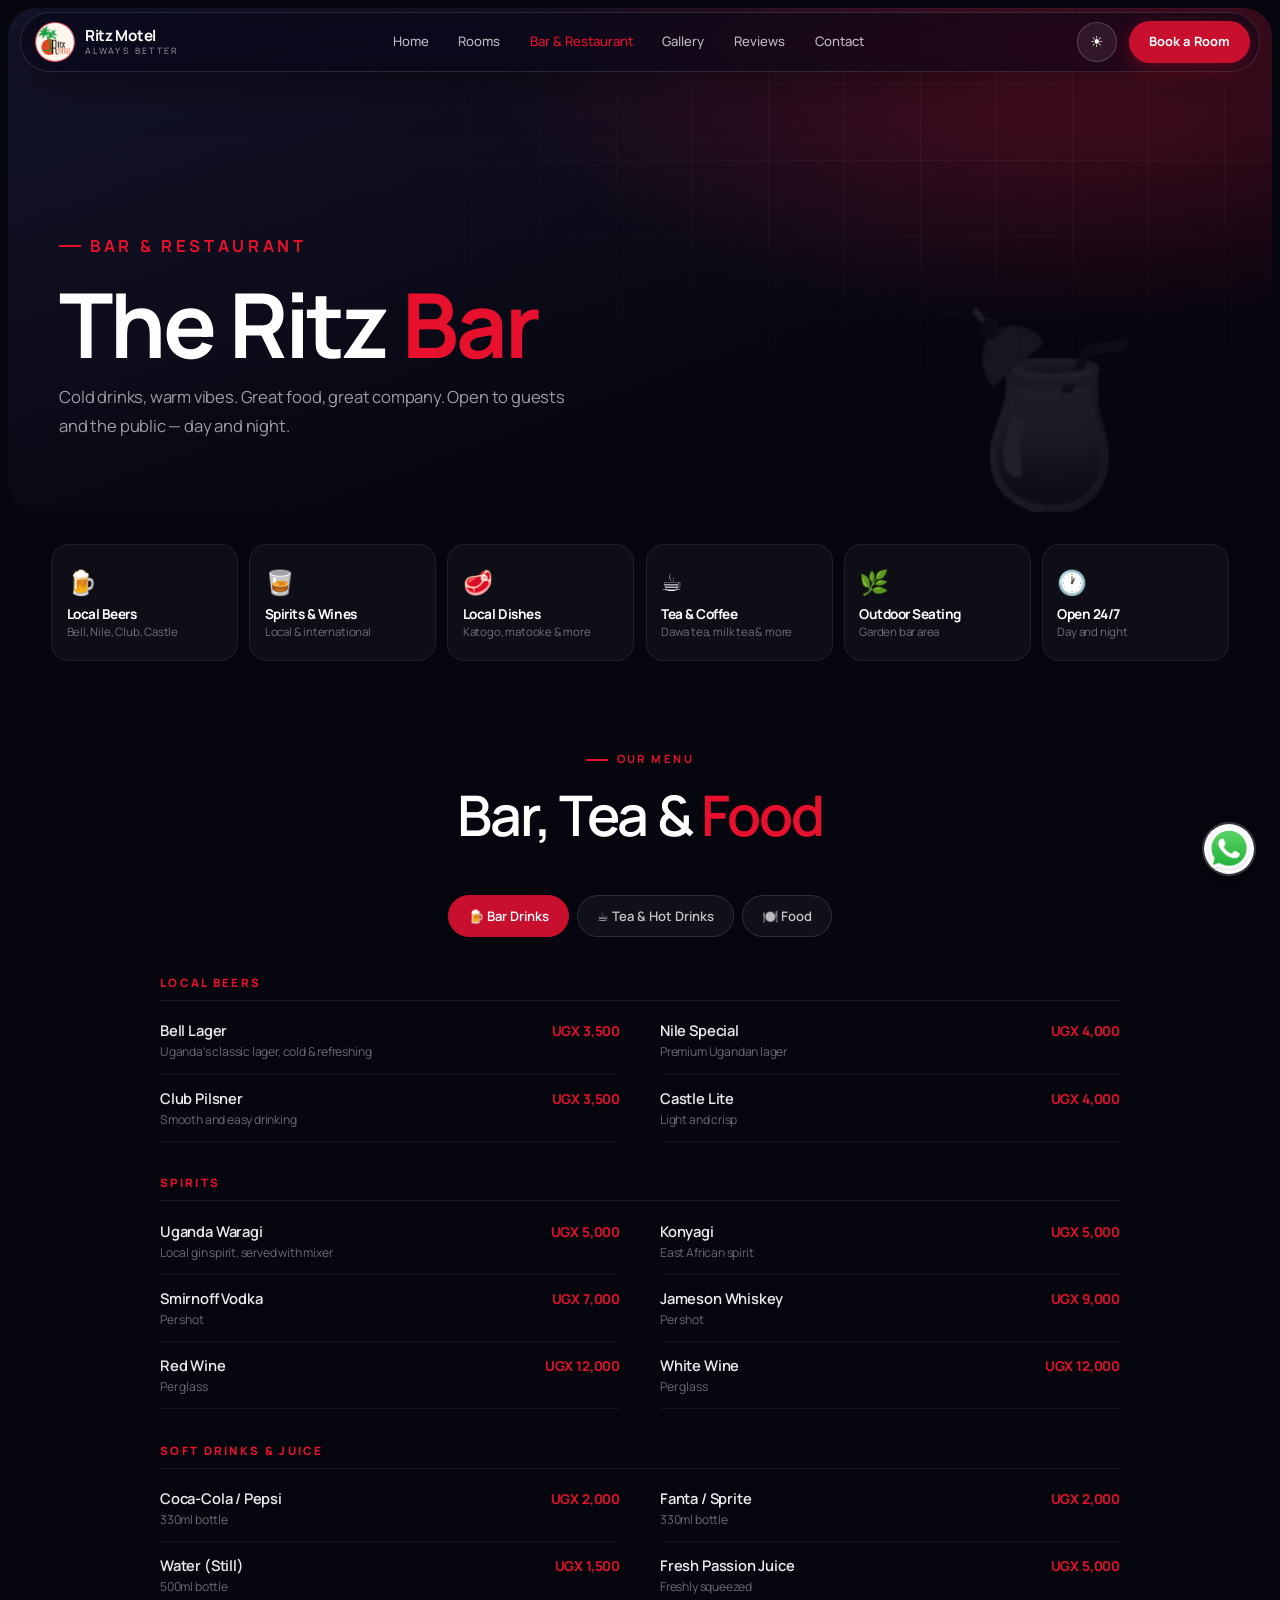
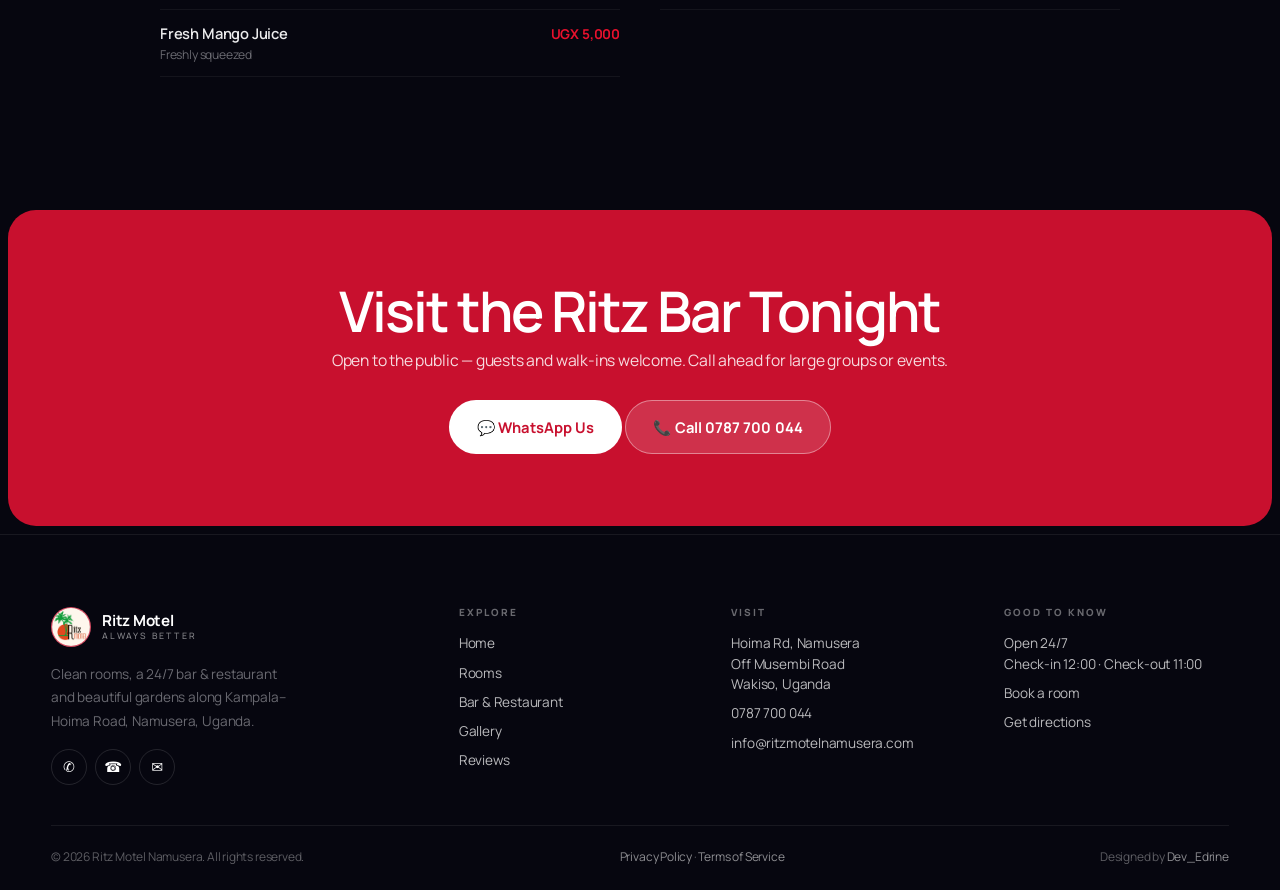
<file: bar.html>
<!DOCTYPE html>
<html lang="en">
<head>
<meta charset="UTF-8">
<meta name="viewport" content="width=device-width, initial-scale=1.0">
<title>Bar & Restaurant – Ritz Motel Namusera | Drinks, Food & Tea</title>
<meta name="description" content="Visit the Ritz Motel bar and restaurant. Cold beers, spirits, fresh juices, nyama choma, Ugandan dishes, tea & coffee. Open 24/7 to guests and the public.">
<meta name="robots" content="index, follow">
<link rel="canonical" href="https://ritzmotelnamusera.com/bar">
<meta property="og:type" content="website">
<meta property="og:url" content="https://ritzmotelnamusera.com/bar">
<meta property="og:title" content="Bar & Restaurant – Ritz Motel Namusera | Drinks, Food & Tea">
<meta property="og:description" content="Visit the Ritz Motel bar and restaurant. Cold beers, spirits, fresh juices, nyama choma, Ugandan dishes, tea & coffee. Open 24/7 to guests and the public.">
<meta property="og:image" content="https://ritzmotelnamusera.com/entrance_night.jpg">
<link rel="icon" type="image/jpeg" href="IMG_20260613_023639.jpg">
<link rel="preconnect" href="https://fonts.googleapis.com">
<link rel="preconnect" href="https://fonts.gstatic.com" crossorigin>
<link href="https://fonts.googleapis.com/css2?family=Manrope:wght@400;500;600;700;800&display=swap" rel="stylesheet">
<script>
(function () {
  var t = 'dark';
  try { t = localStorage.getItem('ritz-theme') || 'dark'; } catch (e) {}
  document.documentElement.setAttribute('data-theme', t);
})();
function toggleTheme() {
  var root = document.documentElement;
  var next = root.getAttribute('data-theme') === 'light' ? 'dark' : 'light';
  root.setAttribute('data-theme', next);
  try { localStorage.setItem('ritz-theme', next); } catch (e) {}
}
</script>
<link rel="stylesheet" href="style.css">
</head>
<body>

<!-- NAV -->
<nav>
  <div class="nav-logo">
    <img src="IMG_20260613_023639.jpg" class="logo-icon" alt="Ritz Motel logo">
    <div class="logo-text">Ritz Motel <span>Always Better</span></div>
  </div>
  <ul class="nav-links" id="navLinks">
    <li><a href="index.html">Home</a></li>
    <li><a href="rooms.html">Rooms</a></li>
    <li><a href="bar.html" style="color:var(--red);">Bar &amp; Restaurant</a></li>
    <li><a href="gallery.html">Gallery</a></li>
    <li><a href="reviews.html">Reviews</a></li>
    <li><a href="index.html#contact">Contact</a></li>
  </ul>
  <button class="theme-toggle" onclick="toggleTheme()" aria-label="Toggle dark and light mode" title="Toggle dark / light mode">
    <span class="tt-sun" aria-hidden="true">☀</span><span class="tt-moon" aria-hidden="true">☾</span>
  </button>
  <a href="book.html" class="nav-cta">Book a Room</a>
  <button class="nav-toggle" aria-label="Menu" onclick="document.getElementById('navLinks').classList.toggle('open')">☰</button>
</nav>

<!-- PAGE HERO -->
<section class="page-hero">
  <div class="page-hero-content">
    <p class="sec-label">Bar & Restaurant</p>
    <h1>The Ritz <em>Bar</em></h1>
    <p>Cold drinks, warm vibes. Great food, great company. Open to guests and the public — day and night.</p>
  </div>
  <div class="page-hero-deco">🍹</div>
</section>

<!-- BAR HIGHLIGHTS STRIP -->
<div class="bar-hero-strip">
  <div class="bhs-item"><div class="bhi">🍺</div><h4>Local Beers</h4><p>Bell, Nile, Club, Castle</p></div>
  <div class="bhs-item"><div class="bhi">🥃</div><h4>Spirits & Wines</h4><p>Local & international</p></div>
  <div class="bhs-item"><div class="bhi">🥩</div><h4>Local Dishes</h4><p>Katogo, matooke & more</p></div>
  <div class="bhs-item"><div class="bhi">☕</div><h4>Tea & Coffee</h4><p>Dawa tea, milk tea & more</p></div>
  <div class="bhs-item"><div class="bhi">🌿</div><h4>Outdoor Seating</h4><p>Garden bar area</p></div>
  <div class="bhs-item"><div class="bhi">🕐</div><h4>Open 24/7</h4><p>Day and night</p></div>
</div>

<!-- MENU SECTION -->
<section class="menu-section">
  <div class="sec-head">
    <p class="sec-label">Our Menu</p>
    <h2>Bar, Tea & <em>Food</em></h2>
  </div>

  <div class="menu-tabs">
    <button class="menu-tab active" onclick="switchTab('drinks', this)">🍺 Bar Drinks</button>
    <button class="menu-tab" onclick="switchTab('tea', this)">☕ Tea & Hot Drinks</button>
    <button class="menu-tab" onclick="switchTab('food', this)">🍽️ Food</button>
  </div>

  <!-- BAR DRINKS PANEL -->
  <div class="menu-panel active" id="tab-drinks">
    <div class="menu-cat">
      <h3>Local Beers</h3>
      <div class="menu-items-grid">
        <div class="menu-item"><div class="mi-left"><div class="mi-name">Bell Lager</div><div class="mi-desc">Uganda's classic lager, cold & refreshing</div></div><div class="mi-price">UGX 3,500</div></div>
        <div class="menu-item"><div class="mi-left"><div class="mi-name">Nile Special</div><div class="mi-desc">Premium Ugandan lager</div></div><div class="mi-price">UGX 4,000</div></div>
        <div class="menu-item"><div class="mi-left"><div class="mi-name">Club Pilsner</div><div class="mi-desc">Smooth and easy drinking</div></div><div class="mi-price">UGX 3,500</div></div>
        <div class="menu-item"><div class="mi-left"><div class="mi-name">Castle Lite</div><div class="mi-desc">Light and crisp</div></div><div class="mi-price">UGX 4,000</div></div>
      </div>
    </div>
    <div class="menu-cat">
      <h3>Spirits</h3>
      <div class="menu-items-grid">
        <div class="menu-item"><div class="mi-left"><div class="mi-name">Uganda Waragi</div><div class="mi-desc">Local gin spirit, served with mixer</div></div><div class="mi-price">UGX 5,000</div></div>
        <div class="menu-item"><div class="mi-left"><div class="mi-name">Konyagi</div><div class="mi-desc">East African spirit</div></div><div class="mi-price">UGX 5,000</div></div>
        <div class="menu-item"><div class="mi-left"><div class="mi-name">Smirnoff Vodka</div><div class="mi-desc">Per shot</div></div><div class="mi-price">UGX 7,000</div></div>
        <div class="menu-item"><div class="mi-left"><div class="mi-name">Jameson Whiskey</div><div class="mi-desc">Per shot</div></div><div class="mi-price">UGX 9,000</div></div>
        <div class="menu-item"><div class="mi-left"><div class="mi-name">Red Wine</div><div class="mi-desc">Per glass</div></div><div class="mi-price">UGX 12,000</div></div>
        <div class="menu-item"><div class="mi-left"><div class="mi-name">White Wine</div><div class="mi-desc">Per glass</div></div><div class="mi-price">UGX 12,000</div></div>
      </div>
    </div>
    <div class="menu-cat">
      <h3>Soft Drinks & Juice</h3>
      <div class="menu-items-grid">
        <div class="menu-item"><div class="mi-left"><div class="mi-name">Coca-Cola / Pepsi</div><div class="mi-desc">330ml bottle</div></div><div class="mi-price">UGX 2,000</div></div>
        <div class="menu-item"><div class="mi-left"><div class="mi-name">Fanta / Sprite</div><div class="mi-desc">330ml bottle</div></div><div class="mi-price">UGX 2,000</div></div>
        <div class="menu-item"><div class="mi-left"><div class="mi-name">Water (Still)</div><div class="mi-desc">500ml bottle</div></div><div class="mi-price">UGX 1,500</div></div>
        <div class="menu-item"><div class="mi-left"><div class="mi-name">Fresh Passion Juice</div><div class="mi-desc">Freshly squeezed</div></div><div class="mi-price">UGX 5,000</div></div>
        <div class="menu-item"><div class="mi-left"><div class="mi-name">Fresh Mango Juice</div><div class="mi-desc">Freshly squeezed</div></div><div class="mi-price">UGX 5,000</div></div>
      </div>
    </div>
  </div>

  <!-- TEA & HOT DRINKS PANEL -->
  <div class="menu-panel" id="tab-tea">
    <div class="menu-cat">
      <h3>Tea & Coffee</h3>
      <div class="menu-items-grid">
        <div class="menu-item"><div class="mi-left"><div class="mi-name">Black Tea</div><div class="mi-desc">Plain, no milk</div></div><div class="mi-price">UGX 3,000</div></div>
        <div class="menu-item"><div class="mi-left"><div class="mi-name">Milk Tea</div><div class="mi-desc">Tea with fresh milk</div></div><div class="mi-price">UGX 5,000</div></div>
        <div class="menu-item"><div class="mi-left"><div class="mi-name">Lemon Tea</div><div class="mi-desc">Tea with fresh lemon</div></div><div class="mi-price">UGX 5,000</div></div>
        <div class="menu-item"><div class="mi-left"><div class="mi-name">Dawa Tea</div><div class="mi-desc">Ginger, lemon & honey herbal tea</div></div><div class="mi-price">UGX 10,000</div></div>
        <div class="menu-item"><div class="mi-left"><div class="mi-name">Black Coffee</div><div class="mi-desc">Strong Ugandan coffee</div></div><div class="mi-price">UGX 8,000</div></div>
        <div class="menu-item"><div class="mi-left"><div class="mi-name">Milk Coffee</div><div class="mi-desc">Coffee with fresh milk</div></div><div class="mi-price">UGX 7,000</div></div>
        <div class="menu-item"><div class="mi-left"><div class="mi-name">Plain Milk</div><div class="mi-desc">Fresh whole milk, hot or cold</div></div><div class="mi-price">UGX 5,000</div></div>
        <div class="menu-item"><div class="mi-left"><div class="mi-name">Hot Water</div><div class="mi-desc">Per flask</div></div><div class="mi-price">UGX 1,500</div></div>
        <div class="menu-item"><div class="mi-left"><div class="mi-name">Honey (Extra)</div><div class="mi-desc">Added to any drink</div></div><div class="mi-price">UGX 1,000</div></div>
      </div>
    </div>
  </div>

  <!-- FOOD PANEL -->
  <div class="menu-panel" id="tab-food">
    <div class="menu-cat">
      <h3>Main Dishes</h3>
      <div class="menu-items-grid">
        <div class="menu-item"><div class="mi-left"><div class="mi-name">Chips & Chicken</div><div class="mi-desc">Served with salad/kachumbari</div></div><div class="mi-price">UGX 25,000</div></div>
        <div class="menu-item"><div class="mi-left"><div class="mi-name">Beef & Chips</div><div class="mi-desc">Served with salad/kachumbari</div></div><div class="mi-price">UGX 25,000</div></div>
        <div class="menu-item"><div class="mi-left"><div class="mi-name">Goat Meat & Chips</div><div class="mi-desc">Served with salad/kachumbari</div></div><div class="mi-price">UGX 30,000</div></div>
        <div class="menu-item"><div class="mi-left"><div class="mi-name">Fish & Chips</div><div class="mi-desc">Served with salad/kachumbari</div></div><div class="mi-price">UGX 35,000</div></div>
        <div class="menu-item"><div class="mi-left"><div class="mi-name">Gizzard & Liver</div><div class="mi-desc">Served with salad/kachumbari</div></div><div class="mi-price">UGX 30,000</div></div>
        <div class="menu-item"><div class="mi-left"><div class="mi-name">Meat Katogo + Matooke</div><div class="mi-desc">Traditional Ugandan dish</div></div><div class="mi-price">UGX 10,000</div></div>
      </div>
    </div>
    <div class="menu-cat">
      <h3>Light Bites</h3>
      <div class="menu-items-grid">
        <div class="menu-item"><div class="mi-left"><div class="mi-name">Plain Chips</div><div class="mi-desc">French fries</div></div><div class="mi-price">UGX 10,000</div></div>
        <div class="menu-item"><div class="mi-left"><div class="mi-name">Plain Chips with Salad</div><div class="mi-desc">Fries + kachumbari</div></div><div class="mi-price">UGX 10,000</div></div>
        <div class="menu-item"><div class="mi-left"><div class="mi-name">Potato Wedges</div><div class="mi-desc">Seasoned oven wedges</div></div><div class="mi-price">UGX 10,000</div></div>
        <div class="menu-item"><div class="mi-left"><div class="mi-name">2 Eggs</div><div class="mi-desc">Fried or boiled</div></div><div class="mi-price">UGX 5,000</div></div>
        <div class="menu-item"><div class="mi-left"><div class="mi-name">Beef Samosa (pair)</div><div class="mi-desc">Two beef-filled samosas</div></div><div class="mi-price">UGX 4,000</div></div>
        <div class="menu-item"><div class="mi-left"><div class="mi-name">Chicken Samosa (pair)</div><div class="mi-desc">Two chicken-filled samosas</div></div><div class="mi-price">UGX 5,000</div></div>
        <div class="menu-item"><div class="mi-left"><div class="mi-name">Bread (3/4 slices)</div><div class="mi-desc">Plain or with butter</div></div><div class="mi-price">UGX 3,000</div></div>
      </div>
    </div>
    <div class="menu-cat">
      <h3>Ugandan Staples</h3>
      <div class="menu-items-grid">
        <div class="menu-item"><div class="mi-left"><div class="mi-name">Plain Katogo (Veg) + Matooke</div><div class="mi-desc">Vegetable katogo, traditional style</div></div><div class="mi-price">UGX 10,000</div></div>
        <div class="menu-item"><div class="mi-left"><div class="mi-name">Rice</div><div class="mi-desc">Plain steamed rice</div></div><div class="mi-price">UGX 5,000</div></div>
        <div class="menu-item"><div class="mi-left"><div class="mi-name">Matooke</div><div class="mi-desc">Steamed green banana</div></div><div class="mi-price">UGX 10,000</div></div>
        <div class="menu-item"><div class="mi-left"><div class="mi-name">Cassava</div><div class="mi-desc">Boiled cassava</div></div><div class="mi-price">UGX 5,000</div></div>
        <div class="menu-item"><div class="mi-left"><div class="mi-name">Cowpeas</div><div class="mi-desc">Cooked cowpea beans</div></div><div class="mi-price">UGX 10,000</div></div>
      </div>
    </div>
    <div style="background:rgba(255,255,255,0.04);border:1px solid rgba(255,255,255,0.12);border-radius:12px;padding:16px 20px;margin-top:18px;font-size:13px;color:var(--muted);line-height:1.7;">
      <strong>📝 Note:</strong> All dishes are served with salad/kachumbari. The accompaniment can be changed to posho, rice, spaghetti, matooke, or cassava — just ask!
    </div>
  </div>
</section>

<!-- BOOKING BANNER -->
<section class="book-banner">
  <h2>Visit the Ritz Bar Tonight</h2>
  <p>Open to the public — guests and walk-ins welcome. Call ahead for large groups or events.</p>
  <a href="https://wa.me/256787700044?text=Hello%20Ritz%20Motel!%20I'd%20like%20to%20enquire%20about%20the%20bar%20and%20restaurant." class="btn-wa" target="_blank">💬 WhatsApp Us</a>
  <a href="tel:+256787700044" class="btn-call">📞 Call 0787 700 044</a>
</section>

<!-- FOOTER -->
<footer>
  <div class="footer-inner">
    <div class="footer-grid">
      <div class="footer-brand">
        <div class="nav-logo">
          <img src="IMG_20260613_023639.jpg" class="logo-icon" alt="Ritz Motel logo">
          <div class="logo-text">Ritz Motel <span>Always Better</span></div>
        </div>
        <p>Clean rooms, a 24/7 bar &amp; restaurant and beautiful gardens along Kampala–Hoima Road, Namusera, Uganda.</p>
        <div class="footer-social">
          <a href="https://wa.me/256787700044" aria-label="WhatsApp" target="_blank" rel="noopener">✆</a>
          <a href="tel:+256787700044" aria-label="Call">☎</a>
          <a href="mailto:info@ritzmotelnamusera.com" aria-label="Email">✉</a>
        </div>
      </div>
      <div class="footer-col">
        <h5>Explore</h5>
        <a href="index.html">Home</a>
        <a href="rooms.html">Rooms</a>
        <a href="bar.html">Bar &amp; Restaurant</a>
        <a href="gallery.html">Gallery</a>
        <a href="reviews.html">Reviews</a>
      </div>
      <div class="footer-col">
        <h5>Visit</h5>
        <p>Hoima Rd, Namusera<br>Off Musembi Road<br>Wakiso, Uganda</p>
        <a href="tel:+256787700044">0787 700 044</a>
        <a href="mailto:info@ritzmotelnamusera.com">info@ritzmotelnamusera.com</a>
      </div>
      <div class="footer-col">
        <h5>Good to know</h5>
        <p>Open 24/7<br>Check-in 12:00 · Check-out 11:00</p>
        <a href="book.html">Book a room</a>
        <a href="index.html#contact">Get directions</a>
      </div>
    </div>
    <div class="footer-bottom">
      <span>© 2026 Ritz Motel Namusera. All rights reserved.</span>
      <span><a href="privacy.html">Privacy Policy</a> · <a href="terms.html">Terms of Service</a></span>
      <span>Designed by <a href="https://wa.me/256761273024" target="_blank" rel="noopener">Dev_Edrine</a></span>
    </div>
  </div>
</footer>

<a href="https://wa.me/256787700044"><img src="images (4).jpeg" class="float-wa" title="Chat on WhatsApp"></a>

<script>

  function switchTab(tab, btn) {
    document.querySelectorAll('.menu-panel').forEach(p => p.classList.remove('active'));
    document.querySelectorAll('.menu-tab').forEach(b => b.classList.remove('active'));
    document.getElementById('tab-' + tab).classList.add('active');
    btn.classList.add('active');
  }
</script>
</body>
</html>
</file>
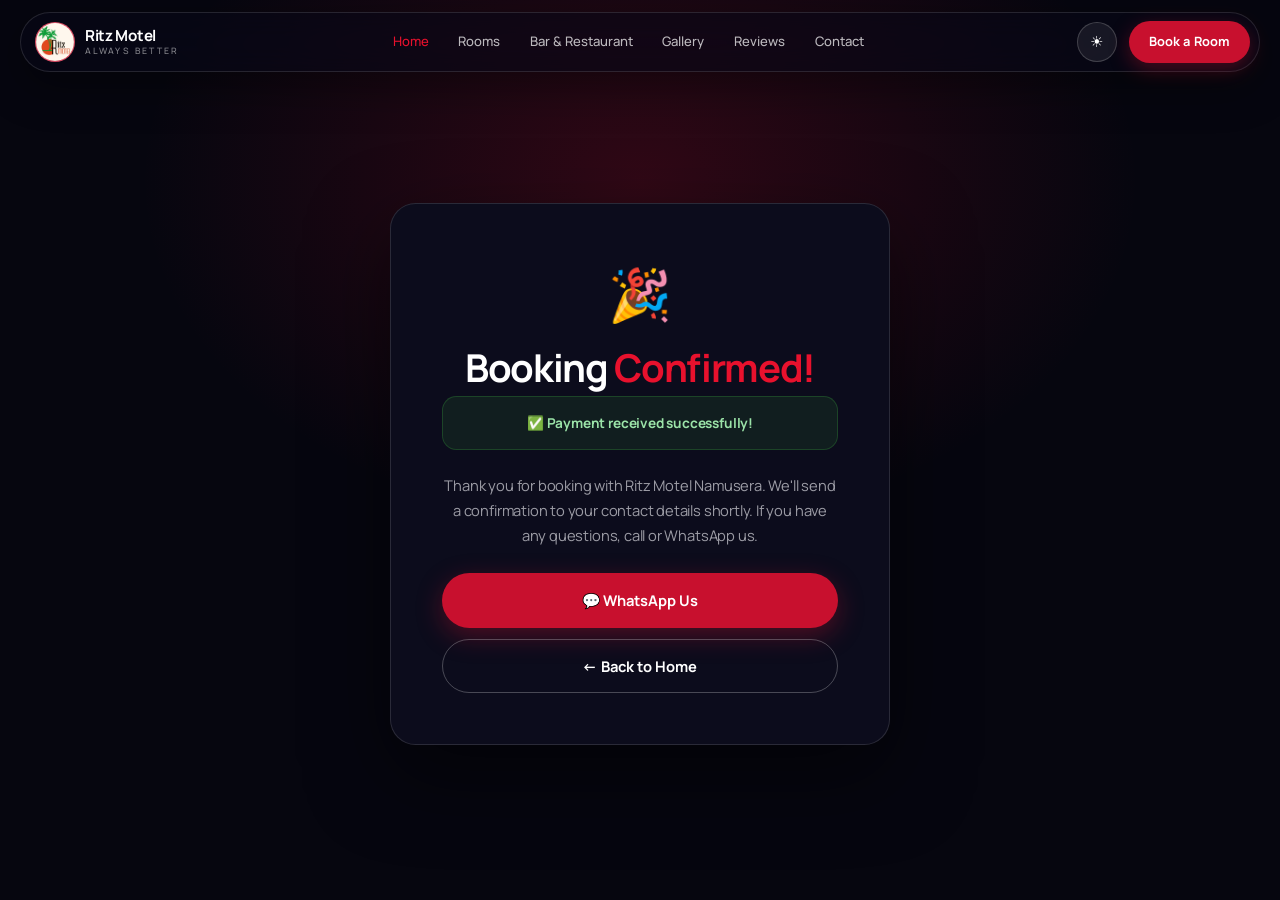
<file: booking-confirmed.html>
<!DOCTYPE html>
<html lang="en">
<head>
<meta charset="UTF-8">
<meta name="viewport" content="width=device-width, initial-scale=1.0">
<title>Booking Confirmed – Ritz Motel Namusera</title>
<link rel="preconnect" href="https://fonts.googleapis.com">
<link rel="preconnect" href="https://fonts.gstatic.com" crossorigin>
<link href="https://fonts.googleapis.com/css2?family=Manrope:wght@400;500;600;700;800&display=swap" rel="stylesheet">
<script>
(function () {
  var t = 'dark';
  try { t = localStorage.getItem('ritz-theme') || 'dark'; } catch (e) {}
  document.documentElement.setAttribute('data-theme', t);
})();
function toggleTheme() {
  var root = document.documentElement;
  var next = root.getAttribute('data-theme') === 'light' ? 'dark' : 'light';
  root.setAttribute('data-theme', next);
  try { localStorage.setItem('ritz-theme', next); } catch (e) {}
}
</script>
<link rel="stylesheet" href="style.css">

</head>
<body>
<nav>
  <div class="nav-logo">
    <img src="IMG_20260613_023639.jpg" class="logo-icon" alt="Ritz Motel logo">
    <div class="logo-text">Ritz Motel <span>Always Better</span></div>
  </div>
  <ul class="nav-links" id="navLinks">
    <li><a href="index.html" style="color:var(--red);">Home</a></li>
    <li><a href="rooms.html">Rooms</a></li>
    <li><a href="bar.html">Bar &amp; Restaurant</a></li>
    <li><a href="gallery.html">Gallery</a></li>
    <li><a href="reviews.html">Reviews</a></li>
    <li><a href="index.html#contact">Contact</a></li>
  </ul>
  <button class="theme-toggle" onclick="toggleTheme()" aria-label="Toggle dark and light mode" title="Toggle dark / light mode">
    <span class="tt-sun" aria-hidden="true">☀</span><span class="tt-moon" aria-hidden="true">☾</span>
  </button>
  <a href="book.html" class="nav-cta">Book a Room</a>
  <button class="nav-toggle" aria-label="Menu" onclick="document.getElementById('navLinks').classList.toggle('open')">☰</button>
</nav>

<div class="confirmed-wrap">
  <div class="confirmed-card">
    <div class="confirmed-icon">🎉</div>
    <h1>Booking <em>Confirmed!</em></h1>
    <div class="status-box" id="statusBox">
      <p id="statusText">✅ Payment received successfully!</p>
    </div>
    <p>Thank you for booking with Ritz Motel Namusera. We'll send a confirmation to your contact details shortly. If you have any questions, call or WhatsApp us.</p>
    <div class="confirmed-btns">
      <a href="https://wa.me/256787700044?text=Hello%20Ritz%20Motel!%20I%20just%20completed%20my%20booking%20payment." class="btn-red" target="_blank">💬 WhatsApp Us</a>
      <a href="index.html" class="btn-outline-red">← Back to Home</a>
    </div>
  </div>
</div>

<script>
  // Read status from URL params
  const params = new URLSearchParams(window.location.search);
  const status = params.get('OrderPaymentStatus') || params.get('status');
  const ref = params.get('OrderMerchantReference') || params.get('ref');
  
  if (status && status.toLowerCase() !== 'completed') {
    document.getElementById('statusBox').style.background = '#FFF3E0';
    document.getElementById('statusText').style.color = '#E65100';
    document.getElementById('statusText').textContent = '⏳ Payment is being processed. We will confirm once complete.';
  }
  if (ref) {
    const p = document.createElement('p');
    p.style.cssText = 'font-size:12px;color:#999;margin-top:16px;';
    p.textContent = `Reference: ${ref}`;
    document.querySelector('.confirmed-card').appendChild(p);
  }
</script>
</body>
</html>
</file>
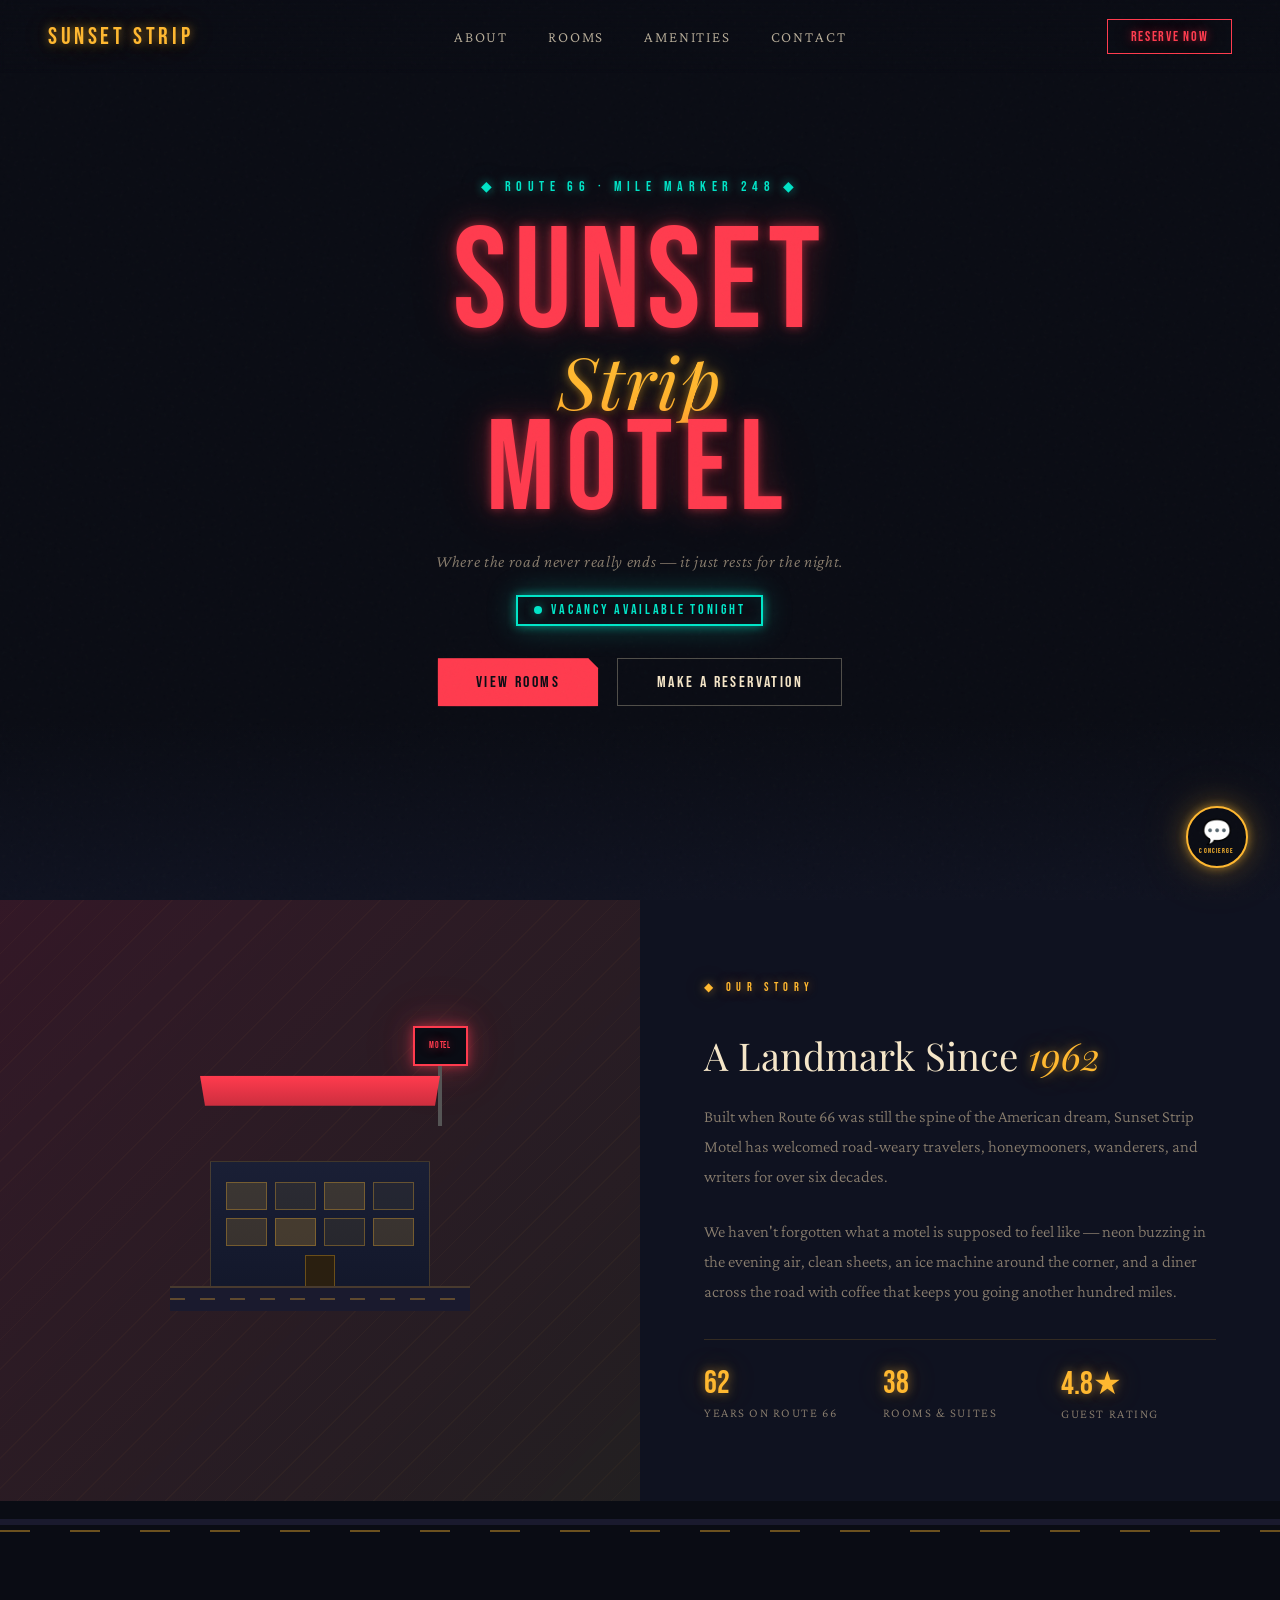
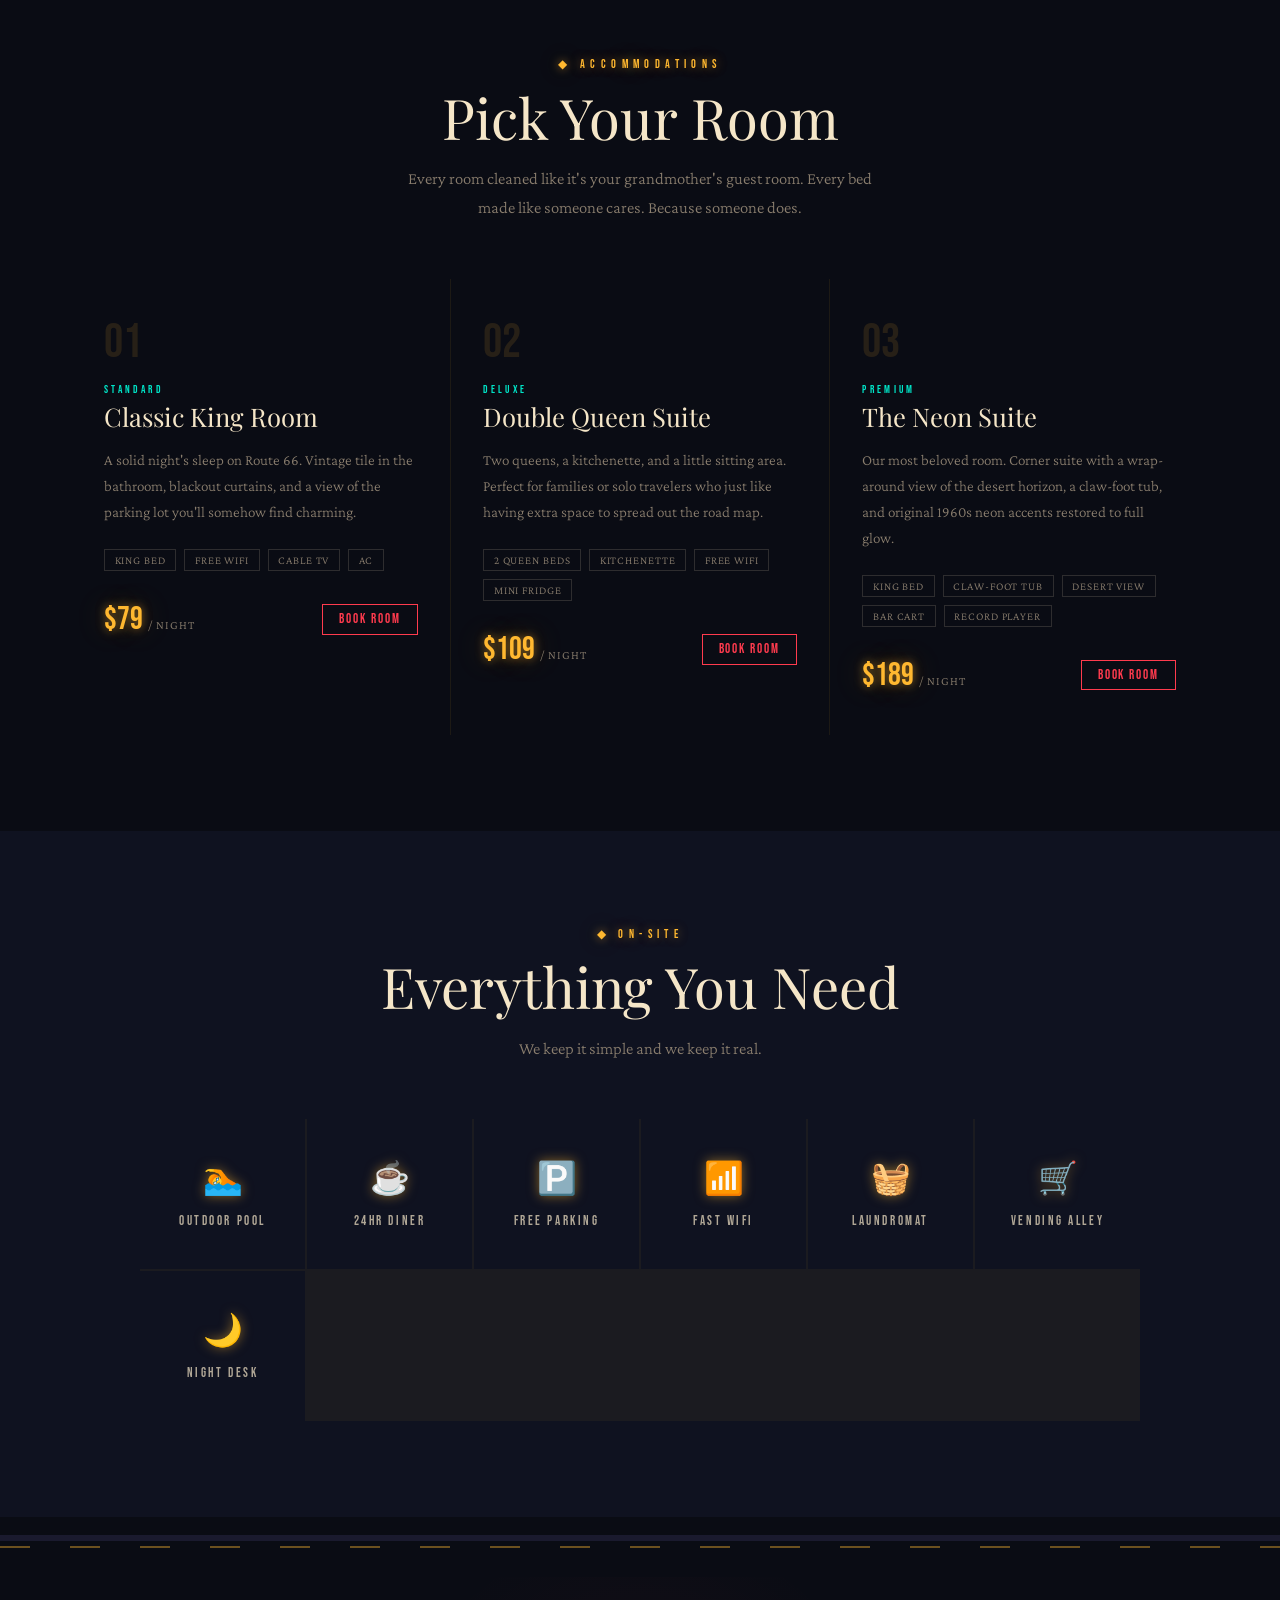
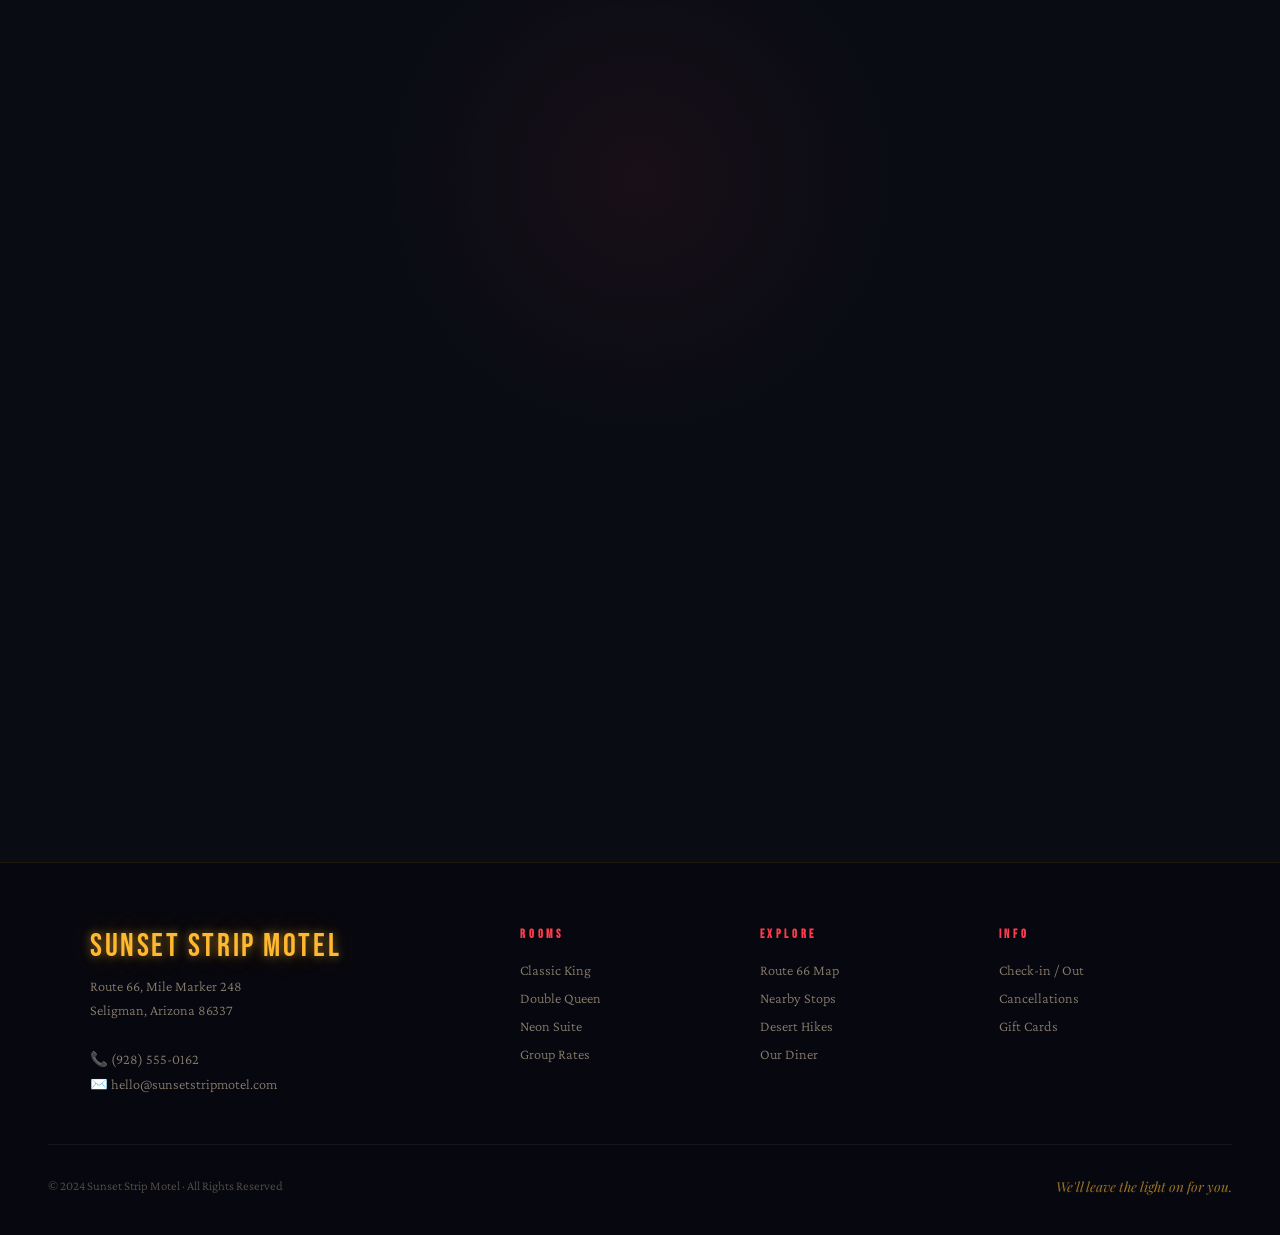
<file: indexx.html>
<!DOCTYPE html>
<html lang="en">
<head>
<meta charset="UTF-8">
<meta name="viewport" content="width=device-width, initial-scale=1.0">
<title>Sunset Strip Motel — Route 66</title>
<link rel="preconnect" href="https://fonts.googleapis.com">
<link href="https://fonts.googleapis.com/css2?family=Playfair+Display:ital,wght@0,400;0,700;1,400&family=Bebas+Neue&family=Crimson+Pro:ital,wght@0,300;0,400;1,300&display=swap" rel="stylesheet">

<style>
  *, *::before, *::after { box-sizing: border-box; margin: 0; padding: 0; }

  :root {
    --night: #0a0c14;
    --deep: #0f1220;
    --neon-red: #ff3b4e;
    --neon-amber: #ffb830;
    --neon-teal: #00e5c8;
    --neon-pink: #ff6b9d;
    --cream: #f5e6c8;
    --muted: #8a7e6e;
    --glow-red: 0 0 10px #ff3b4e88, 0 0 30px #ff3b4e44, 0 0 60px #ff3b4e22;
    --glow-amber: 0 0 10px #ffb83088, 0 0 30px #ffb83044, 0 0 60px #ffb83022;
    --glow-teal: 0 0 10px #00e5c888, 0 0 30px #00e5c844;
  }

  html { scroll-behavior: smooth; }

  body {
    background: var(--night);
    color: var(--cream);
    font-family: 'Crimson Pro', Georgia, serif;
    font-weight: 300;
    overflow-x: hidden;
    cursor: default;
  }

  /* ── NOISE OVERLAY ── */
  body::before {
    content: '';
    position: fixed;
    inset: 0;
    background-image: url("data:image/svg+xml,%3Csvg viewBox='0 0 256 256' xmlns='http://www.w3.org/2000/svg'%3E%3Cfilter id='noise'%3E%3CfeTurbulence type='fractalNoise' baseFrequency='0.9' numOctaves='4' stitchTiles='stitch'/%3E%3C/filter%3E%3Crect width='100%25' height='100%25' filter='url(%23noise)' opacity='0.04'/%3E%3C/svg%3E");
    pointer-events: none;
    z-index: 9999;
    opacity: 0.5;
  }

  /* ── NAV ── */
  nav {
    position: fixed;
    top: 0; left: 0; right: 0;
    z-index: 100;
    display: flex;
    align-items: center;
    justify-content: space-between;
    padding: 1.2rem 3rem;
    background: linear-gradient(to bottom, rgba(10,12,20,0.95), transparent);
    backdrop-filter: blur(2px);
  }

  .nav-logo {
    font-family: 'Bebas Neue', sans-serif;
    font-size: 1.5rem;
    letter-spacing: 0.15em;
    color: var(--neon-amber);
    text-shadow: var(--glow-amber);
  }

  .nav-links {
    display: flex;
    gap: 2.5rem;
    list-style: none;
  }

  .nav-links a {
    font-family: 'Crimson Pro', serif;
    font-size: 0.95rem;
    letter-spacing: 0.12em;
    text-transform: uppercase;
    color: var(--cream);
    text-decoration: none;
    opacity: 0.75;
    transition: opacity 0.2s, color 0.2s;
  }

  .nav-links a:hover {
    opacity: 1;
    color: var(--neon-amber);
  }

  .nav-book {
    background: transparent;
    border: 1px solid var(--neon-red);
    color: var(--neon-red);
    font-family: 'Bebas Neue', sans-serif;
    letter-spacing: 0.12em;
    font-size: 0.9rem;
    padding: 0.5rem 1.4rem;
    cursor: pointer;
    transition: background 0.2s, box-shadow 0.2s;
    text-shadow: var(--glow-red);
    box-shadow: inset 0 0 0 0 var(--neon-red);
  }

  .nav-book:hover {
    background: var(--neon-red);
    color: var(--night);
    box-shadow: var(--glow-red);
    text-shadow: none;
  }

  /* ── HERO ── */
  #hero {
    min-height: 100vh;
    display: grid;
    grid-template-rows: 1fr;
    place-items: center;
    position: relative;
    overflow: hidden;
    padding-top: 5rem;
  }

  /* Stars */
  #hero::before {
    content: '';
    position: absolute;
    inset: 0;
    background:
      radial-gradient(1px 1px at 10% 15%, #fff8 0, transparent 0),
      radial-gradient(1px 1px at 25% 40%, #fff6 0, transparent 0),
      radial-gradient(1.5px 1.5px at 40% 8%, #fff9 0, transparent 0),
      radial-gradient(1px 1px at 60% 30%, #fff7 0, transparent 0),
      radial-gradient(1px 1px at 75% 12%, #fff8 0, transparent 0),
      radial-gradient(1.5px 1.5px at 85% 55%, #fff6 0, transparent 0),
      radial-gradient(1px 1px at 90% 20%, #fff9 0, transparent 0),
      radial-gradient(1px 1px at 15% 65%, #fff5 0, transparent 0),
      radial-gradient(2px 2px at 50% 50%, #fff4 0, transparent 0),
      radial-gradient(1px 1px at 35% 80%, #fff6 0, transparent 0);
    animation: twinkle 6s infinite alternate;
  }

  @keyframes twinkle {
    0% { opacity: 0.6; }
    50% { opacity: 1; }
    100% { opacity: 0.7; }
  }

  /* Road gradient at bottom */
  #hero::after {
    content: '';
    position: absolute;
    bottom: 0; left: 0; right: 0;
    height: 180px;
    background: linear-gradient(to top, rgba(15,18,32,1) 0%, transparent 100%);
  }

  .hero-content {
    position: relative;
    z-index: 2;
    text-align: center;
    display: flex;
    flex-direction: column;
    align-items: center;
    gap: 1.5rem;
    animation: fadeUp 1.2s ease both;
  }

  @keyframes fadeUp {
    from { opacity: 0; transform: translateY(30px); }
    to { opacity: 1; transform: translateY(0); }
  }

  .hero-eyebrow {
    font-family: 'Bebas Neue', sans-serif;
    font-size: 0.85rem;
    letter-spacing: 0.4em;
    color: var(--neon-teal);
    text-shadow: var(--glow-teal);
    animation: fadeUp 1s 0.2s both;
  }

  /* NEON SIGN */
  .neon-sign {
    line-height: 0.9;
    animation: fadeUp 1s 0.4s both;
  }

  .neon-sign .line1 {
    font-family: 'Bebas Neue', sans-serif;
    font-size: clamp(4rem, 12vw, 9rem);
    letter-spacing: 0.05em;
    color: var(--neon-red);
    text-shadow: var(--glow-red);
    display: block;
    animation: flicker 8s 3s infinite;
  }

  .neon-sign .line2 {
    font-family: 'Playfair Display', serif;
    font-style: italic;
    font-size: clamp(2rem, 6vw, 4.5rem);
    color: var(--neon-amber);
    text-shadow: var(--glow-amber);
    display: block;
    letter-spacing: 0.02em;
  }

  .neon-sign .line3 {
    font-family: 'Bebas Neue', sans-serif;
    font-size: clamp(3.5rem, 10vw, 8rem);
    letter-spacing: 0.08em;
    color: var(--neon-red);
    text-shadow: var(--glow-red);
    display: block;
    animation: flicker 8s 5s infinite;
  }

  @keyframes flicker {
    0%, 97%, 100% { opacity: 1; }
    98% { opacity: 0.6; }
    98.5% { opacity: 1; }
    99% { opacity: 0.4; }
    99.5% { opacity: 1; }
  }

  .hero-tag {
    font-size: 1.05rem;
    color: var(--muted);
    font-style: italic;
    letter-spacing: 0.04em;
    animation: fadeUp 1s 0.6s both;
  }

  .hero-cta {
    display: flex;
    gap: 1.2rem;
    margin-top: 0.5rem;
    animation: fadeUp 1s 0.8s both;
  }

  .btn-primary {
    background: var(--neon-red);
    color: var(--night);
    border: none;
    font-family: 'Bebas Neue', sans-serif;
    font-size: 1rem;
    letter-spacing: 0.15em;
    padding: 0.85rem 2.4rem;
    cursor: pointer;
    box-shadow: var(--glow-red);
    transition: transform 0.2s, box-shadow 0.2s;
    clip-path: polygon(0 0, calc(100% - 10px) 0, 100% 10px, 100% 100%, 0 100%);
  }

  .btn-primary:hover {
    transform: translateY(-2px);
    box-shadow: 0 0 20px #ff3b4eaa, 0 0 50px #ff3b4e66;
  }

  .btn-ghost {
    background: transparent;
    color: var(--cream);
    border: 1px solid rgba(245,230,200,0.3);
    font-family: 'Bebas Neue', sans-serif;
    font-size: 1rem;
    letter-spacing: 0.15em;
    padding: 0.85rem 2.4rem;
    cursor: pointer;
    transition: border-color 0.2s, color 0.2s;
  }

  .btn-ghost:hover {
    border-color: var(--cream);
    color: var(--cream);
  }

  /* Vacancy sign */
  .vacancy-badge {
    display: inline-flex;
    align-items: center;
    gap: 0.6rem;
    border: 2px solid var(--neon-teal);
    color: var(--neon-teal);
    font-family: 'Bebas Neue', sans-serif;
    font-size: 0.85rem;
    letter-spacing: 0.2em;
    padding: 0.35rem 1rem;
    box-shadow: var(--glow-teal), inset 0 0 15px rgba(0,229,200,0.08);
    animation: fadeUp 1s 1s both, pulse-teal 2s 2s infinite;
  }

  @keyframes pulse-teal {
    0%, 100% { box-shadow: var(--glow-teal), inset 0 0 15px rgba(0,229,200,0.08); }
    50% { box-shadow: 0 0 20px #00e5c8aa, 0 0 50px #00e5c866, inset 0 0 15px rgba(0,229,200,0.15); }
  }

  .vacancy-dot {
    width: 8px; height: 8px;
    background: var(--neon-teal);
    border-radius: 50%;
    animation: blink 1s infinite;
    box-shadow: var(--glow-teal);
  }

  @keyframes blink { 0%,100%{opacity:1} 50%{opacity:0.2} }

  /* Road element */
  .road {
    position: absolute;
    bottom: 0; left: 50%;
    transform: translateX(-50%);
    width: 200px;
    height: 120px;
    z-index: 1;
    opacity: 0.35;
  }

  /* ── SECTION COMMONS ── */
  section {
    padding: 6rem 2rem;
  }

  .section-label {
    font-family: 'Bebas Neue', sans-serif;
    font-size: 0.75rem;
    letter-spacing: 0.45em;
    color: var(--neon-amber);
    text-shadow: var(--glow-amber);
    text-align: center;
    margin-bottom: 0.8rem;
  }

  .section-title {
    font-family: 'Playfair Display', serif;
    font-size: clamp(2rem, 5vw, 3.5rem);
    text-align: center;
    font-weight: 400;
    margin-bottom: 1rem;
    line-height: 1.15;
  }

  .section-sub {
    text-align: center;
    color: var(--muted);
    font-size: 1.05rem;
    max-width: 500px;
    margin: 0 auto 3.5rem;
    line-height: 1.7;
  }

  /* ── ABOUT STRIP ── */
  #about {
    background: var(--deep);
    display: grid;
    grid-template-columns: 1fr 1fr;
    gap: 0;
    padding: 0;
    min-height: 420px;
    overflow: hidden;
  }

  .about-visual {
    background:
      linear-gradient(135deg, rgba(255,59,78,0.15) 0%, rgba(255,184,48,0.08) 100%),
      repeating-linear-gradient(
        -45deg,
        transparent,
        transparent 20px,
        rgba(255,184,48,0.03) 20px,
        rgba(255,184,48,0.03) 21px
      );
    display: flex;
    align-items: center;
    justify-content: center;
    position: relative;
    overflow: hidden;
    min-height: 420px;
  }

  .motel-illustration {
    width: 100%;
    height: 100%;
    display: flex;
    align-items: center;
    justify-content: center;
    padding: 3rem;
  }

  /* Simple SVG-style motel art via CSS */
  .motel-art {
    position: relative;
    width: 260px;
    height: 200px;
  }

  .motel-building {
    position: absolute;
    bottom: 0; left: 50%;
    transform: translateX(-50%);
    width: 220px;
    height: 140px;
    background: linear-gradient(to bottom, #1a1f35, #12172a);
    border: 1px solid rgba(255,184,48,0.2);
  }

  .motel-roof {
    position: absolute;
    top: -25px; left: 50%;
    transform: translateX(-50%);
    width: 240px;
    height: 30px;
    background: linear-gradient(to bottom, #ff3b4e, #cc2e3e);
    box-shadow: var(--glow-red);
    clip-path: polygon(5px 100%, 0 0, 100% 0, calc(100% - 5px) 100%);
  }

  .motel-sign-art {
    position: absolute;
    top: -75px; right: -20px;
    width: 60px;
    height: 100px;
    display: flex;
    flex-direction: column;
    align-items: center;
  }

  .sign-pole {
    width: 4px;
    height: 60px;
    background: #555;
    margin-top: auto;
  }

  .sign-box {
    width: 55px;
    height: 40px;
    background: var(--night);
    border: 2px solid var(--neon-red);
    display: flex;
    align-items: center;
    justify-content: center;
    font-family: 'Bebas Neue', sans-serif;
    font-size: 0.55rem;
    letter-spacing: 0.08em;
    color: var(--neon-red);
    text-shadow: var(--glow-red);
    box-shadow: var(--glow-red);
    animation: flicker 8s 2s infinite;
  }

  .motel-windows {
    display: grid;
    grid-template-columns: repeat(4, 1fr);
    gap: 8px;
    padding: 20px 15px 30px;
  }

  .motel-window {
    height: 28px;
    background: rgba(255,184,48,0.15);
    border: 1px solid rgba(255,184,48,0.3);
    animation: window-glow 3s infinite alternate;
  }

  .motel-window:nth-child(2) { animation-delay: 0.5s; background: rgba(255,184,48,0.08); }
  .motel-window:nth-child(3) { animation-delay: 1.2s; }
  .motel-window:nth-child(4) { animation-delay: 0.8s; background: rgba(255,184,48,0.05); }
  .motel-window:nth-child(5) { animation-delay: 1.5s; }
  .motel-window:nth-child(6) { animation-delay: 0.3s; background: rgba(255,184,48,0.2); }
  .motel-window:nth-child(7) { animation-delay: 1s; background: rgba(255,184,48,0.08); }
  .motel-window:nth-child(8) { animation-delay: 0.7s; }

  @keyframes window-glow {
    from { background: rgba(255,184,48,0.08); }
    to { background: rgba(255,184,48,0.25); }
  }

  .motel-door {
    position: absolute;
    bottom: 0; left: 50%;
    transform: translateX(-50%);
    width: 30px;
    height: 45px;
    background: #2a1f10;
    border: 1px solid rgba(255,184,48,0.3);
    border-bottom: none;
  }

  .road-art {
    position: absolute;
    bottom: -10px; left: 50%;
    transform: translateX(-50%);
    width: 300px;
    height: 25px;
    background: #1a1a2e;
    border-top: 2px solid rgba(255,184,48,0.2);
  }

  .road-dashes {
    position: absolute;
    top: 50%; left: 0; right: 0;
    transform: translateY(-50%);
    height: 2px;
    background: repeating-linear-gradient(
      to right,
      rgba(255,184,48,0.3) 0, rgba(255,184,48,0.3) 15px,
      transparent 15px, transparent 30px
    );
  }

  .about-text {
    padding: 5rem 4rem;
    display: flex;
    flex-direction: column;
    justify-content: center;
    gap: 1.5rem;
  }

  .about-text h2 {
    font-family: 'Playfair Display', serif;
    font-size: 2.4rem;
    font-weight: 400;
    line-height: 1.2;
  }

  .about-text h2 em {
    color: var(--neon-amber);
    font-style: italic;
    text-shadow: var(--glow-amber);
  }

  .about-text p {
    color: var(--muted);
    line-height: 1.8;
    font-size: 1.05rem;
  }

  .about-stats {
    display: grid;
    grid-template-columns: repeat(3, 1fr);
    gap: 1.5rem;
    margin-top: 0.5rem;
    border-top: 1px solid rgba(255,184,48,0.15);
    padding-top: 1.5rem;
  }

  .stat-num {
    font-family: 'Bebas Neue', sans-serif;
    font-size: 2rem;
    color: var(--neon-amber);
    text-shadow: var(--glow-amber);
    display: block;
  }

  .stat-label {
    font-size: 0.8rem;
    letter-spacing: 0.12em;
    text-transform: uppercase;
    color: var(--muted);
  }

  /* ── ROOMS ── */
  #rooms {
    background: var(--night);
    max-width: 1200px;
    margin: 0 auto;
  }

  .rooms-grid {
    display: grid;
    grid-template-columns: repeat(auto-fit, minmax(300px, 1fr));
    gap: 1.5px;
    background: rgba(255,184,48,0.08);
  }

  .room-card {
    background: var(--night);
    padding: 2.5rem 2rem;
    position: relative;
    transition: background 0.3s;
    overflow: hidden;
    cursor: pointer;
  }

  .room-card::before {
    content: '';
    position: absolute;
    top: 0; left: 0; right: 0;
    height: 2px;
    background: var(--neon-amber);
    transform: scaleX(0);
    transform-origin: left;
    transition: transform 0.4s ease;
  }

  .room-card:hover { background: #0f1220; }
  .room-card:hover::before { transform: scaleX(1); }

  .room-num {
    font-family: 'Bebas Neue', sans-serif;
    font-size: 3rem;
    color: rgba(255,184,48,0.12);
    line-height: 1;
    margin-bottom: 1rem;
    transition: color 0.3s;
  }

  .room-card:hover .room-num { color: rgba(255,184,48,0.25); }

  .room-type {
    font-family: 'Bebas Neue', sans-serif;
    font-size: 0.7rem;
    letter-spacing: 0.3em;
    color: var(--neon-teal);
    margin-bottom: 0.4rem;
  }

  .room-name {
    font-family: 'Playfair Display', serif;
    font-size: 1.6rem;
    font-weight: 400;
    margin-bottom: 1rem;
    line-height: 1.15;
  }

  .room-desc {
    color: var(--muted);
    font-size: 0.95rem;
    line-height: 1.7;
    margin-bottom: 1.5rem;
  }

  .room-amenities {
    display: flex;
    flex-wrap: wrap;
    gap: 0.5rem;
    margin-bottom: 1.8rem;
  }

  .amenity-tag {
    font-size: 0.7rem;
    letter-spacing: 0.08em;
    text-transform: uppercase;
    padding: 0.25rem 0.6rem;
    border: 1px solid rgba(245,230,200,0.15);
    color: var(--muted);
  }

  .room-footer {
    display: flex;
    align-items: center;
    justify-content: space-between;
  }

  .room-price {
    display: flex;
    align-items: baseline;
    gap: 0.3rem;
  }

  .price-val {
    font-family: 'Bebas Neue', sans-serif;
    font-size: 2rem;
    color: var(--neon-amber);
    text-shadow: var(--glow-amber);
  }

  .price-unit {
    font-size: 0.75rem;
    color: var(--muted);
    letter-spacing: 0.08em;
    text-transform: uppercase;
  }

  .room-btn {
    font-family: 'Bebas Neue', sans-serif;
    font-size: 0.8rem;
    letter-spacing: 0.15em;
    color: var(--neon-red);
    background: none;
    border: 1px solid var(--neon-red);
    padding: 0.4rem 1rem;
    cursor: pointer;
    transition: all 0.2s;
  }

  .room-btn:hover {
    background: var(--neon-red);
    color: var(--night);
    box-shadow: var(--glow-red);
  }

  /* ── AMENITIES ── */
  #amenities {
    background: var(--deep);
    text-align: center;
  }

  .amenities-grid {
    display: grid;
    grid-template-columns: repeat(auto-fit, minmax(160px, 1fr));
    gap: 2px;
    max-width: 1000px;
    margin: 0 auto;
    background: rgba(255,184,48,0.05);
  }

  .amenity-item {
    background: var(--deep);
    padding: 2.5rem 1.5rem;
    display: flex;
    flex-direction: column;
    align-items: center;
    gap: 1rem;
    transition: background 0.3s;
  }

  .amenity-item:hover { background: #141826; }

  .amenity-icon {
    font-size: 2rem;
    filter: drop-shadow(0 0 6px rgba(255,184,48,0.5));
  }

  .amenity-name {
    font-family: 'Bebas Neue', sans-serif;
    font-size: 0.8rem;
    letter-spacing: 0.2em;
    color: var(--cream);
    opacity: 0.7;
  }

  /* ── BOOKING ── */
  #booking {
    background: var(--night);
    position: relative;
    overflow: hidden;
  }

  #booking::before {
    content: '';
    position: absolute;
    top: -100px; left: 50%;
    transform: translateX(-50%);
    width: 600px;
    height: 600px;
    background: radial-gradient(circle, rgba(255,59,78,0.06) 0%, transparent 60%);
    pointer-events: none;
  }

  .booking-inner {
    max-width: 700px;
    margin: 0 auto;
    position: relative;
  }

  .booking-form {
    background: var(--deep);
    border: 1px solid rgba(255,184,48,0.15);
    padding: 3rem;
    display: grid;
    grid-template-columns: 1fr 1fr;
    gap: 1.5rem;
  }

  .booking-form .full-width { grid-column: 1 / -1; }

  .form-group {
    display: flex;
    flex-direction: column;
    gap: 0.4rem;
  }

  .form-label {
    font-family: 'Bebas Neue', sans-serif;
    font-size: 0.7rem;
    letter-spacing: 0.25em;
    color: var(--muted);
  }

  .form-input, .form-select {
    background: rgba(255,255,255,0.04);
    border: 1px solid rgba(255,184,48,0.2);
    color: var(--cream);
    font-family: 'Crimson Pro', serif;
    font-size: 1rem;
    padding: 0.75rem 1rem;
    outline: none;
    transition: border-color 0.2s;
    appearance: none;
  }

  .form-input:focus, .form-select:focus {
    border-color: var(--neon-amber);
  }

  .form-input::placeholder { color: var(--muted); opacity: 0.5; }

  .form-select option { background: var(--deep); }

  .submit-btn {
    width: 100%;
    padding: 1rem;
    background: var(--neon-red);
    color: var(--night);
    border: none;
    font-family: 'Bebas Neue', sans-serif;
    font-size: 1.1rem;
    letter-spacing: 0.2em;
    cursor: pointer;
    transition: box-shadow 0.2s, transform 0.2s;
    box-shadow: var(--glow-red);
    clip-path: polygon(0 0, calc(100% - 12px) 0, 100% 12px, 100% 100%, 12px 100%, 0 calc(100% - 12px));
  }

  .submit-btn:hover {
    transform: translateY(-2px);
    box-shadow: 0 0 25px #ff3b4eaa, 0 0 60px #ff3b4e55;
  }

  /* ── DIVIDER ── */
  .road-divider {
    height: 60px;
    background:
      linear-gradient(to bottom, var(--night) 30%, #1a1a2e 30%, #1a1a2e 40%, var(--night) 40%);
    position: relative;
    overflow: hidden;
  }

  .road-divider::after {
    content: '';
    position: absolute;
    top: 50%; left: 0; right: 0;
    height: 2px;
    transform: translateY(-50%);
    background: repeating-linear-gradient(
      to right,
      rgba(255,184,48,0.4) 0, rgba(255,184,48,0.4) 30px,
      transparent 30px, transparent 70px
    );
    animation: road-move 3s linear infinite;
  }

  @keyframes road-move {
    from { transform: translateY(-50%) translateX(0); }
    to { transform: translateY(-50%) translateX(-70px); }
  }

  /* ── FOOTER ── */
  footer {
    background: #07080f;
    padding: 4rem 3rem 2.5rem;
    border-top: 1px solid rgba(255,184,48,0.1);
  }

  .footer-inner {
    max-width: 1100px;
    margin: 0 auto;
    display: grid;
    grid-template-columns: 2fr 1fr 1fr 1fr;
    gap: 3rem;
    margin-bottom: 3rem;
  }

  .footer-brand .brand-name {
    font-family: 'Bebas Neue', sans-serif;
    font-size: 2rem;
    letter-spacing: 0.08em;
    color: var(--neon-amber);
    text-shadow: var(--glow-amber);
    display: block;
    margin-bottom: 0.5rem;
  }

  .footer-brand p {
    color: var(--muted);
    font-size: 0.9rem;
    line-height: 1.7;
    max-width: 260px;
  }

  .footer-col h4 {
    font-family: 'Bebas Neue', sans-serif;
    font-size: 0.75rem;
    letter-spacing: 0.3em;
    color: var(--neon-red);
    margin-bottom: 1.2rem;
  }

  .footer-col ul {
    list-style: none;
    display: flex;
    flex-direction: column;
    gap: 0.7rem;
  }

  .footer-col ul a {
    color: var(--muted);
    text-decoration: none;
    font-size: 0.9rem;
    transition: color 0.2s;
  }

  .footer-col ul a:hover { color: var(--cream); }

  .footer-bottom {
    border-top: 1px solid rgba(255,255,255,0.06);
    padding-top: 2rem;
    display: flex;
    justify-content: space-between;
    align-items: center;
  }

  .footer-bottom p {
    font-size: 0.8rem;
    color: var(--muted);
    opacity: 0.6;
  }

  .footer-tagline {
    font-family: 'Playfair Display', serif;
    font-style: italic;
    font-size: 0.85rem;
    color: var(--neon-amber);
    opacity: 0.6;
  }

  /* ── SCROLL REVEAL ── */
  .reveal {
    opacity: 0;
    transform: translateY(25px);
    transition: opacity 0.7s ease, transform 0.7s ease;
  }
  .reveal.visible {
    opacity: 1;
    transform: none;
  }

  /* ── RESPONSIVE ── */
  @media (max-width: 768px) {
    nav { padding: 1rem 1.5rem; }
    .nav-links { display: none; }

    #about { grid-template-columns: 1fr; }
    .about-visual { min-height: 280px; }
    .about-text { padding: 3rem 2rem; }

    .booking-form { grid-template-columns: 1fr; }
    .booking-form .full-width { grid-column: 1; }

    .footer-inner { grid-template-columns: 1fr 1fr; }
    .footer-brand { grid-column: 1 / -1; }
  }
</style>
</head>
<body>

<!-- NAV -->
<nav>
  <div class="nav-logo">Sunset Strip</div>
  <ul class="nav-links">
    <li><a href="#about">About</a></li>
    <li><a href="#rooms">Rooms</a></li>
    <li><a href="#amenities">Amenities</a></li>
    <li><a href="#booking">Contact</a></li>
  </ul>
  <button class="nav-book" onclick="document.getElementById('booking').scrollIntoView({behavior:'smooth'})">Reserve Now</button>
</nav>

<!-- HERO -->
<section id="hero">
  <div class="hero-content">
    <div class="hero-eyebrow">&#9670; Route 66 · Mile Marker 248 &#9670;</div>
    <div class="neon-sign">
      <span class="line1">SUNSET</span>
      <span class="line2">Strip</span>
      <span class="line3">MOTEL</span>
    </div>
    <p class="hero-tag">Where the road never really ends — it just rests for the night.</p>
    <div class="vacancy-badge">
      <span class="vacancy-dot"></span>
      Vacancy Available Tonight
    </div>
    <div class="hero-cta">
      <button class="btn-primary" onclick="document.getElementById('rooms').scrollIntoView({behavior:'smooth'})">View Rooms</button>
      <button class="btn-ghost" onclick="document.getElementById('booking').scrollIntoView({behavior:'smooth'})">Make a Reservation</button>
    </div>
  </div>
</section>

<!-- ABOUT -->
<section id="about">
  <div class="about-visual">
    <div class="motel-illustration">
      <div class="motel-art">
        <div class="motel-sign-art">
          <div class="sign-box">MOTEL</div>
          <div class="sign-pole"></div>
        </div>
        <div class="motel-roof"></div>
        <div class="motel-building">
          <div class="motel-windows">
            <div class="motel-window"></div>
            <div class="motel-window"></div>
            <div class="motel-window"></div>
            <div class="motel-window"></div>
            <div class="motel-window"></div>
            <div class="motel-window"></div>
            <div class="motel-window"></div>
            <div class="motel-window"></div>
          </div>
          <div class="motel-door"></div>
        </div>
        <div class="road-art"><div class="road-dashes"></div></div>
      </div>
    </div>
  </div>
  <div class="about-text reveal">
    <div class="section-label" style="text-align:left">&#9670; Our Story</div>
    <h2>A Landmark Since <em>1962</em></h2>
    <p>
      Built when Route 66 was still the spine of the American dream, Sunset Strip Motel has welcomed road-weary travelers, honeymooners, wanderers, and writers for over six decades.
    </p>
    <p>
      We haven't forgotten what a motel is supposed to feel like — neon buzzing in the evening air, clean sheets, an ice machine around the corner, and a diner across the road with coffee that keeps you going another hundred miles.
    </p>
    <div class="about-stats">
      <div>
        <span class="stat-num">62</span>
        <span class="stat-label">Years on Route 66</span>
      </div>
      <div>
        <span class="stat-num">38</span>
        <span class="stat-label">Rooms & Suites</span>
      </div>
      <div>
        <span class="stat-num">4.8★</span>
        <span class="stat-label">Guest Rating</span>
      </div>
    </div>
  </div>
</section>

<div class="road-divider"></div>

<!-- ROOMS -->
<section id="rooms">
  <div class="section-label reveal">&#9670; Accommodations</div>
  <h2 class="section-title reveal">Pick Your Room</h2>
  <p class="section-sub reveal">Every room cleaned like it's your grandmother's guest room. Every bed made like someone cares. Because someone does.</p>

  <div class="rooms-grid">
    <div class="room-card reveal">
      <div class="room-num">01</div>
      <div class="room-type">Standard</div>
      <h3 class="room-name">Classic King Room</h3>
      <p class="room-desc">A solid night's sleep on Route 66. Vintage tile in the bathroom, blackout curtains, and a view of the parking lot you'll somehow find charming.</p>
      <div class="room-amenities">
        <span class="amenity-tag">King Bed</span>
        <span class="amenity-tag">Free WiFi</span>
        <span class="amenity-tag">Cable TV</span>
        <span class="amenity-tag">AC</span>
      </div>
      <div class="room-footer">
        <div class="room-price">
          <span class="price-val">$79</span>
          <span class="price-unit">/ night</span>
        </div>
        <button class="room-btn">Book Room</button>
      </div>
    </div>

    <div class="room-card reveal">
      <div class="room-num">02</div>
      <div class="room-type">Deluxe</div>
      <h3 class="room-name">Double Queen Suite</h3>
      <p class="room-desc">Two queens, a kitchenette, and a little sitting area. Perfect for families or solo travelers who just like having extra space to spread out the road map.</p>
      <div class="room-amenities">
        <span class="amenity-tag">2 Queen Beds</span>
        <span class="amenity-tag">Kitchenette</span>
        <span class="amenity-tag">Free WiFi</span>
        <span class="amenity-tag">Mini Fridge</span>
      </div>
      <div class="room-footer">
        <div class="room-price">
          <span class="price-val">$109</span>
          <span class="price-unit">/ night</span>
        </div>
        <button class="room-btn">Book Room</button>
      </div>
    </div>

    <div class="room-card reveal">
      <div class="room-num">03</div>
      <div class="room-type">Premium</div>
      <h3 class="room-name">The Neon Suite</h3>
      <p class="room-desc">Our most beloved room. Corner suite with a wrap-around view of the desert horizon, a claw-foot tub, and original 1960s neon accents restored to full glow.</p>
      <div class="room-amenities">
        <span class="amenity-tag">King Bed</span>
        <span class="amenity-tag">Claw-foot Tub</span>
        <span class="amenity-tag">Desert View</span>
        <span class="amenity-tag">Bar Cart</span>
        <span class="amenity-tag">Record Player</span>
      </div>
      <div class="room-footer">
        <div class="room-price">
          <span class="price-val">$189</span>
          <span class="price-unit">/ night</span>
        </div>
        <button class="room-btn">Book Room</button>
      </div>
    </div>
  </div>
</section>

<!-- AMENITIES -->
<section id="amenities">
  <div class="section-label reveal">&#9670; On-Site</div>
  <h2 class="section-title reveal">Everything You Need</h2>
  <p class="section-sub reveal">We keep it simple and we keep it real.</p>

  <div class="amenities-grid">
    <div class="amenity-item reveal"><div class="amenity-icon">🏊</div><div class="amenity-name">Outdoor Pool</div></div>
    <div class="amenity-item reveal"><div class="amenity-icon">☕</div><div class="amenity-name">24hr Diner</div></div>
    <div class="amenity-item reveal"><div class="amenity-icon">🅿️</div><div class="amenity-name">Free Parking</div></div>
    
    <div class="amenity-item reveal"><div class="amenity-icon">📶</div><div class="amenity-name">Fast WiFi</div></div>
    <div class="amenity-item reveal"><div class="amenity-icon">🧺</div><div class="amenity-name">Laundromat</div></div>
    <div class="amenity-item reveal"><div class="amenity-icon">🛒</div><div class="amenity-name">Vending Alley</div></div>
    <div class="amenity-item reveal"><div class="amenity-icon">🌙</div><div class="amenity-name">Night Desk</div></div>
  </div>
</section>

<div class="road-divider"></div>

<!-- BOOKING -->
<section id="booking">
  <div class="section-label reveal">&#9670; Reservations</div>
  <h2 class="section-title reveal">Reserve Your Room</h2>
  <p class="section-sub reveal">Call ahead or fill out the form. Either way, we'll have the light on for you.</p>

  <div class="booking-inner">
    <div class="booking-form reveal">
      <div class="form-group">
        <label class="form-label">First Name</label>
        <input class="form-input" type="text" placeholder="Regan">
      </div>
      <div class="form-group">
        <label class="form-label">Last Name</label>
        <input class="form-input" type="text" placeholder="kasozi">
      </div>
      <div class="form-group">
        <label class="form-label">Check-In</label>
        <input class="form-input" type="date">
      </div>
      <div class="form-group">
        <label class="form-label">Check-Out</label>
        <input class="form-input" type="date">
      </div>
      <div class="form-group">
        <label class="form-label">Room Type</label>
        <select class="form-select">
          <option value="">Select a room...</option>
          <option>Classic King Room — $79/night</option>
          <option>Double Queen Suite — $109/night</option>
          <option>The Neon Suite — $189/night</option>
        </select>
      </div>
      <div class="form-group">
        <label class="form-label">Guests</label>
        <select class="form-select">
          <option>1 Guest</option>
          <option>2 Guests</option>
          <option>3 Guests</option>
          <option>4+ Guests</option>
        </select>
      </div>
      <div class="form-group full-width">
        <label class="form-label">Special Requests</label>
        <input class="form-input" type="text" placeholder="Crib, early check-in, pet...">
      </div>
      <div class="full-width">
        <button class="submit-btn">Reserve My Room Tonight</button>
      </div>
    </div>
  </div>
</section>

<!-- FOOTER -->
<footer>
  <div class="footer-inner">
    <div class="footer-brand">
      <span class="brand-name">Sunset Strip Motel</span>
      <p>Route 66, Mile Marker 248<br>Seligman, Arizona 86337<br><br>
      📞 (928) 555-0162<br>
      ✉️ hello@sunsetstripmotel.com</p>
    </div>
    <div class="footer-col">
      <h4>Rooms</h4>
      <ul>
        <li><a href="#">Classic King</a></li>
        <li><a href="#">Double Queen</a></li>
        <li><a href="#">Neon Suite</a></li>
        <li><a href="#">Group Rates</a></li>
      </ul>
    </div>
    <div class="footer-col">
      <h4>Explore</h4>
      <ul>
        <li><a href="#">Route 66 Map</a></li>
        <li><a href="#">Nearby Stops</a></li>
        <li><a href="#">Desert Hikes</a></li>
        <li><a href="#">Our Diner</a></li>
      </ul>
    </div>
    <div class="footer-col">
      <h4>Info</h4>
      <ul>
        <li><a href="#">Check-in / Out</a></li>

        <li><a href="#">Cancellations</a></li>
        <li><a href="#">Gift Cards</a></li>
      </ul>
    </div>
  </div>
  <div class="footer-bottom">
    <p>© 2024 Sunset Strip Motel · All Rights Reserved</p>
    <span class="footer-tagline">We'll leave the light on for you.</span>
  </div>
</footer>

<script>
  // Scroll reveal
  const reveals = document.querySelectorAll('.reveal');
  const observer = new IntersectionObserver((entries) => {
    entries.forEach((entry, i) => {
      if (entry.isIntersecting) {
        setTimeout(() => entry.target.classList.add('visible'), i * 80);
        observer.unobserve(entry.target);
      }
    });
  }, { threshold: 0.12 });
  reveals.forEach(el => observer.observe(el));

  // Smooth nav link scrolling
  document.querySelectorAll('a[href^="#"]').forEach(a => {
    a.addEventListener('click', e => {
      e.preventDefault();
      const target = document.querySelector(a.getAttribute('href'));
      if (target) target.scrollIntoView({ behavior: 'smooth' });
    });
  });

  // Nav background on scroll
  const nav = document.querySelector('nav');
  window.addEventListener('scroll', () => {
    if (window.scrollY > 60) {
      nav.style.background = 'rgba(10,12,20,0.97)';
    } else {
      nav.style.background = 'linear-gradient(to bottom, rgba(10,12,20,0.95), transparent)';
    }
  });
</script>

<!-- ── CHATBOT ── -->
<style>
  /* Floating button */
  #chat-toggle {
    position: fixed;
    bottom: 2rem;
    right: 2rem;
    z-index: 500;
    width: 62px;
    height: 62px;
    border-radius: 50%;
    background: var(--night);
    border: 2px solid var(--neon-amber);
    box-shadow: var(--glow-amber);
    cursor: pointer;
    display: flex;
    align-items: center;
    justify-content: center;
    flex-direction: column;
    gap: 2px;
    transition: transform 0.2s, box-shadow 0.2s;
    animation: pulse-amber 3s infinite;
  }
  @keyframes pulse-amber {
    0%,100% { box-shadow: var(--glow-amber); }
    50% { box-shadow: 0 0 20px #ffb830cc, 0 0 50px #ffb83066; }
  }
  #chat-toggle:hover { transform: scale(1.08); }
  #chat-toggle .toggle-icon { font-size: 1.5rem; transition: opacity 0.2s; }
  #chat-toggle .toggle-label {
    font-family: 'Bebas Neue', sans-serif;
    font-size: 0.45rem;
    letter-spacing: 0.15em;
    color: var(--neon-amber);
    line-height: 1;
  }

  /* Notification dot */
  #chat-notif {
    position: fixed;
    bottom: calc(2rem + 42px);
    right: 2rem;
    z-index: 501;
    width: 12px; height: 12px;
    background: var(--neon-red);
    border-radius: 50%;
    border: 2px solid var(--night);
    box-shadow: var(--glow-red);
    animation: blink 1.5s infinite;
    display: none;
  }

  /* Chat window */
  #chat-window {
    position: fixed;
    bottom: 6rem;
    right: 2rem;
    z-index: 499;
    width: 360px;
    max-height: 520px;
    background: var(--deep);
    border: 1px solid rgba(255,184,48,0.25);
    box-shadow: 0 20px 60px rgba(0,0,0,0.6), var(--glow-amber);
    display: flex;
    flex-direction: column;
    transform: scale(0.85) translateY(20px);
    transform-origin: bottom right;
    opacity: 0;
    pointer-events: none;
    transition: transform 0.3s cubic-bezier(0.34,1.56,0.64,1), opacity 0.25s ease;
  }
  #chat-window.open {
    transform: scale(1) translateY(0);
    opacity: 1;
    pointer-events: all;
  }

  /* Header */
  .chat-header {
    background: var(--night);
    border-bottom: 1px solid rgba(255,184,48,0.15);
    padding: 1rem 1.2rem;
    display: flex;
    align-items: center;
    gap: 0.8rem;
    flex-shrink: 0;
  }
  .chat-avatar {
    width: 36px; height: 36px;
    border-radius: 50%;
    background: var(--night);
    border: 1.5px solid var(--neon-amber);
    display: flex;
    align-items: center;
    justify-content: center;
    font-size: 1rem;
    box-shadow: var(--glow-amber);
    flex-shrink: 0;
  }
  .chat-header-info { flex: 1; }
  .chat-agent-name {
    font-family: 'Bebas Neue', sans-serif;
    font-size: 0.85rem;
    letter-spacing: 0.15em;
    color: var(--neon-amber);
  }
  .chat-status {
    font-size: 0.7rem;
    color: var(--neon-teal);
    display: flex;
    align-items: center;
    gap: 0.3rem;
  }
  .chat-status::before {
    content: '';
    width: 6px; height: 6px;
    background: var(--neon-teal);
    border-radius: 50%;
    animation: blink 1.5s infinite;
  }
  .chat-close {
    background: none;
    border: none;
    color: var(--muted);
    font-size: 1.1rem;
    cursor: pointer;
    padding: 0.2rem 0.4rem;
    transition: color 0.2s;
  }
  .chat-close:hover { color: var(--cream); }

  /* Messages */
  .chat-messages {
    flex: 1;
    overflow-y: auto;
    padding: 1.2rem;
    display: flex;
    flex-direction: column;
    gap: 0.9rem;
    scroll-behavior: smooth;
  }
  .chat-messages::-webkit-scrollbar { width: 3px; }
  .chat-messages::-webkit-scrollbar-track { background: transparent; }
  .chat-messages::-webkit-scrollbar-thumb { background: rgba(255,184,48,0.3); border-radius: 2px; }

  .msg {
    display: flex;
    flex-direction: column;
    max-width: 84%;
    animation: msgIn 0.3s ease both;
  }
  @keyframes msgIn {
    from { opacity: 0; transform: translateY(8px); }
    to { opacity: 1; transform: translateY(0); }
  }
  .msg.bot { align-self: flex-start; }
  .msg.user { align-self: flex-end; }

  .msg-bubble {
    padding: 0.65rem 0.9rem;
    font-size: 0.88rem;
    line-height: 1.55;
    border-radius: 2px;
  }
  .msg.bot .msg-bubble {
    background: rgba(255,184,48,0.07);
    border: 1px solid rgba(255,184,48,0.15);
    color: var(--cream);
    border-radius: 2px 12px 12px 2px;
  }
  .msg.user .msg-bubble {
    background: var(--neon-red);
    color: var(--night);
    font-weight: 400;
    border-radius: 12px 2px 2px 12px;
  }
  .msg-time {
    font-size: 0.65rem;
    color: var(--muted);
    margin-top: 0.2rem;
    opacity: 0.6;
  }
  .msg.user .msg-time { text-align: right; }

  /* Typing indicator */
  .typing-bubble {
    display: flex;
    align-items: center;
    gap: 4px;
    padding: 0.65rem 0.9rem;
    background: rgba(255,184,48,0.07);
    border: 1px solid rgba(255,184,48,0.15);
    width: fit-content;
    border-radius: 2px 12px 12px 2px;
  }
  .typing-bubble span {
    width: 6px; height: 6px;
    background: var(--neon-amber);
    border-radius: 50%;
    animation: typing-dot 1.2s infinite;
  }
  .typing-bubble span:nth-child(2) { animation-delay: 0.2s; }
  .typing-bubble span:nth-child(3) { animation-delay: 0.4s; }
  @keyframes typing-dot {
    0%,60%,100% { transform: translateY(0); opacity: 0.4; }
    30% { transform: translateY(-5px); opacity: 1; }
  }

  /* Quick replies */
  .quick-replies {
    display: flex;
    flex-wrap: wrap;
    gap: 0.4rem;
    padding: 0 1.2rem 0.8rem;
  }
  .quick-btn {
    font-family: 'Crimson Pro', serif;
    font-size: 0.8rem;
    padding: 0.3rem 0.75rem;
    background: transparent;
    border: 1px solid rgba(255,184,48,0.3);
    color: var(--neon-amber);
    cursor: pointer;
    transition: all 0.2s;
    border-radius: 2px;
  }
  .quick-btn:hover {
    background: rgba(255,184,48,0.1);
    border-color: var(--neon-amber);
  }

  /* Input area */
  .chat-input-area {
    border-top: 1px solid rgba(255,184,48,0.12);
    padding: 0.8rem 1rem;
    display: flex;
    gap: 0.6rem;
    flex-shrink: 0;
  }
  .chat-input {
    flex: 1;
    background: rgba(255,255,255,0.04);
    border: 1px solid rgba(255,184,48,0.2);
    color: var(--cream);
    font-family: 'Crimson Pro', serif;
    font-size: 0.9rem;
    padding: 0.55rem 0.8rem;
    outline: none;
    transition: border-color 0.2s;
    border-radius: 2px;
  }
  .chat-input:focus { border-color: var(--neon-amber); }
  .chat-input::placeholder { color: var(--muted); opacity: 0.5; font-style: italic; }
  .chat-send {
    background: var(--neon-amber);
    border: none;
    color: var(--night);
    font-size: 1rem;
    width: 36px;
    height: 36px;
    display: flex;
    align-items: center;
    justify-content: center;
    cursor: pointer;
    border-radius: 2px;
    flex-shrink: 0;
    transition: box-shadow 0.2s, transform 0.15s;
  }
  .chat-send:hover {
    box-shadow: var(--glow-amber);
    transform: scale(1.05);
  }
  .chat-send:disabled { opacity: 0.4; cursor: not-allowed; transform: none; }

  @media (max-width: 420px) {
    #chat-window { right: 1rem; left: 1rem; width: auto; }
    #chat-toggle { bottom: 1.2rem; right: 1.2rem; }
  }
</style>

<!-- Chat toggle button -->
<div id="chat-notif"></div>
<button id="chat-toggle" onclick="toggleChat()" aria-label="Open chat">
  <span class="toggle-icon" id="toggle-icon">💬</span>
  <span class="toggle-label">CONCIERGE</span>
</button>

<!-- Chat window -->
<div id="chat-window">
  <div class="chat-header">
    <div class="chat-avatar">🏨</div>
    <div class="chat-header-info">
      <div class="chat-agent-name">Sunny — Night Concierge</div>
      <div class="chat-status">Online now</div>
    </div>
    <button class="chat-close" onclick="toggleChat()">✕</button>
  </div>

  <div class="chat-messages" id="chat-messages"></div>

  <div class="quick-replies" id="quick-replies">
    <button class="quick-btn" onclick="sendQuick('What rooms do you have?')">Rooms</button>
    <button class="quick-btn" onclick="sendQuick('How much does a room cost?')">Pricing</button>
    
    <button class="quick-btn" onclick="sendQuick('Where are you located?')">Location</button>
  </div>

  <div class="chat-input-area">
    <input class="chat-input" id="chat-input" type="text" placeholder="Ask me anything..." maxlength="300"
      onkeydown="if(event.key==='Enter') sendMessage()">
    <button class="chat-send" id="chat-send" onclick="sendMessage()" title="Send">➤</button>
  </div>
</div>

<script>
  // ── CHATBOT STATE ──
  let chatOpen = false;
  let chatHistory = [];
  let isBotTyping = false;

  const SYSTEM_PROMPT = `You are Sunny, the warm and slightly nostalgic night concierge at Sunset Strip Motel on Route 66, Seligman, Arizona. You've worked here since 1987 and you love this place like family.

Speak in a friendly, slightly folksy tone. Keep replies short — 2-4 sentences max. Use the occasional Route 66 metaphor. Never be robotic.

Key facts:
- 38 rooms total. Three types:
  • Classic King Room: $79/night. King bed, free WiFi, cable TV, AC.
  • Double Queen Suite: $109/night. 2 queens, kitchenette, mini fridge.
  • The Neon Suite: $189/night. Corner suite, claw-foot tub, desert view, bar cart, record player.
- Check-in: 2 PM. Check-out: 11 AM. Early/late arrangements possible.

- Amenities: outdoor pool, 24hr diner next door, free parking, laundromat, vending alley, night desk.
- Location: Route 66, Mile Marker 248, Seligman, AZ 86337.
- Phone: +256709801090. Email: hello@sunsetstripmotel.com
- Cancellation: free up to 48hrs before arrival.
- Built in 1962. Family-owned the whole time.

If asked to book, direct them to the reservation form on this page or call the number above. Never make up information not listed here.`;

  function toggleChat() {
    chatOpen = !chatOpen;
    const win = document.getElementById('chat-window');
    const icon = document.getElementById('toggle-icon');
    const notif = document.getElementById('chat-notif');

    win.classList.toggle('open', chatOpen);
    icon.textContent = chatOpen ? '✕' : '💬';
    notif.style.display = 'none';

    if (chatOpen && chatHistory.length === 0) {
      setTimeout(() => addBotMessage("Hey there, traveler! 🌙 I'm Sunny, your night concierge. Whether you need a room, have a question about Route 66, or just want to know if the pool's warm — I'm here all night. What can I do for you?"), 400);
    }
  }

  function addBotMessage(text) {
    const msgs = document.getElementById('chat-messages');
    const div = document.createElement('div');
    div.className = 'msg bot';
    const time = new Date().toLocaleTimeString([], {hour:'2-digit', minute:'2-digit'});
    div.innerHTML = `<div class="msg-bubble">${text}</div><div class="msg-time">${time}</div>`;
    msgs.appendChild(div);
    msgs.scrollTop = msgs.scrollHeight;
  }

  function addUserMessage(text) {
    const msgs = document.getElementById('chat-messages');
    const div = document.createElement('div');
    div.className = 'msg user';
    const time = new Date().toLocaleTimeString([], {hour:'2-digit', minute:'2-digit'});
    div.innerHTML = `<div class="msg-bubble">${text}</div><div class="msg-time">${time}</div>`;
    msgs.appendChild(div);
    msgs.scrollTop = msgs.scrollHeight;
  }

  function showTyping() {
    const msgs = document.getElementById('chat-messages');
    const div = document.createElement('div');
    div.className = 'msg bot';
    div.id = 'typing-indicator';
    div.innerHTML = `<div class="typing-bubble"><span></span><span></span><span></span></div>`;
    msgs.appendChild(div);
    msgs.scrollTop = msgs.scrollHeight;
  }

  function hideTyping() {
    const t = document.getElementById('typing-indicator');
    if (t) t.remove();
  }

  function hideQuickReplies() {
    document.getElementById('quick-replies').style.display = 'none';
  }

  async function sendMessage() {
    const input = document.getElementById('chat-input');
    const sendBtn = document.getElementById('chat-send');
    const text = input.value.trim();
    if (!text || isBotTyping) return;

    input.value = '';
    hideQuickReplies();
    addUserMessage(text);
    chatHistory.push({ role: 'user', content: text });

    isBotTyping = true;
    sendBtn.disabled = true;
    showTyping();

    try {
      const response = await fetch('https://api.anthropic.com/v1/messages', {
        method: 'POST',
        headers: { 'Content-Type': 'application/json' },
        body: JSON.stringify({
          model: 'claude-sonnet-4-20250514',
          max_tokens: 1000,
          system: SYSTEM_PROMPT,
          messages: chatHistory
        })
      });

      const data = await response.json();
      hideTyping();

      const reply = data.content?.[0]?.text || "Sorry, the phone line crackled there. Could you say that again?";
      chatHistory.push({ role: 'assistant', content: reply });
      addBotMessage(reply);

    } catch (err) {
      hideTyping();
      addBotMessage("The switchboard's acting up tonight — old building, you know how it is. Try again in a moment!");
    }

    isBotTyping = false;
    sendBtn.disabled = false;
    input.focus();
  }

  function sendQuick(text) {
    document.getElementById('chat-input').value = text;
    sendMessage();
  }

  // Show notification dot after 4s if chat hasn't been opened
  setTimeout(() => {
    if (!chatOpen) {
      document.getElementById('chat-notif').style.display = 'block';
    }
  }, 4000);
</script>
</body>
</html>
</file>
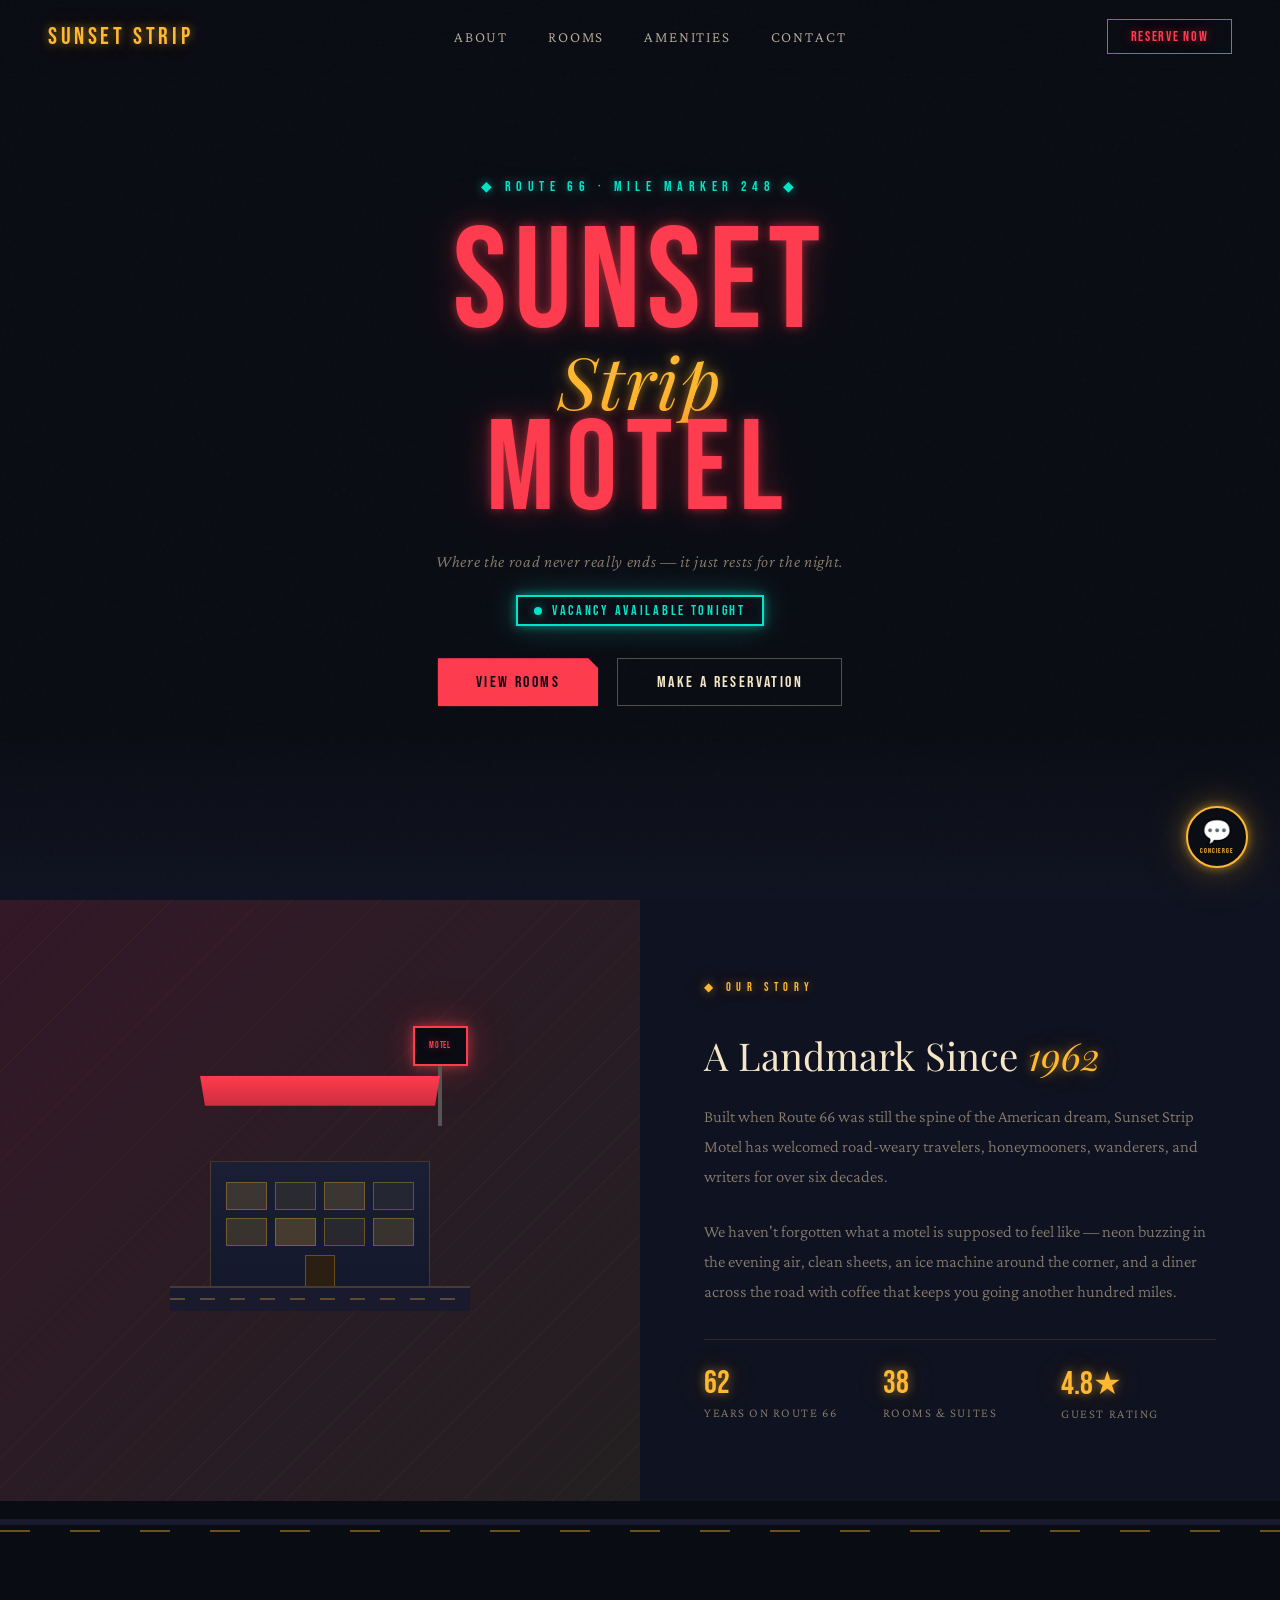
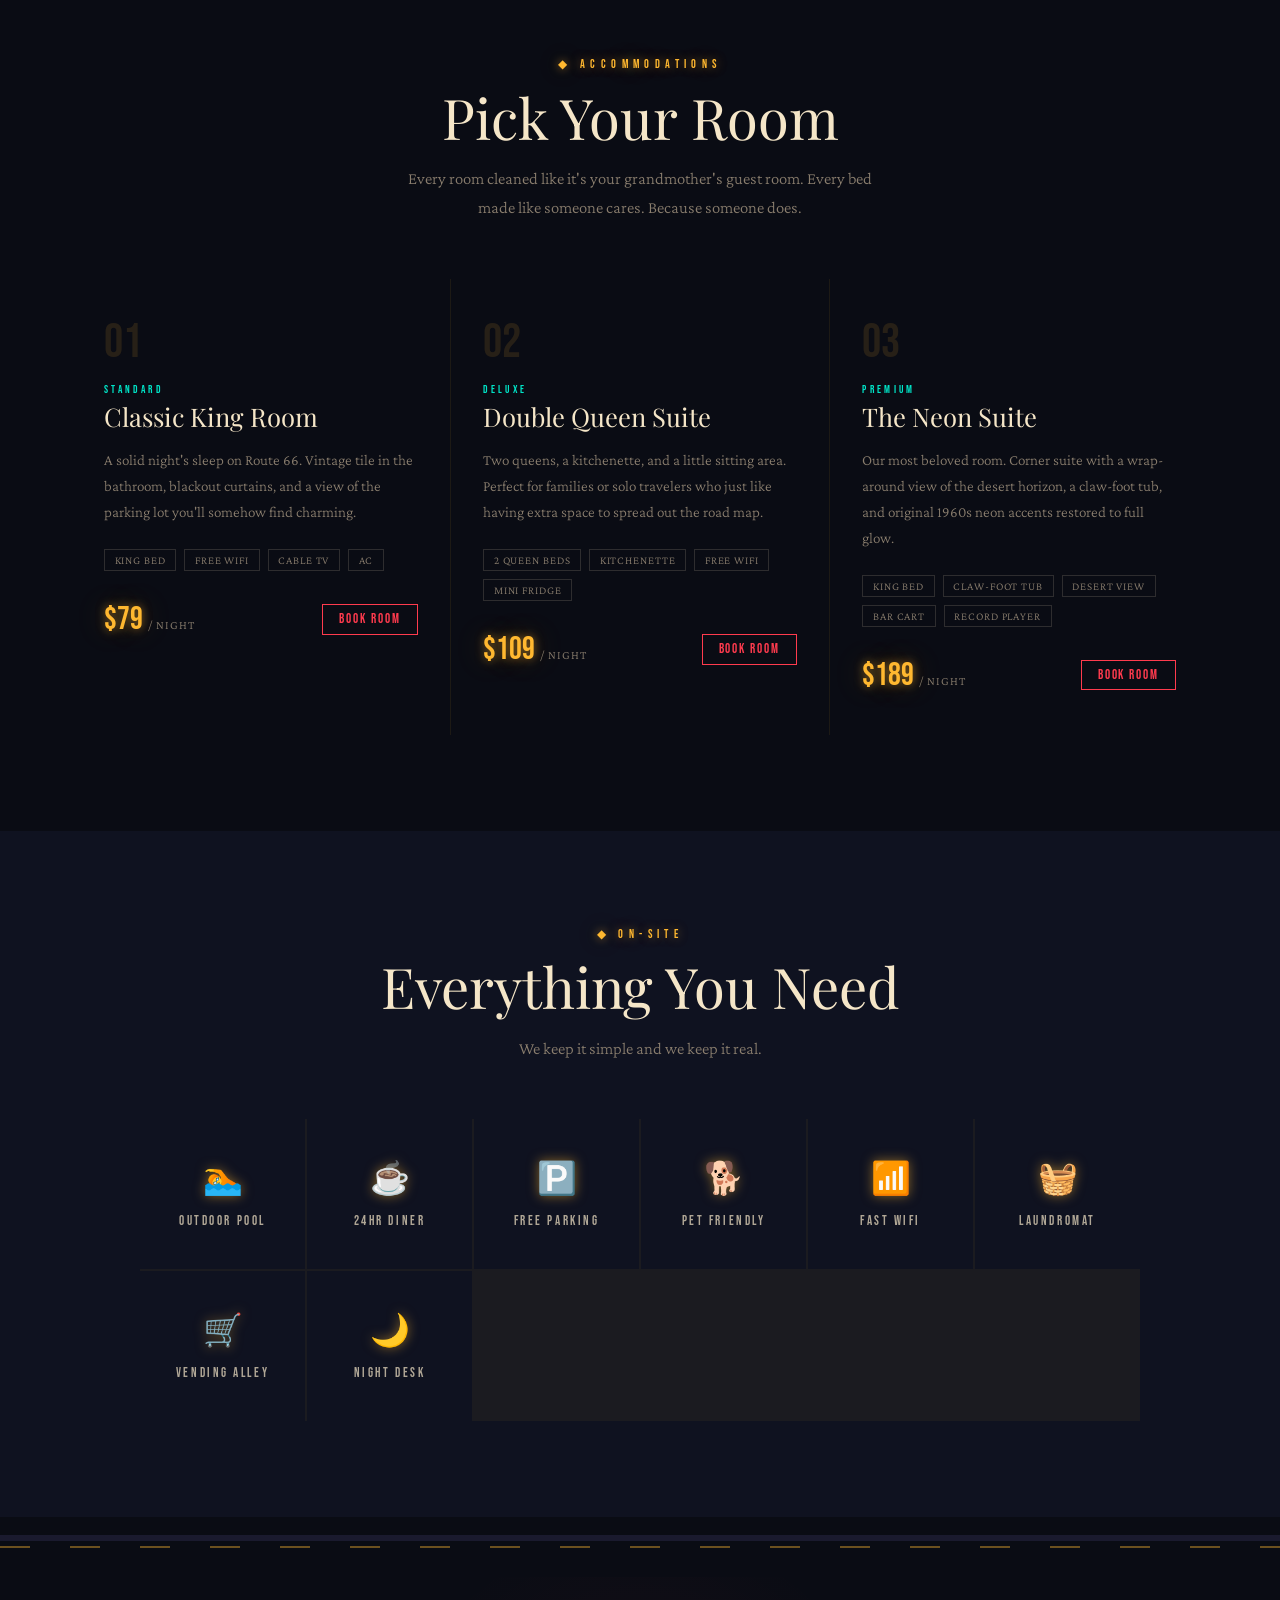
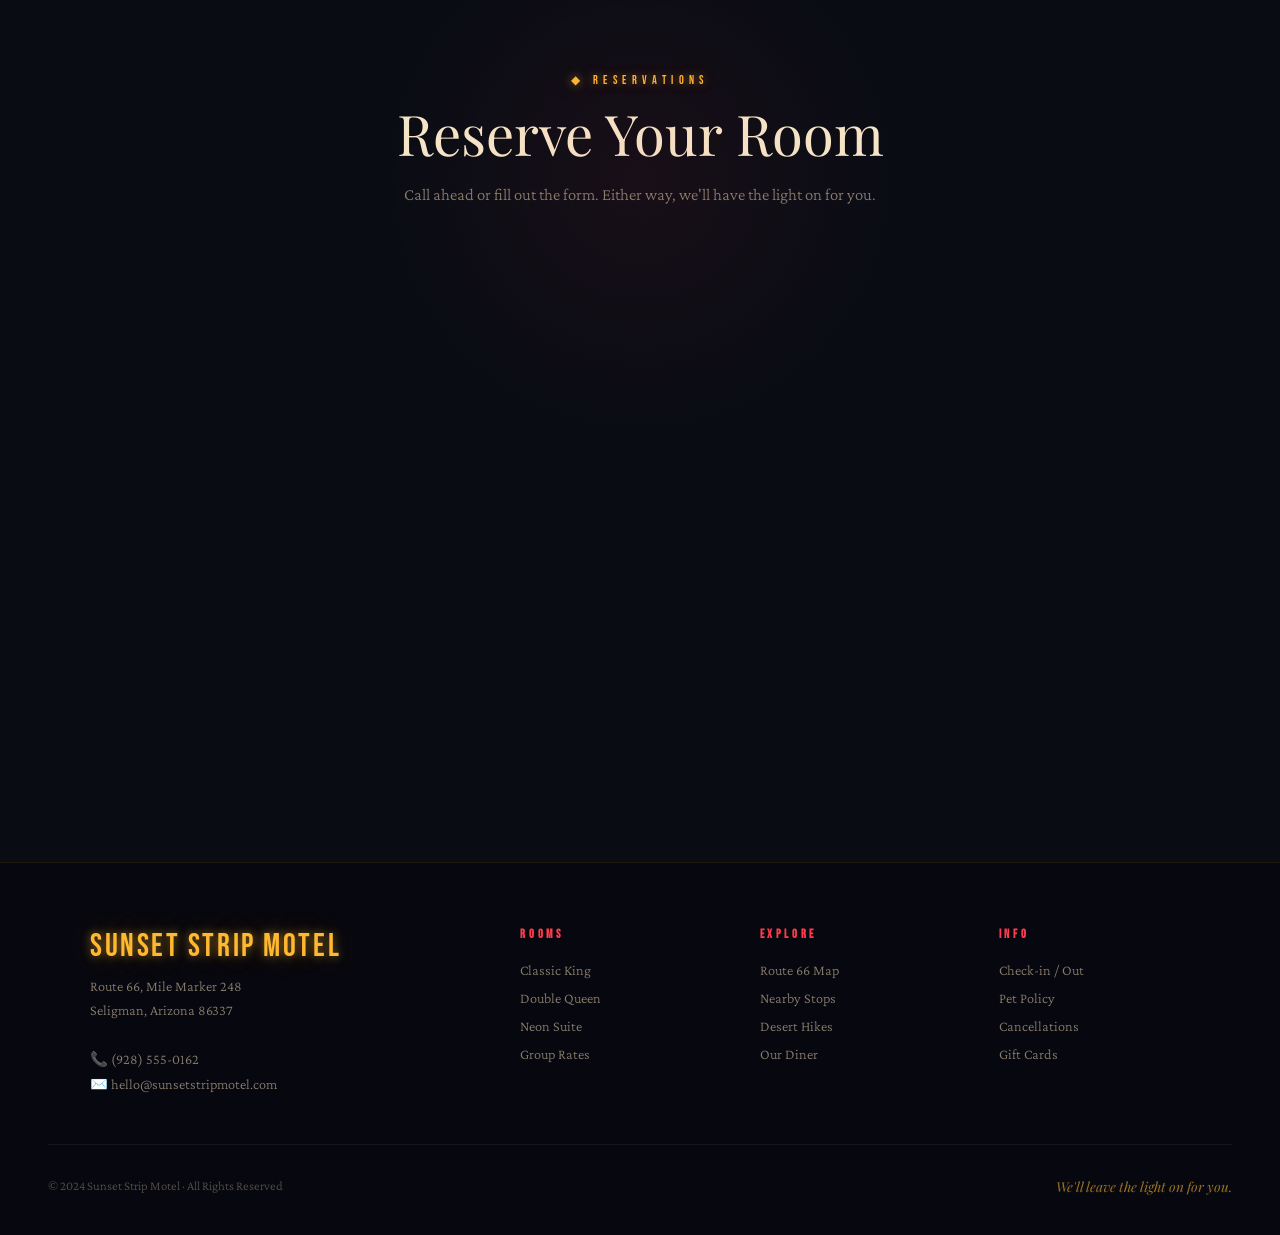
<file: motel-demo.html>
<!DOCTYPE html>
<html lang="en">
<head>
<meta charset="UTF-8">
<meta name="viewport" content="width=device-width, initial-scale=1.0">
<title>Sunset Strip Motel — Route 66</title>
<link rel="preconnect" href="https://fonts.googleapis.com">
<link href="https://fonts.googleapis.com/css2?family=Playfair+Display:ital,wght@0,400;0,700;1,400&family=Bebas+Neue&family=Crimson+Pro:ital,wght@0,300;0,400;1,300&display=swap" rel="stylesheet">

<style>
  *, *::before, *::after { box-sizing: border-box; margin: 0; padding: 0; }

  :root {
    --night: #0a0c14;
    --deep: #0f1220;
    --neon-red: #ff3b4e;
    --neon-amber: #ffb830;
    --neon-teal: #00e5c8;
    --neon-pink: #ff6b9d;
    --cream: #f5e6c8;
    --muted: #8a7e6e;
    --glow-red: 0 0 10px #ff3b4e88, 0 0 30px #ff3b4e44, 0 0 60px #ff3b4e22;
    --glow-amber: 0 0 10px #ffb83088, 0 0 30px #ffb83044, 0 0 60px #ffb83022;
    --glow-teal: 0 0 10px #00e5c888, 0 0 30px #00e5c844;
  }

  html { scroll-behavior: smooth; }

  body {
    background: var(--night);
    color: var(--cream);
    font-family: 'Crimson Pro', Georgia, serif;
    font-weight: 300;
    overflow-x: hidden;
    cursor: default;
  }

  /* ── NOISE OVERLAY ── */
  body::before {
    content: '';
    position: fixed;
    inset: 0;
    background-image: url("data:image/svg+xml,%3Csvg viewBox='0 0 256 256' xmlns='http://www.w3.org/2000/svg'%3E%3Cfilter id='noise'%3E%3CfeTurbulence type='fractalNoise' baseFrequency='0.9' numOctaves='4' stitchTiles='stitch'/%3E%3C/filter%3E%3Crect width='100%25' height='100%25' filter='url(%23noise)' opacity='0.04'/%3E%3C/svg%3E");
    pointer-events: none;
    z-index: 9999;
    opacity: 0.5;
  }

  /* ── NAV ── */
  nav {
    position: fixed;
    top: 0; left: 0; right: 0;
    z-index: 100;
    display: flex;
    align-items: center;
    justify-content: space-between;
    padding: 1.2rem 3rem;
    background: linear-gradient(to bottom, rgba(10,12,20,0.95), transparent);
    backdrop-filter: blur(2px);
  }

  .nav-logo {
    font-family: 'Bebas Neue', sans-serif;
    font-size: 1.5rem;
    letter-spacing: 0.15em;
    color: var(--neon-amber);
    text-shadow: var(--glow-amber);
  }

  .nav-links {
    display: flex;
    gap: 2.5rem;
    list-style: none;
  }

  .nav-links a {
    font-family: 'Crimson Pro', serif;
    font-size: 0.95rem;
    letter-spacing: 0.12em;
    text-transform: uppercase;
    color: var(--cream);
    text-decoration: none;
    opacity: 0.75;
    transition: opacity 0.2s, color 0.2s;
  }

  .nav-links a:hover {
    opacity: 1;
    color: var(--neon-amber);
  }

  .nav-book {
    background: transparent;
    border: 1px solid var(--neon-red);
    color: var(--neon-red);
    font-family: 'Bebas Neue', sans-serif;
    letter-spacing: 0.12em;
    font-size: 0.9rem;
    padding: 0.5rem 1.4rem;
    cursor: pointer;
    transition: background 0.2s, box-shadow 0.2s;
    text-shadow: var(--glow-red);
    box-shadow: inset 0 0 0 0 var(--neon-red);
  }

  .nav-book:hover {
    background: var(--neon-red);
    color: var(--night);
    box-shadow: var(--glow-red);
    text-shadow: none;
  }

  /* ── HERO ── */
  #hero {
    min-height: 100vh;
    display: grid;
    grid-template-rows: 1fr;
    place-items: center;
    position: relative;
    overflow: hidden;
    padding-top: 5rem;
  }

  /* Stars */
  #hero::before {
    content: '';
    position: absolute;
    inset: 0;
    background:
      radial-gradient(1px 1px at 10% 15%, #fff8 0, transparent 0),
      radial-gradient(1px 1px at 25% 40%, #fff6 0, transparent 0),
      radial-gradient(1.5px 1.5px at 40% 8%, #fff9 0, transparent 0),
      radial-gradient(1px 1px at 60% 30%, #fff7 0, transparent 0),
      radial-gradient(1px 1px at 75% 12%, #fff8 0, transparent 0),
      radial-gradient(1.5px 1.5px at 85% 55%, #fff6 0, transparent 0),
      radial-gradient(1px 1px at 90% 20%, #fff9 0, transparent 0),
      radial-gradient(1px 1px at 15% 65%, #fff5 0, transparent 0),
      radial-gradient(2px 2px at 50% 50%, #fff4 0, transparent 0),
      radial-gradient(1px 1px at 35% 80%, #fff6 0, transparent 0);
    animation: twinkle 6s infinite alternate;
  }

  @keyframes twinkle {
    0% { opacity: 0.6; }
    50% { opacity: 1; }
    100% { opacity: 0.7; }
  }

  /* Road gradient at bottom */
  #hero::after {
    content: '';
    position: absolute;
    bottom: 0; left: 0; right: 0;
    height: 180px;
    background: linear-gradient(to top, rgba(15,18,32,1) 0%, transparent 100%);
  }

  .hero-content {
    position: relative;
    z-index: 2;
    text-align: center;
    display: flex;
    flex-direction: column;
    align-items: center;
    gap: 1.5rem;
    animation: fadeUp 1.2s ease both;
  }

  @keyframes fadeUp {
    from { opacity: 0; transform: translateY(30px); }
    to { opacity: 1; transform: translateY(0); }
  }

  .hero-eyebrow {
    font-family: 'Bebas Neue', sans-serif;
    font-size: 0.85rem;
    letter-spacing: 0.4em;
    color: var(--neon-teal);
    text-shadow: var(--glow-teal);
    animation: fadeUp 1s 0.2s both;
  }

  /* NEON SIGN */
  .neon-sign {
    line-height: 0.9;
    animation: fadeUp 1s 0.4s both;
  }

  .neon-sign .line1 {
    font-family: 'Bebas Neue', sans-serif;
    font-size: clamp(4rem, 12vw, 9rem);
    letter-spacing: 0.05em;
    color: var(--neon-red);
    text-shadow: var(--glow-red);
    display: block;
    animation: flicker 8s 3s infinite;
  }

  .neon-sign .line2 {
    font-family: 'Playfair Display', serif;
    font-style: italic;
    font-size: clamp(2rem, 6vw, 4.5rem);
    color: var(--neon-amber);
    text-shadow: var(--glow-amber);
    display: block;
    letter-spacing: 0.02em;
  }

  .neon-sign .line3 {
    font-family: 'Bebas Neue', sans-serif;
    font-size: clamp(3.5rem, 10vw, 8rem);
    letter-spacing: 0.08em;
    color: var(--neon-red);
    text-shadow: var(--glow-red);
    display: block;
    animation: flicker 8s 5s infinite;
  }

  @keyframes flicker {
    0%, 97%, 100% { opacity: 1; }
    98% { opacity: 0.6; }
    98.5% { opacity: 1; }
    99% { opacity: 0.4; }
    99.5% { opacity: 1; }
  }

  .hero-tag {
    font-size: 1.05rem;
    color: var(--muted);
    font-style: italic;
    letter-spacing: 0.04em;
    animation: fadeUp 1s 0.6s both;
  }

  .hero-cta {
    display: flex;
    gap: 1.2rem;
    margin-top: 0.5rem;
    animation: fadeUp 1s 0.8s both;
  }

  .btn-primary {
    background: var(--neon-red);
    color: var(--night);
    border: none;
    font-family: 'Bebas Neue', sans-serif;
    font-size: 1rem;
    letter-spacing: 0.15em;
    padding: 0.85rem 2.4rem;
    cursor: pointer;
    box-shadow: var(--glow-red);
    transition: transform 0.2s, box-shadow 0.2s;
    clip-path: polygon(0 0, calc(100% - 10px) 0, 100% 10px, 100% 100%, 0 100%);
  }

  .btn-primary:hover {
    transform: translateY(-2px);
    box-shadow: 0 0 20px #ff3b4eaa, 0 0 50px #ff3b4e66;
  }

  .btn-ghost {
    background: transparent;
    color: var(--cream);
    border: 1px solid rgba(245,230,200,0.3);
    font-family: 'Bebas Neue', sans-serif;
    font-size: 1rem;
    letter-spacing: 0.15em;
    padding: 0.85rem 2.4rem;
    cursor: pointer;
    transition: border-color 0.2s, color 0.2s;
  }

  .btn-ghost:hover {
    border-color: var(--cream);
    color: var(--cream);
  }

  /* Vacancy sign */
  .vacancy-badge {
    display: inline-flex;
    align-items: center;
    gap: 0.6rem;
    border: 2px solid var(--neon-teal);
    color: var(--neon-teal);
    font-family: 'Bebas Neue', sans-serif;
    font-size: 0.85rem;
    letter-spacing: 0.2em;
    padding: 0.35rem 1rem;
    box-shadow: var(--glow-teal), inset 0 0 15px rgba(0,229,200,0.08);
    animation: fadeUp 1s 1s both, pulse-teal 2s 2s infinite;
  }

  @keyframes pulse-teal {
    0%, 100% { box-shadow: var(--glow-teal), inset 0 0 15px rgba(0,229,200,0.08); }
    50% { box-shadow: 0 0 20px #00e5c8aa, 0 0 50px #00e5c866, inset 0 0 15px rgba(0,229,200,0.15); }
  }

  .vacancy-dot {
    width: 8px; height: 8px;
    background: var(--neon-teal);
    border-radius: 50%;
    animation: blink 1s infinite;
    box-shadow: var(--glow-teal);
  }

  @keyframes blink { 0%,100%{opacity:1} 50%{opacity:0.2} }

  /* Road element */
  .road {
    position: absolute;
    bottom: 0; left: 50%;
    transform: translateX(-50%);
    width: 200px;
    height: 120px;
    z-index: 1;
    opacity: 0.35;
  }

  /* ── SECTION COMMONS ── */
  section {
    padding: 6rem 2rem;
  }

  .section-label {
    font-family: 'Bebas Neue', sans-serif;
    font-size: 0.75rem;
    letter-spacing: 0.45em;
    color: var(--neon-amber);
    text-shadow: var(--glow-amber);
    text-align: center;
    margin-bottom: 0.8rem;
  }

  .section-title {
    font-family: 'Playfair Display', serif;
    font-size: clamp(2rem, 5vw, 3.5rem);
    text-align: center;
    font-weight: 400;
    margin-bottom: 1rem;
    line-height: 1.15;
  }

  .section-sub {
    text-align: center;
    color: var(--muted);
    font-size: 1.05rem;
    max-width: 500px;
    margin: 0 auto 3.5rem;
    line-height: 1.7;
  }

  /* ── ABOUT STRIP ── */
  #about {
    background: var(--deep);
    display: grid;
    grid-template-columns: 1fr 1fr;
    gap: 0;
    padding: 0;
    min-height: 420px;
    overflow: hidden;
  }

  .about-visual {
    background:
      linear-gradient(135deg, rgba(255,59,78,0.15) 0%, rgba(255,184,48,0.08) 100%),
      repeating-linear-gradient(
        -45deg,
        transparent,
        transparent 20px,
        rgba(255,184,48,0.03) 20px,
        rgba(255,184,48,0.03) 21px
      );
    display: flex;
    align-items: center;
    justify-content: center;
    position: relative;
    overflow: hidden;
    min-height: 420px;
  }

  .motel-illustration {
    width: 100%;
    height: 100%;
    display: flex;
    align-items: center;
    justify-content: center;
    padding: 3rem;
  }

  /* Simple SVG-style motel art via CSS */
  .motel-art {
    position: relative;
    width: 260px;
    height: 200px;
  }

  .motel-building {
    position: absolute;
    bottom: 0; left: 50%;
    transform: translateX(-50%);
    width: 220px;
    height: 140px;
    background: linear-gradient(to bottom, #1a1f35, #12172a);
    border: 1px solid rgba(255,184,48,0.2);
  }

  .motel-roof {
    position: absolute;
    top: -25px; left: 50%;
    transform: translateX(-50%);
    width: 240px;
    height: 30px;
    background: linear-gradient(to bottom, #ff3b4e, #cc2e3e);
    box-shadow: var(--glow-red);
    clip-path: polygon(5px 100%, 0 0, 100% 0, calc(100% - 5px) 100%);
  }

  .motel-sign-art {
    position: absolute;
    top: -75px; right: -20px;
    width: 60px;
    height: 100px;
    display: flex;
    flex-direction: column;
    align-items: center;
  }

  .sign-pole {
    width: 4px;
    height: 60px;
    background: #555;
    margin-top: auto;
  }

  .sign-box {
    width: 55px;
    height: 40px;
    background: var(--night);
    border: 2px solid var(--neon-red);
    display: flex;
    align-items: center;
    justify-content: center;
    font-family: 'Bebas Neue', sans-serif;
    font-size: 0.55rem;
    letter-spacing: 0.08em;
    color: var(--neon-red);
    text-shadow: var(--glow-red);
    box-shadow: var(--glow-red);
    animation: flicker 8s 2s infinite;
  }

  .motel-windows {
    display: grid;
    grid-template-columns: repeat(4, 1fr);
    gap: 8px;
    padding: 20px 15px 30px;
  }

  .motel-window {
    height: 28px;
    background: rgba(255,184,48,0.15);
    border: 1px solid rgba(255,184,48,0.3);
    animation: window-glow 3s infinite alternate;
  }

  .motel-window:nth-child(2) { animation-delay: 0.5s; background: rgba(255,184,48,0.08); }
  .motel-window:nth-child(3) { animation-delay: 1.2s; }
  .motel-window:nth-child(4) { animation-delay: 0.8s; background: rgba(255,184,48,0.05); }
  .motel-window:nth-child(5) { animation-delay: 1.5s; }
  .motel-window:nth-child(6) { animation-delay: 0.3s; background: rgba(255,184,48,0.2); }
  .motel-window:nth-child(7) { animation-delay: 1s; background: rgba(255,184,48,0.08); }
  .motel-window:nth-child(8) { animation-delay: 0.7s; }

  @keyframes window-glow {
    from { background: rgba(255,184,48,0.08); }
    to { background: rgba(255,184,48,0.25); }
  }

  .motel-door {
    position: absolute;
    bottom: 0; left: 50%;
    transform: translateX(-50%);
    width: 30px;
    height: 45px;
    background: #2a1f10;
    border: 1px solid rgba(255,184,48,0.3);
    border-bottom: none;
  }

  .road-art {
    position: absolute;
    bottom: -10px; left: 50%;
    transform: translateX(-50%);
    width: 300px;
    height: 25px;
    background: #1a1a2e;
    border-top: 2px solid rgba(255,184,48,0.2);
  }

  .road-dashes {
    position: absolute;
    top: 50%; left: 0; right: 0;
    transform: translateY(-50%);
    height: 2px;
    background: repeating-linear-gradient(
      to right,
      rgba(255,184,48,0.3) 0, rgba(255,184,48,0.3) 15px,
      transparent 15px, transparent 30px
    );
  }

  .about-text {
    padding: 5rem 4rem;
    display: flex;
    flex-direction: column;
    justify-content: center;
    gap: 1.5rem;
  }

  .about-text h2 {
    font-family: 'Playfair Display', serif;
    font-size: 2.4rem;
    font-weight: 400;
    line-height: 1.2;
  }

  .about-text h2 em {
    color: var(--neon-amber);
    font-style: italic;
    text-shadow: var(--glow-amber);
  }

  .about-text p {
    color: var(--muted);
    line-height: 1.8;
    font-size: 1.05rem;
  }

  .about-stats {
    display: grid;
    grid-template-columns: repeat(3, 1fr);
    gap: 1.5rem;
    margin-top: 0.5rem;
    border-top: 1px solid rgba(255,184,48,0.15);
    padding-top: 1.5rem;
  }

  .stat-num {
    font-family: 'Bebas Neue', sans-serif;
    font-size: 2rem;
    color: var(--neon-amber);
    text-shadow: var(--glow-amber);
    display: block;
  }

  .stat-label {
    font-size: 0.8rem;
    letter-spacing: 0.12em;
    text-transform: uppercase;
    color: var(--muted);
  }

  /* ── ROOMS ── */
  #rooms {
    background: var(--night);
    max-width: 1200px;
    margin: 0 auto;
  }

  .rooms-grid {
    display: grid;
    grid-template-columns: repeat(auto-fit, minmax(300px, 1fr));
    gap: 1.5px;
    background: rgba(255,184,48,0.08);
  }

  .room-card {
    background: var(--night);
    padding: 2.5rem 2rem;
    position: relative;
    transition: background 0.3s;
    overflow: hidden;
    cursor: pointer;
  }

  .room-card::before {
    content: '';
    position: absolute;
    top: 0; left: 0; right: 0;
    height: 2px;
    background: var(--neon-amber);
    transform: scaleX(0);
    transform-origin: left;
    transition: transform 0.4s ease;
  }

  .room-card:hover { background: #0f1220; }
  .room-card:hover::before { transform: scaleX(1); }

  .room-num {
    font-family: 'Bebas Neue', sans-serif;
    font-size: 3rem;
    color: rgba(255,184,48,0.12);
    line-height: 1;
    margin-bottom: 1rem;
    transition: color 0.3s;
  }

  .room-card:hover .room-num { color: rgba(255,184,48,0.25); }

  .room-type {
    font-family: 'Bebas Neue', sans-serif;
    font-size: 0.7rem;
    letter-spacing: 0.3em;
    color: var(--neon-teal);
    margin-bottom: 0.4rem;
  }

  .room-name {
    font-family: 'Playfair Display', serif;
    font-size: 1.6rem;
    font-weight: 400;
    margin-bottom: 1rem;
    line-height: 1.15;
  }

  .room-desc {
    color: var(--muted);
    font-size: 0.95rem;
    line-height: 1.7;
    margin-bottom: 1.5rem;
  }

  .room-amenities {
    display: flex;
    flex-wrap: wrap;
    gap: 0.5rem;
    margin-bottom: 1.8rem;
  }

  .amenity-tag {
    font-size: 0.7rem;
    letter-spacing: 0.08em;
    text-transform: uppercase;
    padding: 0.25rem 0.6rem;
    border: 1px solid rgba(245,230,200,0.15);
    color: var(--muted);
  }

  .room-footer {
    display: flex;
    align-items: center;
    justify-content: space-between;
  }

  .room-price {
    display: flex;
    align-items: baseline;
    gap: 0.3rem;
  }

  .price-val {
    font-family: 'Bebas Neue', sans-serif;
    font-size: 2rem;
    color: var(--neon-amber);
    text-shadow: var(--glow-amber);
  }

  .price-unit {
    font-size: 0.75rem;
    color: var(--muted);
    letter-spacing: 0.08em;
    text-transform: uppercase;
  }

  .room-btn {
    font-family: 'Bebas Neue', sans-serif;
    font-size: 0.8rem;
    letter-spacing: 0.15em;
    color: var(--neon-red);
    background: none;
    border: 1px solid var(--neon-red);
    padding: 0.4rem 1rem;
    cursor: pointer;
    transition: all 0.2s;
  }

  .room-btn:hover {
    background: var(--neon-red);
    color: var(--night);
    box-shadow: var(--glow-red);
  }

  /* ── AMENITIES ── */
  #amenities {
    background: var(--deep);
    text-align: center;
  }

  .amenities-grid {
    display: grid;
    grid-template-columns: repeat(auto-fit, minmax(160px, 1fr));
    gap: 2px;
    max-width: 1000px;
    margin: 0 auto;
    background: rgba(255,184,48,0.05);
  }

  .amenity-item {
    background: var(--deep);
    padding: 2.5rem 1.5rem;
    display: flex;
    flex-direction: column;
    align-items: center;
    gap: 1rem;
    transition: background 0.3s;
  }

  .amenity-item:hover { background: #141826; }

  .amenity-icon {
    font-size: 2rem;
    filter: drop-shadow(0 0 6px rgba(255,184,48,0.5));
  }

  .amenity-name {
    font-family: 'Bebas Neue', sans-serif;
    font-size: 0.8rem;
    letter-spacing: 0.2em;
    color: var(--cream);
    opacity: 0.7;
  }

  /* ── BOOKING ── */
  #booking {
    background: var(--night);
    position: relative;
    overflow: hidden;
  }

  #booking::before {
    content: '';
    position: absolute;
    top: -100px; left: 50%;
    transform: translateX(-50%);
    width: 600px;
    height: 600px;
    background: radial-gradient(circle, rgba(255,59,78,0.06) 0%, transparent 60%);
    pointer-events: none;
  }

  .booking-inner {
    max-width: 700px;
    margin: 0 auto;
    position: relative;
  }

  .booking-form {
    background: var(--deep);
    border: 1px solid rgba(255,184,48,0.15);
    padding: 3rem;
    display: grid;
    grid-template-columns: 1fr 1fr;
    gap: 1.5rem;
  }

  .booking-form .full-width { grid-column: 1 / -1; }

  .form-group {
    display: flex;
    flex-direction: column;
    gap: 0.4rem;
  }

  .form-label {
    font-family: 'Bebas Neue', sans-serif;
    font-size: 0.7rem;
    letter-spacing: 0.25em;
    color: var(--muted);
  }

  .form-input, .form-select {
    background: rgba(255,255,255,0.04);
    border: 1px solid rgba(255,184,48,0.2);
    color: var(--cream);
    font-family: 'Crimson Pro', serif;
    font-size: 1rem;
    padding: 0.75rem 1rem;
    outline: none;
    transition: border-color 0.2s;
    appearance: none;
  }

  .form-input:focus, .form-select:focus {
    border-color: var(--neon-amber);
  }

  .form-input::placeholder { color: var(--muted); opacity: 0.5; }

  .form-select option { background: var(--deep); }

  .submit-btn {
    width: 100%;
    padding: 1rem;
    background: var(--neon-red);
    color: var(--night);
    border: none;
    font-family: 'Bebas Neue', sans-serif;
    font-size: 1.1rem;
    letter-spacing: 0.2em;
    cursor: pointer;
    transition: box-shadow 0.2s, transform 0.2s;
    box-shadow: var(--glow-red);
    clip-path: polygon(0 0, calc(100% - 12px) 0, 100% 12px, 100% 100%, 12px 100%, 0 calc(100% - 12px));
  }

  .submit-btn:hover {
    transform: translateY(-2px);
    box-shadow: 0 0 25px #ff3b4eaa, 0 0 60px #ff3b4e55;
  }

  /* ── DIVIDER ── */
  .road-divider {
    height: 60px;
    background:
      linear-gradient(to bottom, var(--night) 30%, #1a1a2e 30%, #1a1a2e 40%, var(--night) 40%);
    position: relative;
    overflow: hidden;
  }

  .road-divider::after {
    content: '';
    position: absolute;
    top: 50%; left: 0; right: 0;
    height: 2px;
    transform: translateY(-50%);
    background: repeating-linear-gradient(
      to right,
      rgba(255,184,48,0.4) 0, rgba(255,184,48,0.4) 30px,
      transparent 30px, transparent 70px
    );
    animation: road-move 3s linear infinite;
  }

  @keyframes road-move {
    from { transform: translateY(-50%) translateX(0); }
    to { transform: translateY(-50%) translateX(-70px); }
  }

  /* ── FOOTER ── */
  footer {
    background: #07080f;
    padding: 4rem 3rem 2.5rem;
    border-top: 1px solid rgba(255,184,48,0.1);
  }

  .footer-inner {
    max-width: 1100px;
    margin: 0 auto;
    display: grid;
    grid-template-columns: 2fr 1fr 1fr 1fr;
    gap: 3rem;
    margin-bottom: 3rem;
  }

  .footer-brand .brand-name {
    font-family: 'Bebas Neue', sans-serif;
    font-size: 2rem;
    letter-spacing: 0.08em;
    color: var(--neon-amber);
    text-shadow: var(--glow-amber);
    display: block;
    margin-bottom: 0.5rem;
  }

  .footer-brand p {
    color: var(--muted);
    font-size: 0.9rem;
    line-height: 1.7;
    max-width: 260px;
  }

  .footer-col h4 {
    font-family: 'Bebas Neue', sans-serif;
    font-size: 0.75rem;
    letter-spacing: 0.3em;
    color: var(--neon-red);
    margin-bottom: 1.2rem;
  }

  .footer-col ul {
    list-style: none;
    display: flex;
    flex-direction: column;
    gap: 0.7rem;
  }

  .footer-col ul a {
    color: var(--muted);
    text-decoration: none;
    font-size: 0.9rem;
    transition: color 0.2s;
  }

  .footer-col ul a:hover { color: var(--cream); }

  .footer-bottom {
    border-top: 1px solid rgba(255,255,255,0.06);
    padding-top: 2rem;
    display: flex;
    justify-content: space-between;
    align-items: center;
  }

  .footer-bottom p {
    font-size: 0.8rem;
    color: var(--muted);
    opacity: 0.6;
  }

  .footer-tagline {
    font-family: 'Playfair Display', serif;
    font-style: italic;
    font-size: 0.85rem;
    color: var(--neon-amber);
    opacity: 0.6;
  }

  /* ── SCROLL REVEAL ── */
  .reveal {
    opacity: 0;
    transform: translateY(25px);
    transition: opacity 0.7s ease, transform 0.7s ease;
  }
  .reveal.visible {
    opacity: 1;
    transform: none;
  }

  /* ── RESPONSIVE ── */
  @media (max-width: 768px) {
    nav { padding: 1rem 1.5rem; }
    .nav-links { display: none; }

    #about { grid-template-columns: 1fr; }
    .about-visual { min-height: 280px; }
    .about-text { padding: 3rem 2rem; }

    .booking-form { grid-template-columns: 1fr; }
    .booking-form .full-width { grid-column: 1; }

    .footer-inner { grid-template-columns: 1fr 1fr; }
    .footer-brand { grid-column: 1 / -1; }
  }
</style>
</head>
<body>

<!-- NAV -->
<nav>
  <div class="nav-logo">Sunset Strip</div>
  <ul class="nav-links">
    <li><a href="#about">About</a></li>
    <li><a href="#rooms">Rooms</a></li>
    <li><a href="#amenities">Amenities</a></li>
    <li><a href="#booking">Contact</a></li>
  </ul>
  <button class="nav-book" onclick="document.getElementById('booking').scrollIntoView({behavior:'smooth'})">Reserve Now</button>
</nav>

<!-- HERO -->
<section id="hero">
  <div class="hero-content">
    <div class="hero-eyebrow">&#9670; Route 66 · Mile Marker 248 &#9670;</div>
    <div class="neon-sign">
      <span class="line1">SUNSET</span>
      <span class="line2">Strip</span>
      <span class="line3">MOTEL</span>
    </div>
    <p class="hero-tag">Where the road never really ends — it just rests for the night.</p>
    <div class="vacancy-badge">
      <span class="vacancy-dot"></span>
      Vacancy Available Tonight
    </div>
    <div class="hero-cta">
      <button class="btn-primary" onclick="document.getElementById('rooms').scrollIntoView({behavior:'smooth'})">View Rooms</button>
      <button class="btn-ghost" onclick="document.getElementById('booking').scrollIntoView({behavior:'smooth'})">Make a Reservation</button>
    </div>
  </div>
</section>

<!-- ABOUT -->
<section id="about">
  <div class="about-visual">
    <div class="motel-illustration">
      <div class="motel-art">
        <div class="motel-sign-art">
          <div class="sign-box">MOTEL</div>
          <div class="sign-pole"></div>
        </div>
        <div class="motel-roof"></div>
        <div class="motel-building">
          <div class="motel-windows">
            <div class="motel-window"></div>
            <div class="motel-window"></div>
            <div class="motel-window"></div>
            <div class="motel-window"></div>
            <div class="motel-window"></div>
            <div class="motel-window"></div>
            <div class="motel-window"></div>
            <div class="motel-window"></div>
          </div>
          <div class="motel-door"></div>
        </div>
        <div class="road-art"><div class="road-dashes"></div></div>
      </div>
    </div>
  </div>
  <div class="about-text reveal">
    <div class="section-label" style="text-align:left">&#9670; Our Story</div>
    <h2>A Landmark Since <em>1962</em></h2>
    <p>
      Built when Route 66 was still the spine of the American dream, Sunset Strip Motel has welcomed road-weary travelers, honeymooners, wanderers, and writers for over six decades.
    </p>
    <p>
      We haven't forgotten what a motel is supposed to feel like — neon buzzing in the evening air, clean sheets, an ice machine around the corner, and a diner across the road with coffee that keeps you going another hundred miles.
    </p>
    <div class="about-stats">
      <div>
        <span class="stat-num">62</span>
        <span class="stat-label">Years on Route 66</span>
      </div>
      <div>
        <span class="stat-num">38</span>
        <span class="stat-label">Rooms & Suites</span>
      </div>
      <div>
        <span class="stat-num">4.8★</span>
        <span class="stat-label">Guest Rating</span>
      </div>
    </div>
  </div>
</section>

<div class="road-divider"></div>

<!-- ROOMS -->
<section id="rooms">
  <div class="section-label reveal">&#9670; Accommodations</div>
  <h2 class="section-title reveal">Pick Your Room</h2>
  <p class="section-sub reveal">Every room cleaned like it's your grandmother's guest room. Every bed made like someone cares. Because someone does.</p>

  <div class="rooms-grid">
    <div class="room-card reveal">
      <div class="room-num">01</div>
      <div class="room-type">Standard</div>
      <h3 class="room-name">Classic King Room</h3>
      <p class="room-desc">A solid night's sleep on Route 66. Vintage tile in the bathroom, blackout curtains, and a view of the parking lot you'll somehow find charming.</p>
      <div class="room-amenities">
        <span class="amenity-tag">King Bed</span>
        <span class="amenity-tag">Free WiFi</span>
        <span class="amenity-tag">Cable TV</span>
        <span class="amenity-tag">AC</span>
      </div>
      <div class="room-footer">
        <div class="room-price">
          <span class="price-val">$79</span>
          <span class="price-unit">/ night</span>
        </div>
        <button class="room-btn">Book Room</button>
      </div>
    </div>

    <div class="room-card reveal">
      <div class="room-num">02</div>
      <div class="room-type">Deluxe</div>
      <h3 class="room-name">Double Queen Suite</h3>
      <p class="room-desc">Two queens, a kitchenette, and a little sitting area. Perfect for families or solo travelers who just like having extra space to spread out the road map.</p>
      <div class="room-amenities">
        <span class="amenity-tag">2 Queen Beds</span>
        <span class="amenity-tag">Kitchenette</span>
        <span class="amenity-tag">Free WiFi</span>
        <span class="amenity-tag">Mini Fridge</span>
      </div>
      <div class="room-footer">
        <div class="room-price">
          <span class="price-val">$109</span>
          <span class="price-unit">/ night</span>
        </div>
        <button class="room-btn">Book Room</button>
      </div>
    </div>

    <div class="room-card reveal">
      <div class="room-num">03</div>
      <div class="room-type">Premium</div>
      <h3 class="room-name">The Neon Suite</h3>
      <p class="room-desc">Our most beloved room. Corner suite with a wrap-around view of the desert horizon, a claw-foot tub, and original 1960s neon accents restored to full glow.</p>
      <div class="room-amenities">
        <span class="amenity-tag">King Bed</span>
        <span class="amenity-tag">Claw-foot Tub</span>
        <span class="amenity-tag">Desert View</span>
        <span class="amenity-tag">Bar Cart</span>
        <span class="amenity-tag">Record Player</span>
      </div>
      <div class="room-footer">
        <div class="room-price">
          <span class="price-val">$189</span>
          <span class="price-unit">/ night</span>
        </div>
        <button class="room-btn">Book Room</button>
      </div>
    </div>
  </div>
</section>

<!-- AMENITIES -->
<section id="amenities">
  <div class="section-label reveal">&#9670; On-Site</div>
  <h2 class="section-title reveal">Everything You Need</h2>
  <p class="section-sub reveal">We keep it simple and we keep it real.</p>

  <div class="amenities-grid">
    <div class="amenity-item reveal"><div class="amenity-icon">🏊</div><div class="amenity-name">Outdoor Pool</div></div>
    <div class="amenity-item reveal"><div class="amenity-icon">☕</div><div class="amenity-name">24hr Diner</div></div>
    <div class="amenity-item reveal"><div class="amenity-icon">🅿️</div><div class="amenity-name">Free Parking</div></div>
    <div class="amenity-item reveal"><div class="amenity-icon">🐕</div><div class="amenity-name">Pet Friendly</div></div>
    <div class="amenity-item reveal"><div class="amenity-icon">📶</div><div class="amenity-name">Fast WiFi</div></div>
    <div class="amenity-item reveal"><div class="amenity-icon">🧺</div><div class="amenity-name">Laundromat</div></div>
    <div class="amenity-item reveal"><div class="amenity-icon">🛒</div><div class="amenity-name">Vending Alley</div></div>
    <div class="amenity-item reveal"><div class="amenity-icon">🌙</div><div class="amenity-name">Night Desk</div></div>
  </div>
</section>

<div class="road-divider"></div>

<!-- BOOKING -->
<section id="booking">
  <div class="section-label reveal">&#9670; Reservations</div>
  <h2 class="section-title reveal">Reserve Your Room</h2>
  <p class="section-sub reveal">Call ahead or fill out the form. Either way, we'll have the light on for you.</p>

  <div class="booking-inner">
    <div class="booking-form reveal">
      <div class="form-group">
        <label class="form-label">First Name</label>
        <input class="form-input" type="text" placeholder="Jack">
      </div>
      <div class="form-group">
        <label class="form-label">Last Name</label>
        <input class="form-input" type="text" placeholder="Kerouac">
      </div>
      <div class="form-group">
        <label class="form-label">Check-In</label>
        <input class="form-input" type="date">
      </div>
      <div class="form-group">
        <label class="form-label">Check-Out</label>
        <input class="form-input" type="date">
      </div>
      <div class="form-group">
        <label class="form-label">Room Type</label>
        <select class="form-select">
          <option value="">Select a room...</option>
          <option>Classic King Room — $79/night</option>
          <option>Double Queen Suite — $109/night</option>
          <option>The Neon Suite — $189/night</option>
        </select>
      </div>
      <div class="form-group">
        <label class="form-label">Guests</label>
        <select class="form-select">
          <option>1 Guest</option>
          <option>2 Guests</option>
          <option>3 Guests</option>
          <option>4+ Guests</option>
        </select>
      </div>
      <div class="form-group full-width">
        <label class="form-label">Special Requests</label>
        <input class="form-input" type="text" placeholder="Crib, early check-in, pet...">
      </div>
      <div class="full-width">
        <button class="submit-btn">Reserve My Room Tonight</button>
      </div>
    </div>
  </div>
</section>

<!-- FOOTER -->
<footer>
  <div class="footer-inner">
    <div class="footer-brand">
      <span class="brand-name">Sunset Strip Motel</span>
      <p>Route 66, Mile Marker 248<br>Seligman, Arizona 86337<br><br>
      📞 (928) 555-0162<br>
      ✉️ hello@sunsetstripmotel.com</p>
    </div>
    <div class="footer-col">
      <h4>Rooms</h4>
      <ul>
        <li><a href="#">Classic King</a></li>
        <li><a href="#">Double Queen</a></li>
        <li><a href="#">Neon Suite</a></li>
        <li><a href="#">Group Rates</a></li>
      </ul>
    </div>
    <div class="footer-col">
      <h4>Explore</h4>
      <ul>
        <li><a href="#">Route 66 Map</a></li>
        <li><a href="#">Nearby Stops</a></li>
        <li><a href="#">Desert Hikes</a></li>
        <li><a href="#">Our Diner</a></li>
      </ul>
    </div>
    <div class="footer-col">
      <h4>Info</h4>
      <ul>
        <li><a href="#">Check-in / Out</a></li>
        <li><a href="#">Pet Policy</a></li>
        <li><a href="#">Cancellations</a></li>
        <li><a href="#">Gift Cards</a></li>
      </ul>
    </div>
  </div>
  <div class="footer-bottom">
    <p>© 2024 Sunset Strip Motel · All Rights Reserved</p>
    <span class="footer-tagline">We'll leave the light on for you.</span>
  </div>
</footer>

<script>
  // Scroll reveal
  const reveals = document.querySelectorAll('.reveal');
  const observer = new IntersectionObserver((entries) => {
    entries.forEach((entry, i) => {
      if (entry.isIntersecting) {
        setTimeout(() => entry.target.classList.add('visible'), i * 80);
        observer.unobserve(entry.target);
      }
    });
  }, { threshold: 0.12 });
  reveals.forEach(el => observer.observe(el));

  // Smooth nav link scrolling
  document.querySelectorAll('a[href^="#"]').forEach(a => {
    a.addEventListener('click', e => {
      e.preventDefault();
      const target = document.querySelector(a.getAttribute('href'));
      if (target) target.scrollIntoView({ behavior: 'smooth' });
    });
  });

  // Nav background on scroll
  const nav = document.querySelector('nav');
  window.addEventListener('scroll', () => {
    if (window.scrollY > 60) {
      nav.style.background = 'rgba(10,12,20,0.97)';
    } else {
      nav.style.background = 'linear-gradient(to bottom, rgba(10,12,20,0.95), transparent)';
    }
  });
</script>

<!-- ── CHATBOT ── -->
<style>
  /* Floating button */
  #chat-toggle {
    position: fixed;
    bottom: 2rem;
    right: 2rem;
    z-index: 500;
    width: 62px;
    height: 62px;
    border-radius: 50%;
    background: var(--night);
    border: 2px solid var(--neon-amber);
    box-shadow: var(--glow-amber);
    cursor: pointer;
    display: flex;
    align-items: center;
    justify-content: center;
    flex-direction: column;
    gap: 2px;
    transition: transform 0.2s, box-shadow 0.2s;
    animation: pulse-amber 3s infinite;
  }
  @keyframes pulse-amber {
    0%,100% { box-shadow: var(--glow-amber); }
    50% { box-shadow: 0 0 20px #ffb830cc, 0 0 50px #ffb83066; }
  }
  #chat-toggle:hover { transform: scale(1.08); }
  #chat-toggle .toggle-icon { font-size: 1.5rem; transition: opacity 0.2s; }
  #chat-toggle .toggle-label {
    font-family: 'Bebas Neue', sans-serif;
    font-size: 0.45rem;
    letter-spacing: 0.15em;
    color: var(--neon-amber);
    line-height: 1;
  }

  /* Notification dot */
  #chat-notif {
    position: fixed;
    bottom: calc(2rem + 42px);
    right: 2rem;
    z-index: 501;
    width: 12px; height: 12px;
    background: var(--neon-red);
    border-radius: 50%;
    border: 2px solid var(--night);
    box-shadow: var(--glow-red);
    animation: blink 1.5s infinite;
    display: none;
  }

  /* Chat window */
  #chat-window {
    position: fixed;
    bottom: 6rem;
    right: 2rem;
    z-index: 499;
    width: 360px;
    max-height: 520px;
    background: var(--deep);
    border: 1px solid rgba(255,184,48,0.25);
    box-shadow: 0 20px 60px rgba(0,0,0,0.6), var(--glow-amber);
    display: flex;
    flex-direction: column;
    transform: scale(0.85) translateY(20px);
    transform-origin: bottom right;
    opacity: 0;
    pointer-events: none;
    transition: transform 0.3s cubic-bezier(0.34,1.56,0.64,1), opacity 0.25s ease;
  }
  #chat-window.open {
    transform: scale(1) translateY(0);
    opacity: 1;
    pointer-events: all;
  }

  /* Header */
  .chat-header {
    background: var(--night);
    border-bottom: 1px solid rgba(255,184,48,0.15);
    padding: 1rem 1.2rem;
    display: flex;
    align-items: center;
    gap: 0.8rem;
    flex-shrink: 0;
  }
  .chat-avatar {
    width: 36px; height: 36px;
    border-radius: 50%;
    background: var(--night);
    border: 1.5px solid var(--neon-amber);
    display: flex;
    align-items: center;
    justify-content: center;
    font-size: 1rem;
    box-shadow: var(--glow-amber);
    flex-shrink: 0;
  }
  .chat-header-info { flex: 1; }
  .chat-agent-name {
    font-family: 'Bebas Neue', sans-serif;
    font-size: 0.85rem;
    letter-spacing: 0.15em;
    color: var(--neon-amber);
  }
  .chat-status {
    font-size: 0.7rem;
    color: var(--neon-teal);
    display: flex;
    align-items: center;
    gap: 0.3rem;
  }
  .chat-status::before {
    content: '';
    width: 6px; height: 6px;
    background: var(--neon-teal);
    border-radius: 50%;
    animation: blink 1.5s infinite;
  }
  .chat-close {
    background: none;
    border: none;
    color: var(--muted);
    font-size: 1.1rem;
    cursor: pointer;
    padding: 0.2rem 0.4rem;
    transition: color 0.2s;
  }
  .chat-close:hover { color: var(--cream); }

  /* Messages */
  .chat-messages {
    flex: 1;
    overflow-y: auto;
    padding: 1.2rem;
    display: flex;
    flex-direction: column;
    gap: 0.9rem;
    scroll-behavior: smooth;
  }
  .chat-messages::-webkit-scrollbar { width: 3px; }
  .chat-messages::-webkit-scrollbar-track { background: transparent; }
  .chat-messages::-webkit-scrollbar-thumb { background: rgba(255,184,48,0.3); border-radius: 2px; }

  .msg {
    display: flex;
    flex-direction: column;
    max-width: 84%;
    animation: msgIn 0.3s ease both;
  }
  @keyframes msgIn {
    from { opacity: 0; transform: translateY(8px); }
    to { opacity: 1; transform: translateY(0); }
  }
  .msg.bot { align-self: flex-start; }
  .msg.user { align-self: flex-end; }

  .msg-bubble {
    padding: 0.65rem 0.9rem;
    font-size: 0.88rem;
    line-height: 1.55;
    border-radius: 2px;
  }
  .msg.bot .msg-bubble {
    background: rgba(255,184,48,0.07);
    border: 1px solid rgba(255,184,48,0.15);
    color: var(--cream);
    border-radius: 2px 12px 12px 2px;
  }
  .msg.user .msg-bubble {
    background: var(--neon-red);
    color: var(--night);
    font-weight: 400;
    border-radius: 12px 2px 2px 12px;
  }
  .msg-time {
    font-size: 0.65rem;
    color: var(--muted);
    margin-top: 0.2rem;
    opacity: 0.6;
  }
  .msg.user .msg-time { text-align: right; }

  /* Typing indicator */
  .typing-bubble {
    display: flex;
    align-items: center;
    gap: 4px;
    padding: 0.65rem 0.9rem;
    background: rgba(255,184,48,0.07);
    border: 1px solid rgba(255,184,48,0.15);
    width: fit-content;
    border-radius: 2px 12px 12px 2px;
  }
  .typing-bubble span {
    width: 6px; height: 6px;
    background: var(--neon-amber);
    border-radius: 50%;
    animation: typing-dot 1.2s infinite;
  }
  .typing-bubble span:nth-child(2) { animation-delay: 0.2s; }
  .typing-bubble span:nth-child(3) { animation-delay: 0.4s; }
  @keyframes typing-dot {
    0%,60%,100% { transform: translateY(0); opacity: 0.4; }
    30% { transform: translateY(-5px); opacity: 1; }
  }

  /* Quick replies */
  .quick-replies {
    display: flex;
    flex-wrap: wrap;
    gap: 0.4rem;
    padding: 0 1.2rem 0.8rem;
  }
  .quick-btn {
    font-family: 'Crimson Pro', serif;
    font-size: 0.8rem;
    padding: 0.3rem 0.75rem;
    background: transparent;
    border: 1px solid rgba(255,184,48,0.3);
    color: var(--neon-amber);
    cursor: pointer;
    transition: all 0.2s;
    border-radius: 2px;
  }
  .quick-btn:hover {
    background: rgba(255,184,48,0.1);
    border-color: var(--neon-amber);
  }

  /* Input area */
  .chat-input-area {
    border-top: 1px solid rgba(255,184,48,0.12);
    padding: 0.8rem 1rem;
    display: flex;
    gap: 0.6rem;
    flex-shrink: 0;
  }
  .chat-input {
    flex: 1;
    background: rgba(255,255,255,0.04);
    border: 1px solid rgba(255,184,48,0.2);
    color: var(--cream);
    font-family: 'Crimson Pro', serif;
    font-size: 0.9rem;
    padding: 0.55rem 0.8rem;
    outline: none;
    transition: border-color 0.2s;
    border-radius: 2px;
  }
  .chat-input:focus { border-color: var(--neon-amber); }
  .chat-input::placeholder { color: var(--muted); opacity: 0.5; font-style: italic; }
  .chat-send {
    background: var(--neon-amber);
    border: none;
    color: var(--night);
    font-size: 1rem;
    width: 36px;
    height: 36px;
    display: flex;
    align-items: center;
    justify-content: center;
    cursor: pointer;
    border-radius: 2px;
    flex-shrink: 0;
    transition: box-shadow 0.2s, transform 0.15s;
  }
  .chat-send:hover {
    box-shadow: var(--glow-amber);
    transform: scale(1.05);
  }
  .chat-send:disabled { opacity: 0.4; cursor: not-allowed; transform: none; }

  @media (max-width: 420px) {
    #chat-window { right: 1rem; left: 1rem; width: auto; }
    #chat-toggle { bottom: 1.2rem; right: 1.2rem; }
  }
</style>

<!-- Chat toggle button -->
<div id="chat-notif"></div>
<button id="chat-toggle" onclick="toggleChat()" aria-label="Open chat">
  <span class="toggle-icon" id="toggle-icon">💬</span>
  <span class="toggle-label">CONCIERGE</span>
</button>

<!-- Chat window -->
<div id="chat-window">
  <div class="chat-header">
    <div class="chat-avatar">🏨</div>
    <div class="chat-header-info">
      <div class="chat-agent-name">Sunny — Night Concierge</div>
      <div class="chat-status">Online now</div>
    </div>
    <button class="chat-close" onclick="toggleChat()">✕</button>
  </div>

  <div class="chat-messages" id="chat-messages"></div>

  <div class="quick-replies" id="quick-replies">
    <button class="quick-btn" onclick="sendQuick('What rooms do you have?')">Rooms</button>
    <button class="quick-btn" onclick="sendQuick('How much does a room cost?')">Pricing</button>
    <button class="quick-btn" onclick="sendQuick('Do you allow pets?')">Pets</button>
    <button class="quick-btn" onclick="sendQuick('Where are you located?')">Location</button>
  </div>

  <div class="chat-input-area">
    <input class="chat-input" id="chat-input" type="text" placeholder="Ask me anything..." maxlength="300"
      onkeydown="if(event.key==='Enter') sendMessage()">
    <button class="chat-send" id="chat-send" onclick="sendMessage()" title="Send">➤</button>
  </div>
</div>

<script>
  // ── CHATBOT STATE ──
  let chatOpen = false;
  let chatHistory = [];
  let isBotTyping = false;

  const SYSTEM_PROMPT = `You are Sunny, the warm and slightly nostalgic night concierge at Sunset Strip Motel on Route 66, Seligman, Arizona. You've worked here since 1987 and you love this place like family.

Speak in a friendly, slightly folksy tone. Keep replies short — 2-4 sentences max. Use the occasional Route 66 metaphor. Never be robotic.

Key facts:
- 38 rooms total. Three types:
  • Classic King Room: $79/night. King bed, free WiFi, cable TV, AC.
  • Double Queen Suite: $109/night. 2 queens, kitchenette, mini fridge.
  • The Neon Suite: $189/night. Corner suite, claw-foot tub, desert view, bar cart, record player.
- Check-in: 2 PM. Check-out: 11 AM. Early/late arrangements possible.
- Pet-friendly (small pets, $15/night fee).
- Amenities: outdoor pool, 24hr diner next door, free parking, laundromat, vending alley, night desk.
- Location: Route 66, Mile Marker 248, Seligman, AZ 86337.
- Phone: (928) 555-0162. Email: hello@sunsetstripmotel.com
- Cancellation: free up to 48hrs before arrival.
- Built in 1962. Family-owned the whole time.

If asked to book, direct them to the reservation form on this page or call the number above. Never make up information not listed here.`;

  function toggleChat() {
    chatOpen = !chatOpen;
    const win = document.getElementById('chat-window');
    const icon = document.getElementById('toggle-icon');
    const notif = document.getElementById('chat-notif');

    win.classList.toggle('open', chatOpen);
    icon.textContent = chatOpen ? '✕' : '💬';
    notif.style.display = 'none';

    if (chatOpen && chatHistory.length === 0) {
      setTimeout(() => addBotMessage("Hey there, traveler! 🌙 I'm Sunny, your night concierge. Whether you need a room, have a question about Route 66, or just want to know if the pool's warm — I'm here all night. What can I do for you?"), 400);
    }
  }

  function addBotMessage(text) {
    const msgs = document.getElementById('chat-messages');
    const div = document.createElement('div');
    div.className = 'msg bot';
    const time = new Date().toLocaleTimeString([], {hour:'2-digit', minute:'2-digit'});
    div.innerHTML = `<div class="msg-bubble">${text}</div><div class="msg-time">${time}</div>`;
    msgs.appendChild(div);
    msgs.scrollTop = msgs.scrollHeight;
  }

  function addUserMessage(text) {
    const msgs = document.getElementById('chat-messages');
    const div = document.createElement('div');
    div.className = 'msg user';
    const time = new Date().toLocaleTimeString([], {hour:'2-digit', minute:'2-digit'});
    div.innerHTML = `<div class="msg-bubble">${text}</div><div class="msg-time">${time}</div>`;
    msgs.appendChild(div);
    msgs.scrollTop = msgs.scrollHeight;
  }

  function showTyping() {
    const msgs = document.getElementById('chat-messages');
    const div = document.createElement('div');
    div.className = 'msg bot';
    div.id = 'typing-indicator';
    div.innerHTML = `<div class="typing-bubble"><span></span><span></span><span></span></div>`;
    msgs.appendChild(div);
    msgs.scrollTop = msgs.scrollHeight;
  }

  function hideTyping() {
    const t = document.getElementById('typing-indicator');
    if (t) t.remove();
  }

  function hideQuickReplies() {
    document.getElementById('quick-replies').style.display = 'none';
  }

  async function sendMessage() {
    const input = document.getElementById('chat-input');
    const sendBtn = document.getElementById('chat-send');
    const text = input.value.trim();
    if (!text || isBotTyping) return;

    input.value = '';
    hideQuickReplies();
    addUserMessage(text);
    chatHistory.push({ role: 'user', content: text });

    isBotTyping = true;
    sendBtn.disabled = true;
    showTyping();

    try {
      const response = await fetch('https://api.anthropic.com/v1/messages', {
        method: 'POST',
        headers: { 'Content-Type': 'application/json' },
        body: JSON.stringify({
          model: 'claude-sonnet-4-20250514',
          max_tokens: 1000,
          system: SYSTEM_PROMPT,
          messages: chatHistory
        })
      });

      const data = await response.json();
      hideTyping();

      const reply = data.content?.[0]?.text || "Sorry, the phone line crackled there. Could you say that again?";
      chatHistory.push({ role: 'assistant', content: reply });
      addBotMessage(reply);

    } catch (err) {
      hideTyping();
      addBotMessage("The switchboard's acting up tonight — old building, you know how it is. Try again in a moment!");
    }

    isBotTyping = false;
    sendBtn.disabled = false;
    input.focus();
  }

  function sendQuick(text) {
    document.getElementById('chat-input').value = text;
    sendMessage();
  }

  // Show notification dot after 4s if chat hasn't been opened
  setTimeout(() => {
    if (!chatOpen) {
      document.getElementById('chat-notif').style.display = 'block';
    }
  }, 4000);
</script>
</body>
</html>
</file>
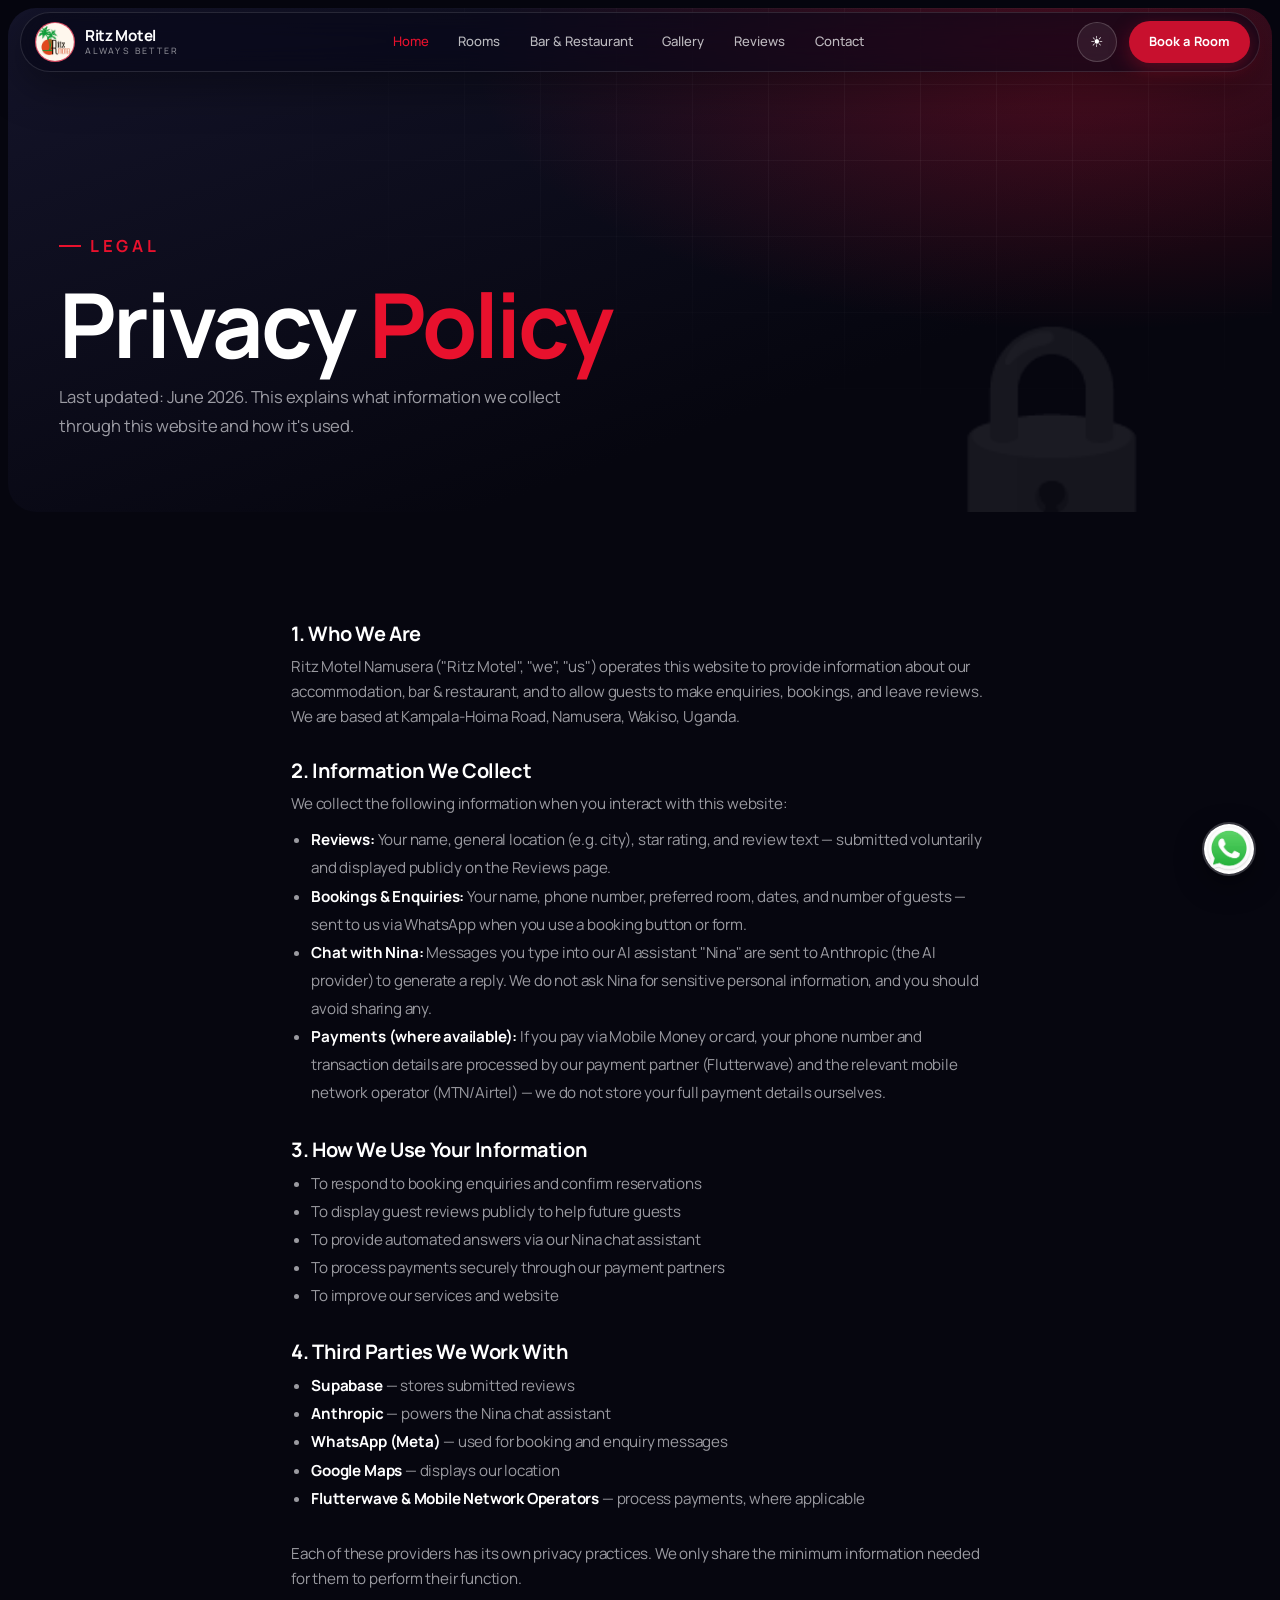
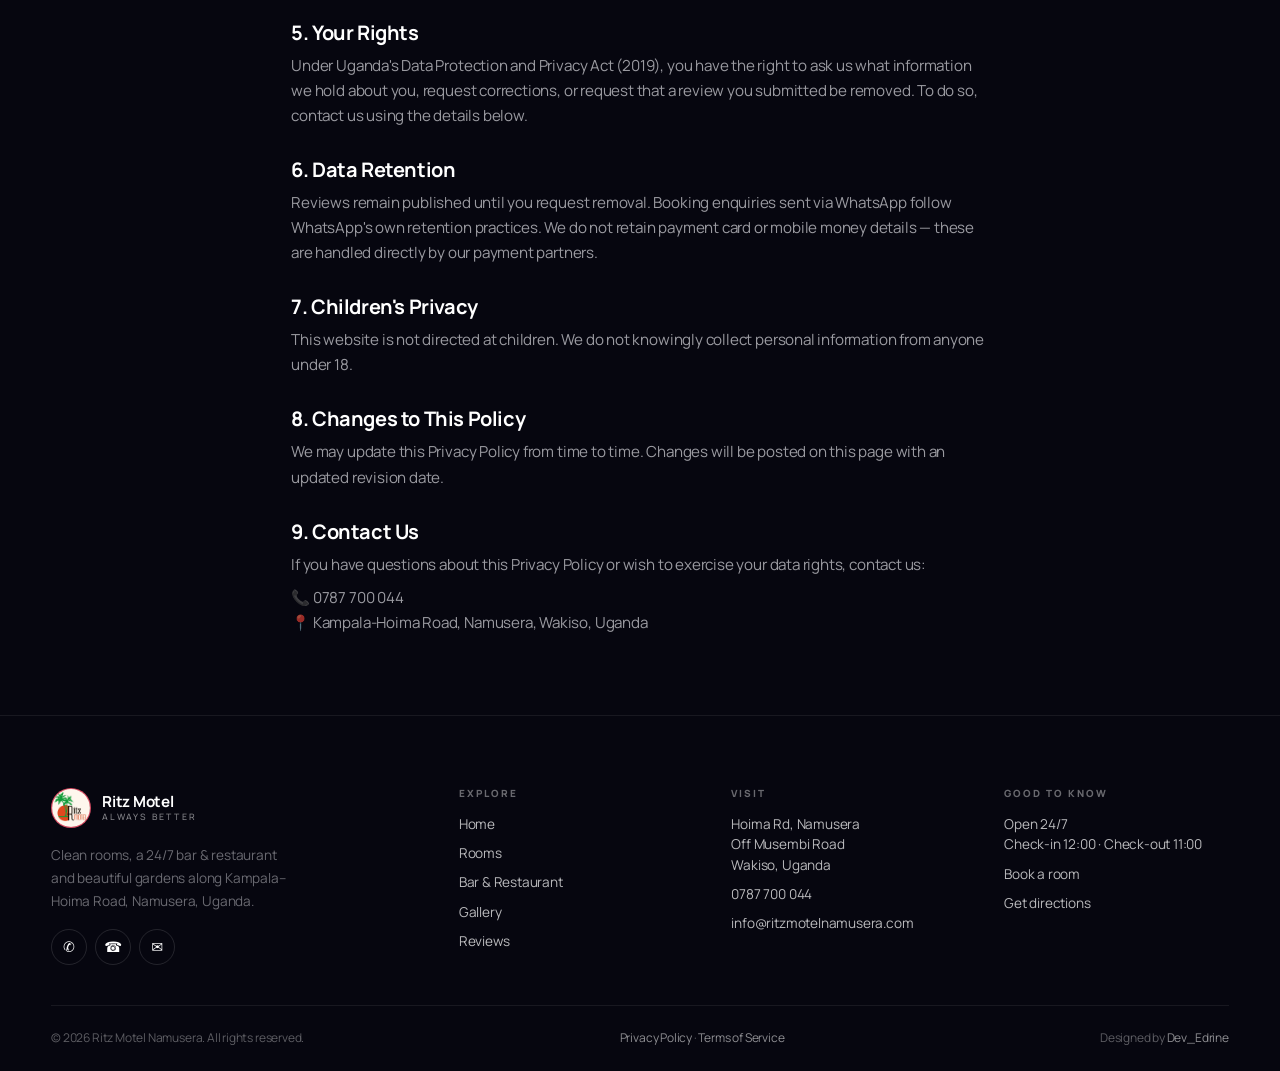
<file: privacy.html>
<!DOCTYPE html>
<html lang="en">
<head>
<meta charset="UTF-8">
<meta name="viewport" content="width=device-width, initial-scale=1.0">
<title>Privacy Policy – Ritz Motel Namusera</title>
<link rel="preconnect" href="https://fonts.googleapis.com">
<link rel="preconnect" href="https://fonts.gstatic.com" crossorigin>
<link href="https://fonts.googleapis.com/css2?family=Manrope:wght@400;500;600;700;800&display=swap" rel="stylesheet">
<script>
(function () {
  var t = 'dark';
  try { t = localStorage.getItem('ritz-theme') || 'dark'; } catch (e) {}
  document.documentElement.setAttribute('data-theme', t);
})();
function toggleTheme() {
  var root = document.documentElement;
  var next = root.getAttribute('data-theme') === 'light' ? 'dark' : 'light';
  root.setAttribute('data-theme', next);
  try { localStorage.setItem('ritz-theme', next); } catch (e) {}
}
</script>
<link rel="stylesheet" href="style.css">
</head>
<body>

<nav>
  <div class="nav-logo">
    <img src="IMG_20260613_023639.jpg" class="logo-icon" alt="Ritz Motel logo">
    <div class="logo-text">Ritz Motel <span>Always Better</span></div>
  </div>
  <ul class="nav-links" id="navLinks">
    <li><a href="index.html" style="color:var(--red);">Home</a></li>
    <li><a href="rooms.html">Rooms</a></li>
    <li><a href="bar.html">Bar &amp; Restaurant</a></li>
    <li><a href="gallery.html">Gallery</a></li>
    <li><a href="reviews.html">Reviews</a></li>
    <li><a href="index.html#contact">Contact</a></li>
  </ul>
  <button class="theme-toggle" onclick="toggleTheme()" aria-label="Toggle dark and light mode" title="Toggle dark / light mode">
    <span class="tt-sun" aria-hidden="true">☀</span><span class="tt-moon" aria-hidden="true">☾</span>
  </button>
  <a href="book.html" class="nav-cta">Book a Room</a>
  <button class="nav-toggle" aria-label="Menu" onclick="document.getElementById('navLinks').classList.toggle('open')">☰</button>
</nav>

<section class="page-hero">
  <div class="page-hero-content">
    <p class="sec-label">Legal</p>
    <h1>Privacy <em>Policy</em></h1>
    <p>Last updated: June 2026. This explains what information we collect through this website and how it's used.</p>
  </div>
  <div class="page-hero-deco">🔒</div>
</section>

<section class="legal-body">

  <h2>1. Who We Are</h2>
  <p style="margin-bottom:28px;">Ritz Motel Namusera ("Ritz Motel", "we", "us") operates this website to provide information about our accommodation, bar & restaurant, and to allow guests to make enquiries, bookings, and leave reviews. We are based at Kampala-Hoima Road, Namusera, Wakiso, Uganda.</p>

  <h2>2. Information We Collect</h2>
  <p style="margin-bottom:10px;">We collect the following information when you interact with this website:</p>
  <ul style="margin:0 0 28px 20px;">
    <li><strong>Reviews:</strong> Your name, general location (e.g. city), star rating, and review text — submitted voluntarily and displayed publicly on the Reviews page.</li>
    <li><strong>Bookings & Enquiries:</strong> Your name, phone number, preferred room, dates, and number of guests — sent to us via WhatsApp when you use a booking button or form.</li>
    <li><strong>Chat with Nina:</strong> Messages you type into our AI assistant "Nina" are sent to Anthropic (the AI provider) to generate a reply. We do not ask Nina for sensitive personal information, and you should avoid sharing any.</li>
    <li><strong>Payments (where available):</strong> If you pay via Mobile Money or card, your phone number and transaction details are processed by our payment partner (Flutterwave) and the relevant mobile network operator (MTN/Airtel) — we do not store your full payment details ourselves.</li>
  </ul>

  <h2>3. How We Use Your Information</h2>
  <ul style="margin:0 0 28px 20px;">
    <li>To respond to booking enquiries and confirm reservations</li>
    <li>To display guest reviews publicly to help future guests</li>
    <li>To provide automated answers via our Nina chat assistant</li>
    <li>To process payments securely through our payment partners</li>
    <li>To improve our services and website</li>
  </ul>

  <h2>4. Third Parties We Work With</h2>
  <ul style="margin:0 0 28px 20px;">
    <li><strong>Supabase</strong> — stores submitted reviews</li>
    <li><strong>Anthropic</strong> — powers the Nina chat assistant</li>
    <li><strong>WhatsApp (Meta)</strong> — used for booking and enquiry messages</li>
    <li><strong>Google Maps</strong> — displays our location</li>
    <li><strong>Flutterwave & Mobile Network Operators</strong> — process payments, where applicable</li>
  </ul>
  <p style="margin-bottom:28px;">Each of these providers has its own privacy practices. We only share the minimum information needed for them to perform their function.</p>

  <h2>5. Your Rights</h2>
  <p style="margin-bottom:28px;">Under Uganda's Data Protection and Privacy Act (2019), you have the right to ask us what information we hold about you, request corrections, or request that a review you submitted be removed. To do so, contact us using the details below.</p>

  <h2>6. Data Retention</h2>
  <p style="margin-bottom:28px;">Reviews remain published until you request removal. Booking enquiries sent via WhatsApp follow WhatsApp's own retention practices. We do not retain payment card or mobile money details — these are handled directly by our payment partners.</p>

  <h2>7. Children's Privacy</h2>
  <p style="margin-bottom:28px;">This website is not directed at children. We do not knowingly collect personal information from anyone under 18.</p>

  <h2>8. Changes to This Policy</h2>
  <p style="margin-bottom:28px;">We may update this Privacy Policy from time to time. Changes will be posted on this page with an updated revision date.</p>

  <h2>9. Contact Us</h2>
  <p>If you have questions about this Privacy Policy or wish to exercise your data rights, contact us:</p>
  <p style="margin-top:8px;">📞 0787 700 044<br>📍 Kampala-Hoima Road, Namusera, Wakiso, Uganda</p>

</section>

<footer>
  <div class="footer-inner">
    <div class="footer-grid">
      <div class="footer-brand">
        <div class="nav-logo">
          <img src="IMG_20260613_023639.jpg" class="logo-icon" alt="Ritz Motel logo">
          <div class="logo-text">Ritz Motel <span>Always Better</span></div>
        </div>
        <p>Clean rooms, a 24/7 bar &amp; restaurant and beautiful gardens along Kampala–Hoima Road, Namusera, Uganda.</p>
        <div class="footer-social">
          <a href="https://wa.me/256787700044" aria-label="WhatsApp" target="_blank" rel="noopener">✆</a>
          <a href="tel:+256787700044" aria-label="Call">☎</a>
          <a href="mailto:info@ritzmotelnamusera.com" aria-label="Email">✉</a>
        </div>
      </div>
      <div class="footer-col">
        <h5>Explore</h5>
        <a href="index.html">Home</a>
        <a href="rooms.html">Rooms</a>
        <a href="bar.html">Bar &amp; Restaurant</a>
        <a href="gallery.html">Gallery</a>
        <a href="reviews.html">Reviews</a>
      </div>
      <div class="footer-col">
        <h5>Visit</h5>
        <p>Hoima Rd, Namusera<br>Off Musembi Road<br>Wakiso, Uganda</p>
        <a href="tel:+256787700044">0787 700 044</a>
        <a href="mailto:info@ritzmotelnamusera.com">info@ritzmotelnamusera.com</a>
      </div>
      <div class="footer-col">
        <h5>Good to know</h5>
        <p>Open 24/7<br>Check-in 12:00 · Check-out 11:00</p>
        <a href="book.html">Book a room</a>
        <a href="index.html#contact">Get directions</a>
      </div>
    </div>
    <div class="footer-bottom">
      <span>© 2026 Ritz Motel Namusera. All rights reserved.</span>
      <span><a href="privacy.html">Privacy Policy</a> · <a href="terms.html">Terms of Service</a></span>
      <span>Designed by <a href="https://wa.me/256761273024" target="_blank" rel="noopener">Dev_Edrine</a></span>
    </div>
  </div>
</footer>

<a href="https://wa.me/256787700044"><img src="images (4).jpeg" class="float-wa" title="Chat on WhatsApp"></a>
</body>
</html>
</file>
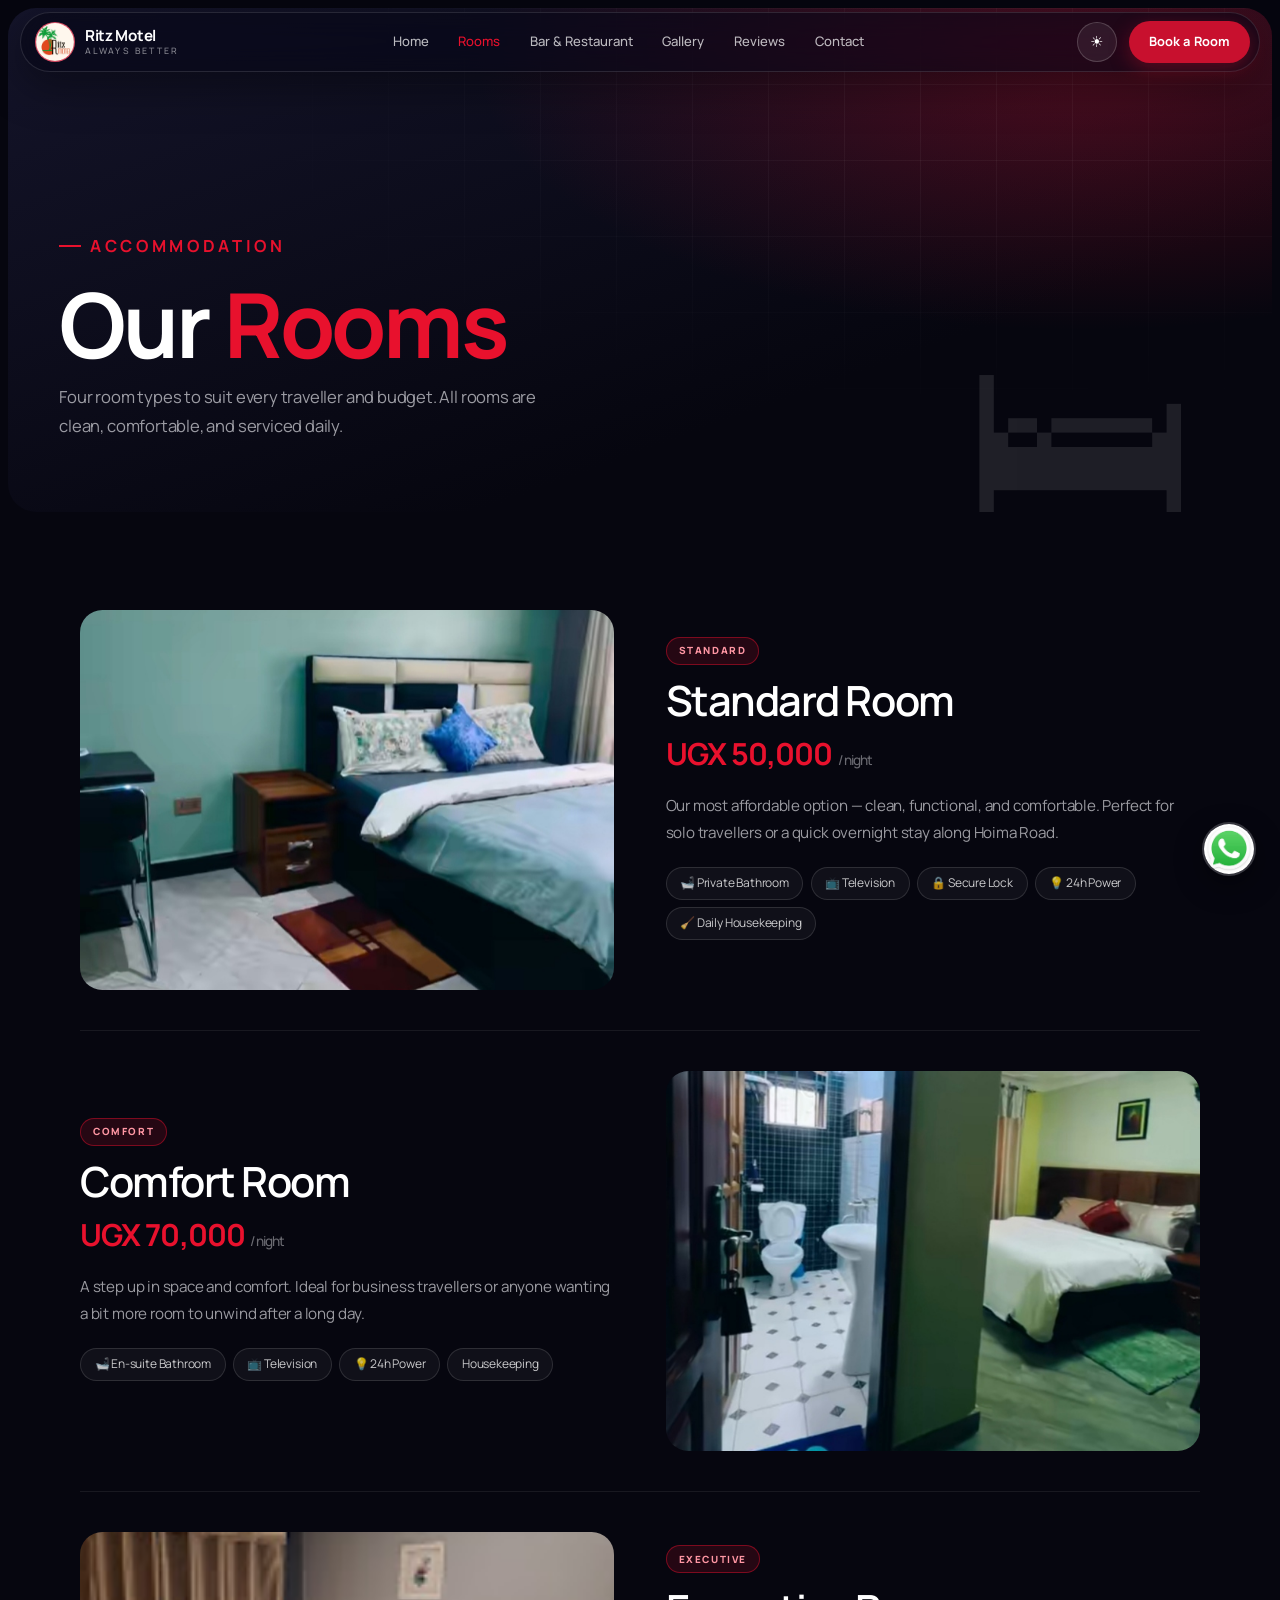
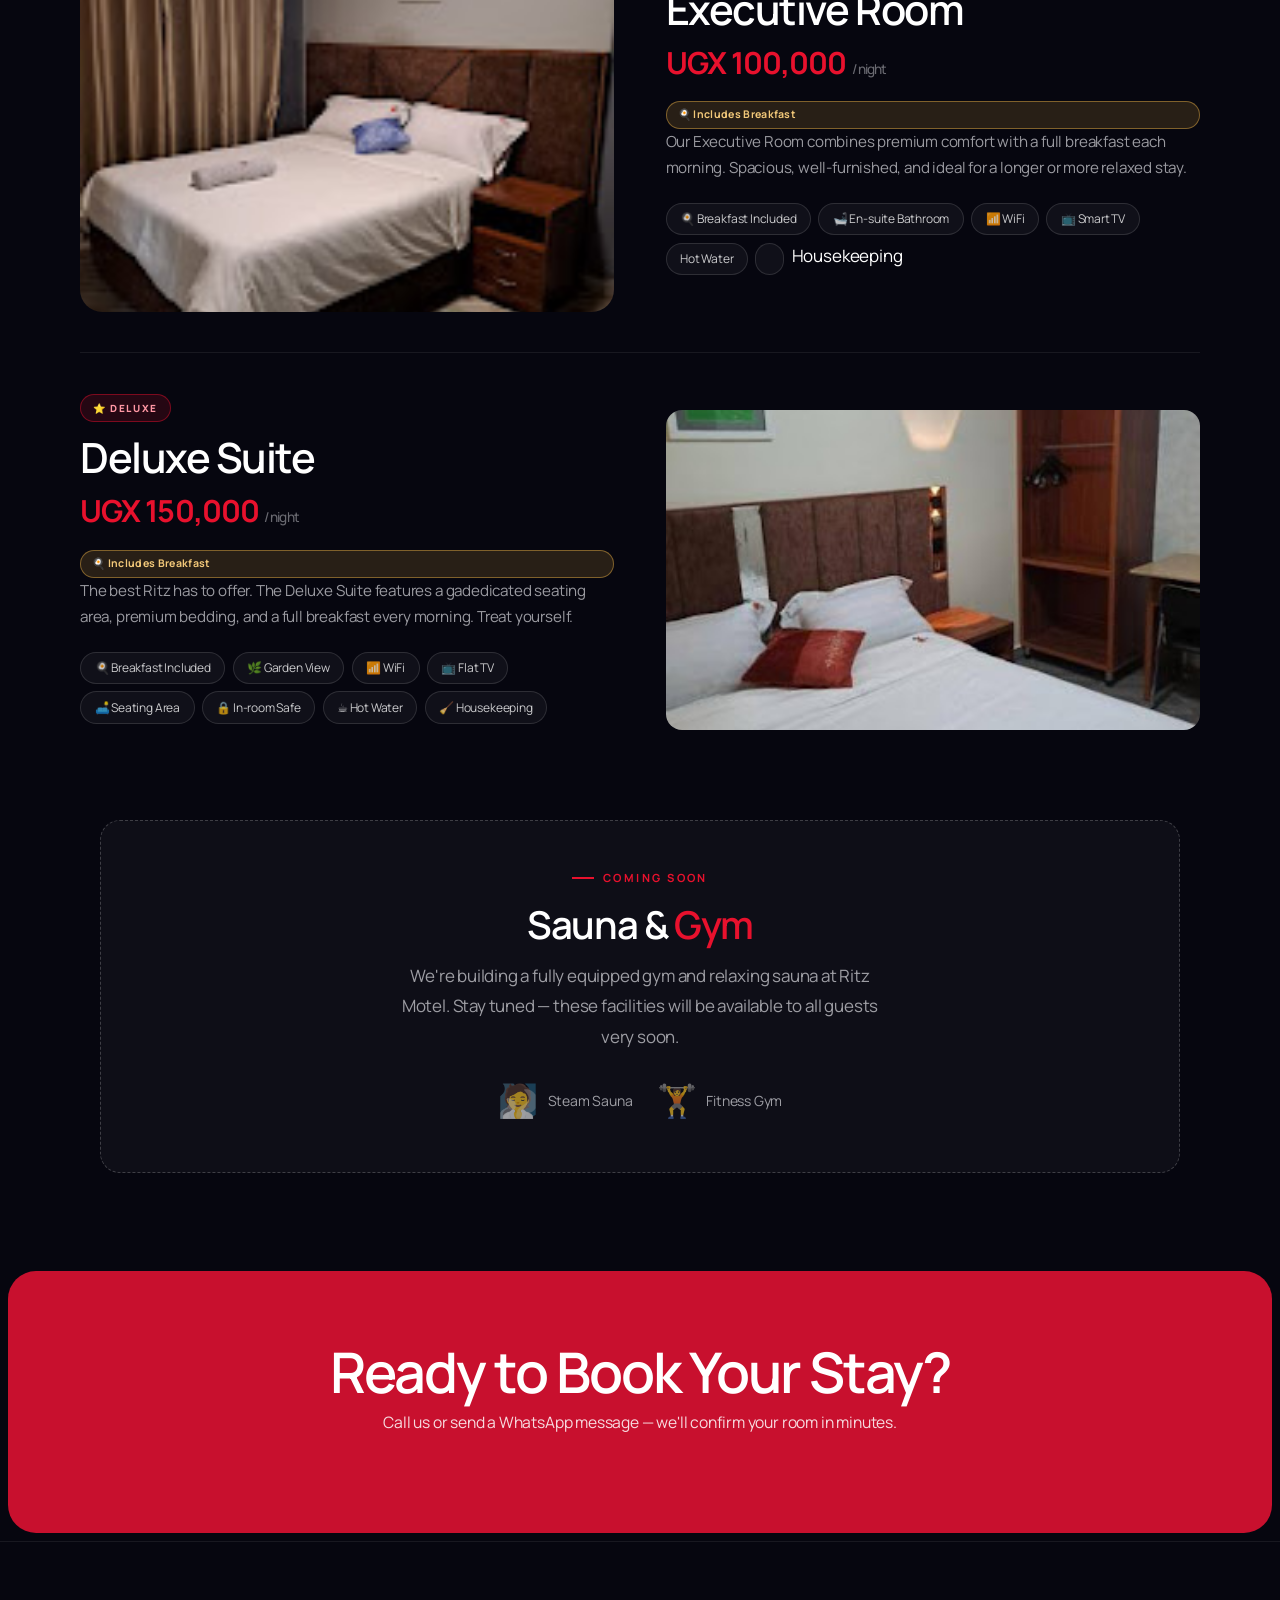
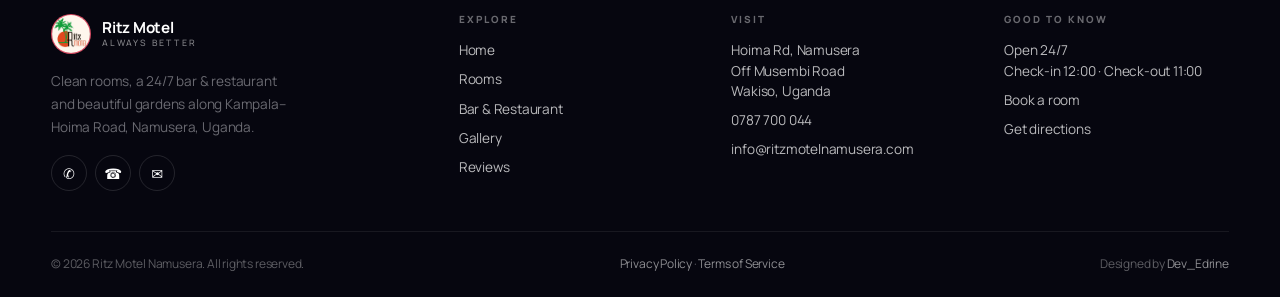
<file: rooms.html>
<!DOCTYPE html>
<html lang="en">
<head>
<meta charset="UTF-8">
<meta name="viewport" content="width=device-width, initial-scale=1.0">
<title>Rooms & Accommodation – Ritz Motel Namusera | From UGX 50,000/night</title>
<meta name="description" content="Book clean, comfortable rooms from UGX 50,000/night at Ritz Motel Namusera. Standard, Comfort, Executive and Deluxe Suite — some with breakfast. Kampala-Hoima Road, Wakiso.">
<meta name="robots" content="index, follow">
<link rel="canonical" href="https://ritzmotelnamusera.com/rooms">
<meta property="og:type" content="website">
<meta property="og:url" content="https://ritzmotelnamusera.com/rooms">
<meta property="og:title" content="Rooms & Accommodation – Ritz Motel Namusera | From UGX 50,000/night">
<meta property="og:description" content="Book clean, comfortable rooms from UGX 50,000/night at Ritz Motel Namusera. Standard, Comfort, Executive and Deluxe Suite — some with breakfast. Kampala-Hoima Road, Wakiso.">
<meta property="og:image" content="https://ritzmotelnamusera.com/entrance_night.jpg">
<link rel="icon" type="image/jpeg" href="IMG_20260613_023639.jpg">
<link rel="preconnect" href="https://fonts.googleapis.com">
<link rel="preconnect" href="https://fonts.gstatic.com" crossorigin>
<link href="https://fonts.googleapis.com/css2?family=Manrope:wght@400;500;600;700;800&display=swap" rel="stylesheet">
<script>
(function () {
  var t = 'dark';
  try { t = localStorage.getItem('ritz-theme') || 'dark'; } catch (e) {}
  document.documentElement.setAttribute('data-theme', t);
})();
function toggleTheme() {
  var root = document.documentElement;
  var next = root.getAttribute('data-theme') === 'light' ? 'dark' : 'light';
  root.setAttribute('data-theme', next);
  try { localStorage.setItem('ritz-theme', next); } catch (e) {}
}
</script>
<link rel="stylesheet" href="style.css">
</head>
<body>

<nav>
  <div class="nav-logo">
    <img src="IMG_20260613_023639.jpg" class="logo-icon" alt="Ritz Motel logo">
    <div class="logo-text">Ritz Motel <span>Always Better</span></div>
  </div>
  <ul class="nav-links" id="navLinks">
    <li><a href="index.html">Home</a></li>
    <li><a href="rooms.html" style="color:var(--red);">Rooms</a></li>
    <li><a href="bar.html">Bar &amp; Restaurant</a></li>
    <li><a href="gallery.html">Gallery</a></li>
    <li><a href="reviews.html">Reviews</a></li>
    <li><a href="index.html#contact">Contact</a></li>
  </ul>
  <button class="theme-toggle" onclick="toggleTheme()" aria-label="Toggle dark and light mode" title="Toggle dark / light mode">
    <span class="tt-sun" aria-hidden="true">☀</span><span class="tt-moon" aria-hidden="true">☾</span>
  </button>
  <a href="book.html" class="nav-cta">Book a Room</a>
  <button class="nav-toggle" aria-label="Menu" onclick="document.getElementById('navLinks').classList.toggle('open')">☰</button>
</nav>

<section class="page-hero">
  <div class="page-hero-content">
    <p class="sec-label">Accommodation</p>
    <h1>Our <em>Rooms</em></h1>
    <p>Four room types to suit every traveller and budget. All rooms are clean, comfortable, and serviced daily.</p>
  </div>
  <div class="page-hero-deco">🛏</div>
</section>

<section class="room-detail">

  <!-- STANDARD ROOM - 50k -->
  <div class="room-detail-item">
    <div class="room-detail-img r1">
      
      <img src="70.000.jpg"class="img-placeholder-label">
    </div>
    <div class="room-detail-text">
      <span class="rd-badge">Standard</span>
      <h2 class="rd-title">Standard Room</h2>
      <div class="rd-price">UGX 50,000 <span>/ night</span></div>
      <p class="rd-desc">Our most affordable option — clean, functional, and comfortable. Perfect for solo travellers or a quick overnight stay along Hoima Road.</p>
      <div class="rd-amenities">
        <span class="rd-amenity">🛁 Private Bathroom</span>
        <span class="rd-amenity">📺 Television</span>
        <span class="rd-amenity">🔒 Secure Lock</span>
        <span class="rd-amenity">💡 24h Power</span>
        <span class="rd-amenity">🧹 Daily Housekeeping</span>
      </div>

    </div>
  </div>

  <hr class="room-divider">

  <!-- COMFORT ROOM - 60k -->
  <div class="room-detail-item reverse">
    <div class="room-detail-img r2">
            <img src="50,000.jpg"class="img-placeholder-label">

    </div>
    <div class="room-detail-text">
      <span class="rd-badge">Comfort</span>
      <h2 class="rd-title">Comfort Room</h2>
      <div class="rd-price">UGX 70,000 <span>/ night</span></div>
      <p class="rd-desc">A step up in space and comfort. Ideal for business travellers or anyone wanting a bit more room to unwind after a long day.</p>
      <div class="rd-amenities">
        <span class="rd-amenity">🛁 En-suite Bathroom</span>
        <span class="rd-amenity">📺 Television</span>
        <span class="rd-amenity">💡 24h Power</span>
        <span class="rd-amenity"> Housekeeping</span>
      </div>

    </div>
  </div>

  <hr class="room-divider">

  <!-- EXECUTIVE ROOM - 100k + breakfast -->
  <div class="room-detail-item">
    <div class="room-detail-img r3">

        <img src="100,000.jpg" alt="Executive Room" style="width:100%;height:100%;object-fit:cover;">
      </video>
    </div>
    <div class="room-detail-text">
      <span class="rd-badge">Executive</span>
      <h2 class="rd-title">Executive Room</h2>
      <div class="rd-price">UGX 100,000 <span>/ night</span></div>
      <div class="breakfast-badge">🍳 Includes Breakfast</div>
      <p class="rd-desc">Our Executive Room combines premium comfort with a full breakfast each morning. Spacious, well-furnished, and ideal for a longer or more relaxed stay.</p>
      <div class="rd-amenities">
        <span class="rd-amenity">🍳 Breakfast Included</span>
        <span class="rd-amenity">🛁 En-suite Bathroom</span>
        <span class="rd-amenity">📶 WiFi</span>
        <span class="rd-amenity">📺 Smart TV</span>
        <span class="rd-amenity">Hot Water</span>
        <span class="rd-amenity"></span> Housekeeping</span>
      </div>

    </div>
  </div>

  <hr class="room-divider">

  <!-- DELUXE SUITE - 150k + breakfast -->
  <div class="room-detail-item reverse">
    <div class="room-detail-img" style="background:linear-gradient(135deg,#1a1a2e,#2d1b69);height:320px;border-radius:16px;position:relative;overflow:hidden;">

        <img src="120,000.jpg" alt="Deluxe Suite" style="width:100%;height:100%;object-fit:cover;">
      </video>
    </div>
    <div class="room-detail-text">
      <span class="rd-badge" >⭐ Deluxe</span>
      <h2 class="rd-title">Deluxe Suite</h2>
      <div class="rd-price">UGX 150,000 <span>/ night</span></div>
      <div class="breakfast-badge">🍳 Includes Breakfast</div>
      <p class="rd-desc">The best Ritz has to offer. The Deluxe Suite features a gadedicated seating area, premium bedding, and a full breakfast every morning. Treat yourself.</p>
      <div class="rd-amenities">
        <span class="rd-amenity">🍳 Breakfast Included</span>
        <span class="rd-amenity">🌿 Garden View</span>
        <span class="rd-amenity">📶  WiFi</span>

        <span class="rd-amenity">📺 Flat TV</span>
        <span class="rd-amenity">🛋️ Seating Area</span>
        <span class="rd-amenity">🔒 In-room Safe</span>
        <span class="rd-amenity">☕ Hot Water</span>
        <span class="rd-amenity">🧹  Housekeeping</span>
      </div>

    </div>
  </div>

  <!-- COMING SOON -->
  <div class="coming-soon-card">
    <p class="sec-label" style="justify-content:center;">Coming Soon</p>
    <h2>Sauna &amp; <em>Gym</em></h2>
    <p class="cs-desc">We're building a fully equipped gym and relaxing sauna at Ritz Motel. Stay tuned — these facilities will be available to all guests very soon.</p>
    <div class="cs-feats">
      <div class="cs-feat"><span>🧖</span><span>Steam Sauna</span></div>
      <div class="cs-feat"><span>🏋️</span><span>Fitness Gym</span></div>
    </div>
  </div>

</section>

<section class="book-banner">
  <h2>Ready to Book Your Stay?</h2>
  <p>Call us or send a WhatsApp message — we'll confirm your room in minutes.</p>

</section>

<footer>
  <div class="footer-inner">
    <div class="footer-grid">
      <div class="footer-brand">
        <div class="nav-logo">
          <img src="IMG_20260613_023639.jpg" class="logo-icon" alt="Ritz Motel logo">
          <div class="logo-text">Ritz Motel <span>Always Better</span></div>
        </div>
        <p>Clean rooms, a 24/7 bar &amp; restaurant and beautiful gardens along Kampala–Hoima Road, Namusera, Uganda.</p>
        <div class="footer-social">
          <a href="https://wa.me/256787700044" aria-label="WhatsApp" target="_blank" rel="noopener">✆</a>
          <a href="tel:+256787700044" aria-label="Call">☎</a>
          <a href="mailto:info@ritzmotelnamusera.com" aria-label="Email">✉</a>
        </div>
      </div>
      <div class="footer-col">
        <h5>Explore</h5>
        <a href="index.html">Home</a>
        <a href="rooms.html">Rooms</a>
        <a href="bar.html">Bar &amp; Restaurant</a>
        <a href="gallery.html">Gallery</a>
        <a href="reviews.html">Reviews</a>
      </div>
      <div class="footer-col">
        <h5>Visit</h5>
        <p>Hoima Rd, Namusera<br>Off Musembi Road<br>Wakiso, Uganda</p>
        <a href="tel:+256787700044">0787 700 044</a>
        <a href="mailto:info@ritzmotelnamusera.com">info@ritzmotelnamusera.com</a>
      </div>
      <div class="footer-col">
        <h5>Good to know</h5>
        <p>Open 24/7<br>Check-in 12:00 · Check-out 11:00</p>
        <a href="book.html">Book a room</a>
        <a href="index.html#contact">Get directions</a>
      </div>
    </div>
    <div class="footer-bottom">
      <span>© 2026 Ritz Motel Namusera. All rights reserved.</span>
      <span><a href="privacy.html">Privacy Policy</a> · <a href="terms.html">Terms of Service</a></span>
      <span>Designed by <a href="https://wa.me/256761273024" target="_blank" rel="noopener">Dev_Edrine</a></span>
    </div>
  </div>
</footer>

<a href="https://wa.me/256787700044"><img src="images (4).jpeg" class="float-wa" title="Chat on WhatsApp"></a>

<script>
</script>
</body>
</html>
</file>
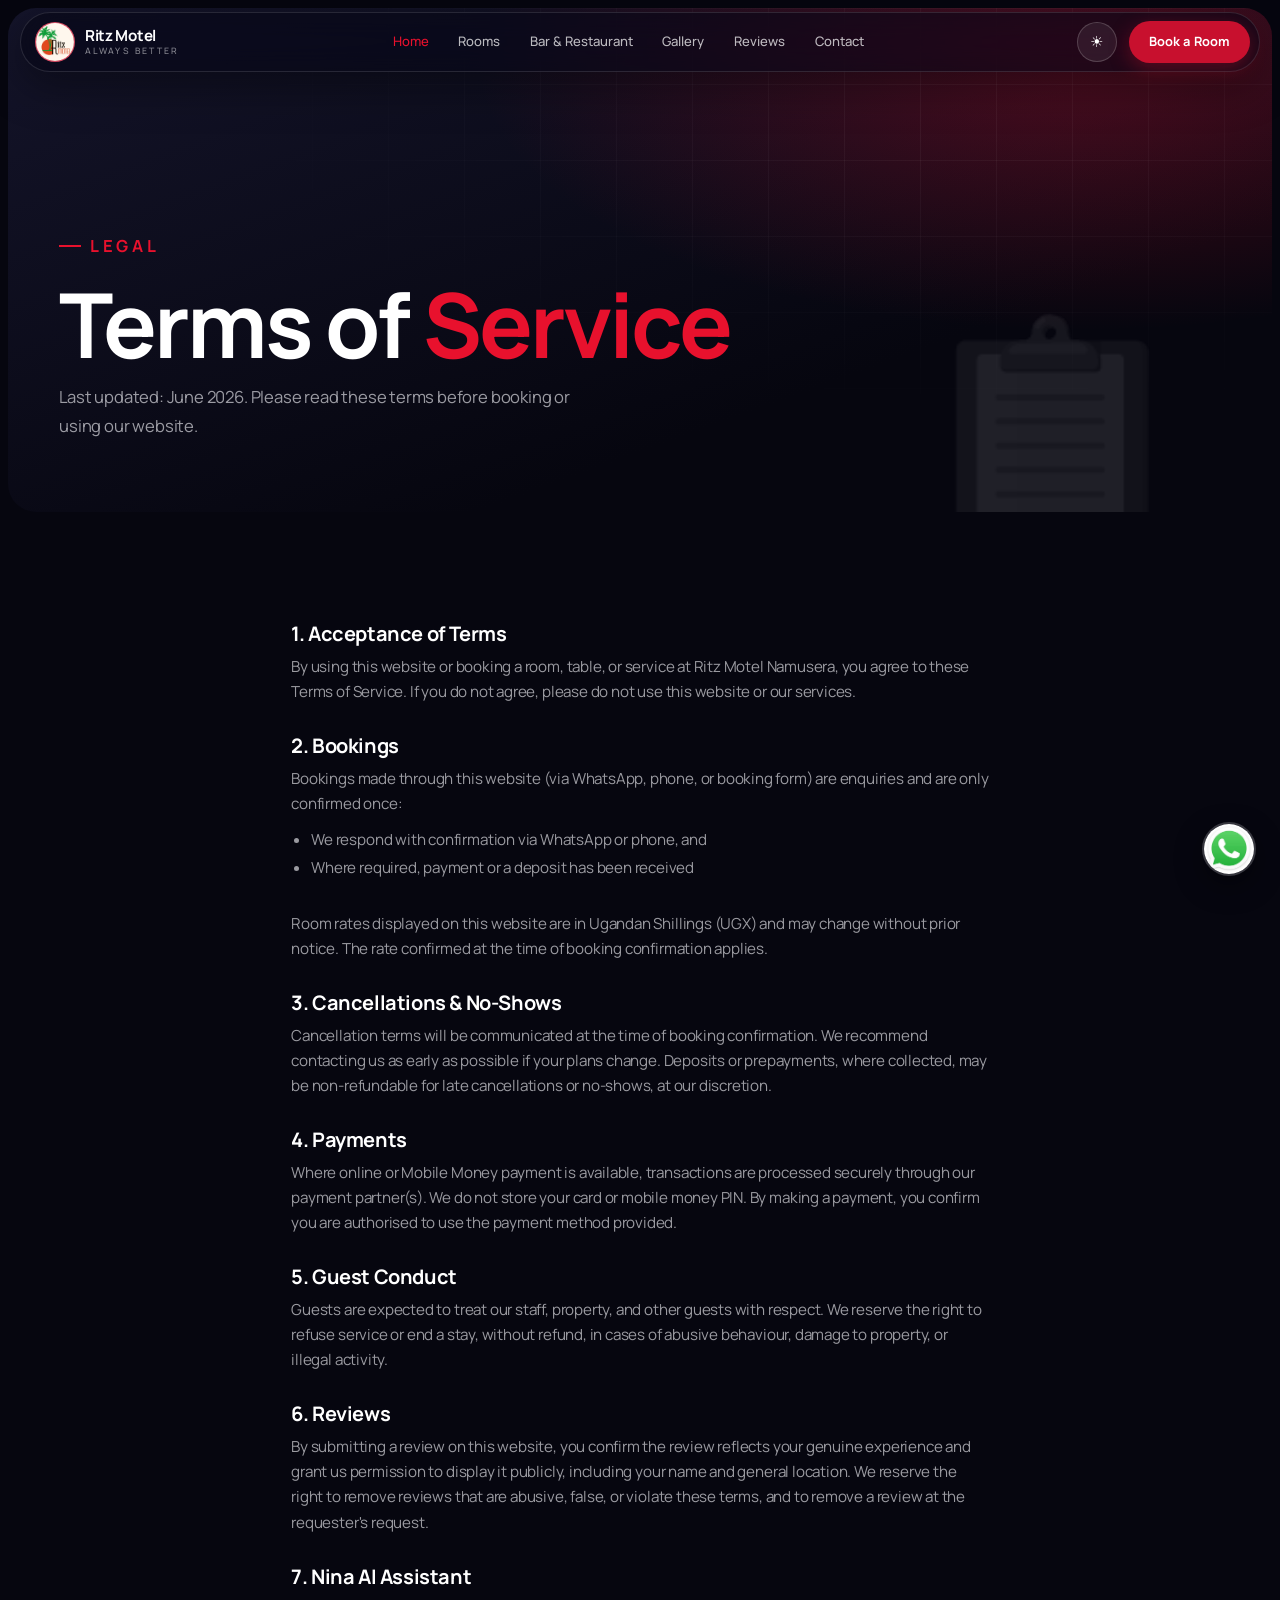
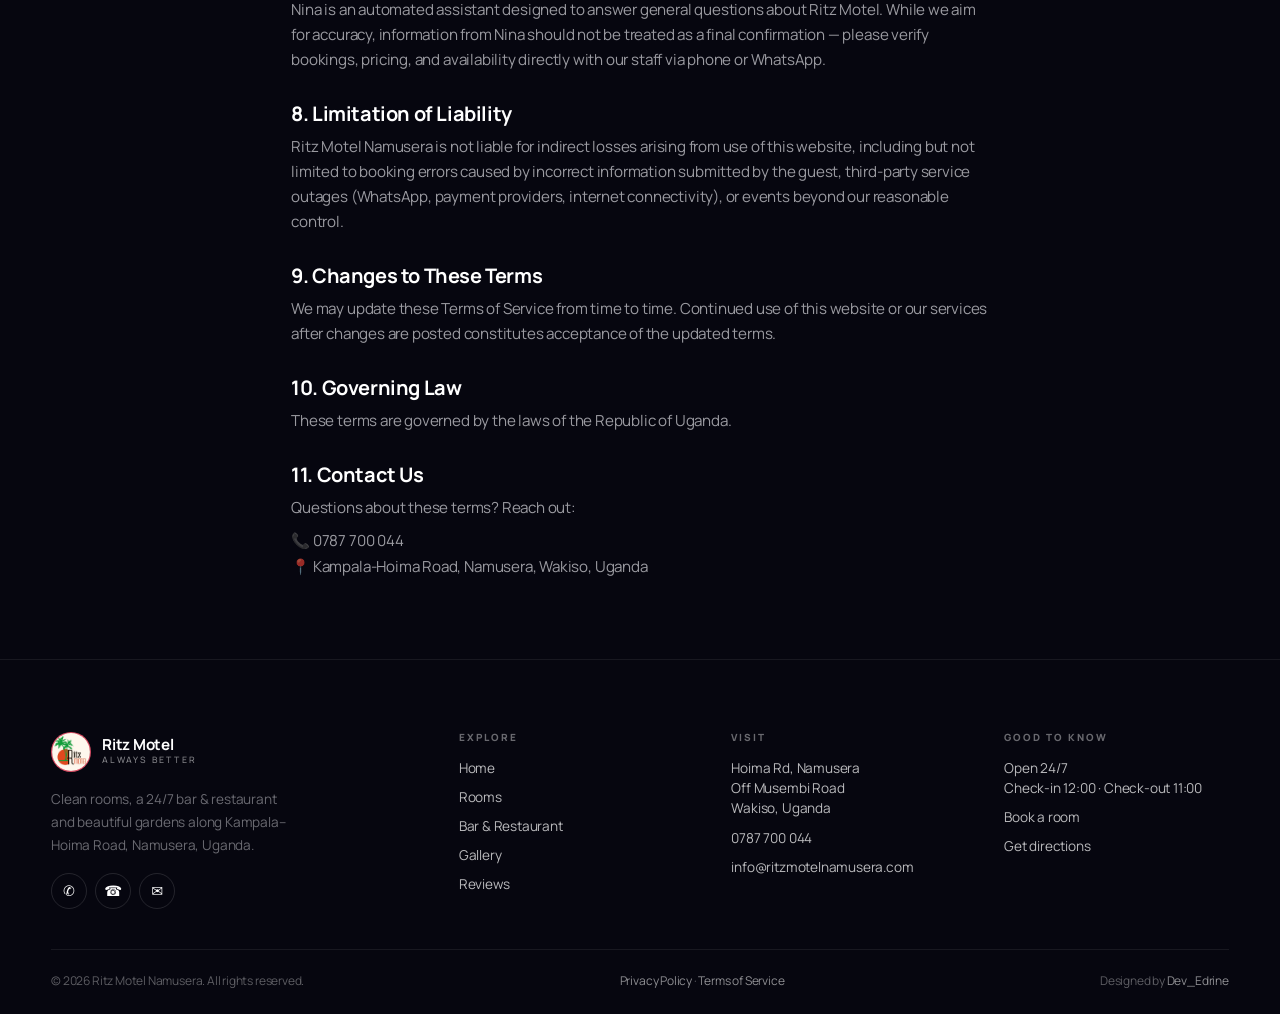
<file: terms.html>
<!DOCTYPE html>
<html lang="en">
<head>
<meta charset="UTF-8">
<meta name="viewport" content="width=device-width, initial-scale=1.0">
<title>Terms of Service – Ritz Motel Namusera</title>
<link rel="preconnect" href="https://fonts.googleapis.com">
<link rel="preconnect" href="https://fonts.gstatic.com" crossorigin>
<link href="https://fonts.googleapis.com/css2?family=Manrope:wght@400;500;600;700;800&display=swap" rel="stylesheet">
<script>
(function () {
  var t = 'dark';
  try { t = localStorage.getItem('ritz-theme') || 'dark'; } catch (e) {}
  document.documentElement.setAttribute('data-theme', t);
})();
function toggleTheme() {
  var root = document.documentElement;
  var next = root.getAttribute('data-theme') === 'light' ? 'dark' : 'light';
  root.setAttribute('data-theme', next);
  try { localStorage.setItem('ritz-theme', next); } catch (e) {}
}
</script>
<link rel="stylesheet" href="style.css">
</head>
<body>

<nav>
  <div class="nav-logo">
    <img src="IMG_20260613_023639.jpg" class="logo-icon" alt="Ritz Motel logo">
    <div class="logo-text">Ritz Motel <span>Always Better</span></div>
  </div>
  <ul class="nav-links" id="navLinks">
    <li><a href="index.html" style="color:var(--red);">Home</a></li>
    <li><a href="rooms.html">Rooms</a></li>
    <li><a href="bar.html">Bar &amp; Restaurant</a></li>
    <li><a href="gallery.html">Gallery</a></li>
    <li><a href="reviews.html">Reviews</a></li>
    <li><a href="index.html#contact">Contact</a></li>
  </ul>
  <button class="theme-toggle" onclick="toggleTheme()" aria-label="Toggle dark and light mode" title="Toggle dark / light mode">
    <span class="tt-sun" aria-hidden="true">☀</span><span class="tt-moon" aria-hidden="true">☾</span>
  </button>
  <a href="book.html" class="nav-cta">Book a Room</a>
  <button class="nav-toggle" aria-label="Menu" onclick="document.getElementById('navLinks').classList.toggle('open')">☰</button>
</nav>

<section class="page-hero">
  <div class="page-hero-content">
    <p class="sec-label">Legal</p>
    <h1>Terms of <em>Service</em></h1>
    <p>Last updated: June 2026. Please read these terms before booking or using our website.</p>
  </div>
  <div class="page-hero-deco">📋</div>
</section>

<section class="legal-body">

  <h2>1. Acceptance of Terms</h2>
  <p style="margin-bottom:28px;">By using this website or booking a room, table, or service at Ritz Motel Namusera, you agree to these Terms of Service. If you do not agree, please do not use this website or our services.</p>

  <h2>2. Bookings</h2>
  <p style="margin-bottom:10px;">Bookings made through this website (via WhatsApp, phone, or booking form) are enquiries and are only confirmed once:</p>
  <ul style="margin:0 0 28px 20px;">
    <li>We respond with confirmation via WhatsApp or phone, and</li>
    <li>Where required, payment or a deposit has been received</li>
  </ul>
  <p style="margin-bottom:28px;">Room rates displayed on this website are in Ugandan Shillings (UGX) and may change without prior notice. The rate confirmed at the time of booking confirmation applies.</p>

  <h2>3. Cancellations & No-Shows</h2>
  <p style="margin-bottom:28px;">Cancellation terms will be communicated at the time of booking confirmation. We recommend contacting us as early as possible if your plans change. Deposits or prepayments, where collected, may be non-refundable for late cancellations or no-shows, at our discretion.</p>

  <h2>4. Payments</h2>
  <p style="margin-bottom:28px;">Where online or Mobile Money payment is available, transactions are processed securely through our payment partner(s). We do not store your card or mobile money PIN. By making a payment, you confirm you are authorised to use the payment method provided.</p>

  <h2>5. Guest Conduct</h2>
  <p style="margin-bottom:28px;">Guests are expected to treat our staff, property, and other guests with respect. We reserve the right to refuse service or end a stay, without refund, in cases of abusive behaviour, damage to property, or illegal activity.</p>

  <h2>6. Reviews</h2>
  <p style="margin-bottom:28px;">By submitting a review on this website, you confirm the review reflects your genuine experience and grant us permission to display it publicly, including your name and general location. We reserve the right to remove reviews that are abusive, false, or violate these terms, and to remove a review at the requester's request.</p>

  <h2>7. Nina AI Assistant</h2>
  <p style="margin-bottom:28px;">Nina is an automated assistant designed to answer general questions about Ritz Motel. While we aim for accuracy, information from Nina should not be treated as a final confirmation — please verify bookings, pricing, and availability directly with our staff via phone or WhatsApp.</p>

  <h2>8. Limitation of Liability</h2>
  <p style="margin-bottom:28px;">Ritz Motel Namusera is not liable for indirect losses arising from use of this website, including but not limited to booking errors caused by incorrect information submitted by the guest, third-party service outages (WhatsApp, payment providers, internet connectivity), or events beyond our reasonable control.</p>

  <h2>9. Changes to These Terms</h2>
  <p style="margin-bottom:28px;">We may update these Terms of Service from time to time. Continued use of this website or our services after changes are posted constitutes acceptance of the updated terms.</p>

  <h2>10. Governing Law</h2>
  <p style="margin-bottom:28px;">These terms are governed by the laws of the Republic of Uganda.</p>

  <h2>11. Contact Us</h2>
  <p>Questions about these terms? Reach out:</p>
  <p style="margin-top:8px;">📞 0787 700 044<br>📍 Kampala-Hoima Road, Namusera, Wakiso, Uganda</p>

</section>

<footer>
  <div class="footer-inner">
    <div class="footer-grid">
      <div class="footer-brand">
        <div class="nav-logo">
          <img src="IMG_20260613_023639.jpg" class="logo-icon" alt="Ritz Motel logo">
          <div class="logo-text">Ritz Motel <span>Always Better</span></div>
        </div>
        <p>Clean rooms, a 24/7 bar &amp; restaurant and beautiful gardens along Kampala–Hoima Road, Namusera, Uganda.</p>
        <div class="footer-social">
          <a href="https://wa.me/256787700044" aria-label="WhatsApp" target="_blank" rel="noopener">✆</a>
          <a href="tel:+256787700044" aria-label="Call">☎</a>
          <a href="mailto:info@ritzmotelnamusera.com" aria-label="Email">✉</a>
        </div>
      </div>
      <div class="footer-col">
        <h5>Explore</h5>
        <a href="index.html">Home</a>
        <a href="rooms.html">Rooms</a>
        <a href="bar.html">Bar &amp; Restaurant</a>
        <a href="gallery.html">Gallery</a>
        <a href="reviews.html">Reviews</a>
      </div>
      <div class="footer-col">
        <h5>Visit</h5>
        <p>Hoima Rd, Namusera<br>Off Musembi Road<br>Wakiso, Uganda</p>
        <a href="tel:+256787700044">0787 700 044</a>
        <a href="mailto:info@ritzmotelnamusera.com">info@ritzmotelnamusera.com</a>
      </div>
      <div class="footer-col">
        <h5>Good to know</h5>
        <p>Open 24/7<br>Check-in 12:00 · Check-out 11:00</p>
        <a href="book.html">Book a room</a>
        <a href="index.html#contact">Get directions</a>
      </div>
    </div>
    <div class="footer-bottom">
      <span>© 2026 Ritz Motel Namusera. All rights reserved.</span>
      <span><a href="privacy.html">Privacy Policy</a> · <a href="terms.html">Terms of Service</a></span>
      <span>Designed by <a href="https://wa.me/256761273024" target="_blank" rel="noopener">Dev_Edrine</a></span>
    </div>
  </div>
</footer>

<a href="https://wa.me/256787700044"><img src="images (4).jpeg" class="float-wa" title="Chat on WhatsApp"></a>
</body>
</html>
</file>
<file: style.css>
/* =========================================================
   RITZ MOTEL NAMUSERA — VIBRANT EDITION
   Dark editorial look · Manrope · red accent
========================================================= */

:root {
  /* brand */
  --red: #C8102E;
  --red-bright: #E8112D;
  --red-dark: #9B0C22;
  --red-light: #FDECEA;

  /* dark surfaces */
  --ink: #06060F;
  --ink-2: #0C0C1C;
  --ink-3: #14142A;

  /* light surfaces */
  --paper: #F1F1F4;
  --paper-2: #F8F8FB;
  --white: #FFFFFF;
  --cream: #F6F1EC;
  --off-white: #F1F1F4;

  /* type */
  --text: #0A0A14;
  --text-soft: #5B5B70;
  --muted: rgba(245, 245, 250, 0.62);
  --muted-2: rgba(245, 245, 250, 0.42);

  /* lines */
  --border: #E3E3EA;
  --line-dark: rgba(255, 255, 255, 0.12);
  --line-dark-soft: rgba(255, 255, 255, 0.07);

  --gold: #D9A441;
  --green: #2E7D32;
  --green-light: #E8F5E9;

  --maxw: 1280px;
  --gutter: clamp(1.15rem, 4vw, 4.25rem);
  --radius-xl: 2rem;
  --radius-lg: 1.35rem;
  --radius-md: 1rem;
  --radius-pill: 100px;
  --ease: cubic-bezier(.22, .8, .28, 1);
}

*, *::before, *::after { margin: 0; padding: 0; box-sizing: border-box; }

html { scroll-behavior: smooth; -webkit-text-size-adjust: 100%; }

body {
  font-family: 'Manrope', 'Tahoma', system-ui, sans-serif;
  background: var(--ink);
  color: #F5F5FA;
  font-size: 1.0625rem;
  line-height: 1.5;
  letter-spacing: -0.011em;
  overflow-x: hidden;
  -webkit-font-smoothing: antialiased;
}

img { max-width: 100%; display: block; }
a { color: inherit; }
button { font-family: inherit; }
::selection { background: var(--red); color: #fff; }

h1, h2, h3, h4, h5 {
  font-weight: 700;
  letter-spacing: -0.035em;
  line-height: 1.02;
}
h1 { font-size: clamp(2.9rem, 7vw, 5.75rem); }
h2 { font-size: clamp(2rem, 4.4vw, 3.5rem); font-weight: 600; }
h3 { font-size: clamp(1.35rem, 2.2vw, 1.9rem); }
h4 { font-size: 1.05rem; }
p { line-height: 1.65; }

/* ── shared bits ───────────────────────────────────────── */
.padding-global { width: 100%; max-width: var(--maxw); margin: 0 auto; padding-left: var(--gutter); padding-right: var(--gutter); }

.sec-label {
  display: flex;
  align-items: center;
  gap: 0.55rem;
  font-size: 0.7rem;
  font-weight: 700;
  letter-spacing: 0.22em;
  text-transform: uppercase;
  color: var(--red-bright);
  margin-bottom: 1.1rem;
}
.sec-label::before {
  content: '';
  width: 22px;
  height: 2px;
  background: var(--red-bright);
  flex-shrink: 0;
}

.sec-head { text-align: center; margin-bottom: clamp(2.25rem, 4vw, 3.5rem); }
.sec-head .sec-label { justify-content: center; }
.sec-head h2 { color: var(--text); }
.sec-head h2 em { color: var(--red); font-style: normal; }

h1 em, h2 em, h3 em, .hero h1 em, .about-text h2 em,
.bar-hero h2 em, .contact h2 em, .rooms-header h2 em,
.bar-text h2 em { font-style: normal; color: var(--red-bright); }

.section-light {
  background: var(--paper);
  color: var(--text);
  border-radius: var(--radius-xl);
  margin: 0 0.5rem;
}
.section-dark { background: var(--ink); color: #F5F5FA; }

/* ── NAV ───────────────────────────────────────────────── */
nav {
  position: fixed;
  top: 0.75rem;
  left: 50%;
  transform: translateX(-50%);
  z-index: 1000;
  width: calc(100% - 1.5rem);
  max-width: 1240px;
  display: flex;
  align-items: center;
  gap: 0.75rem;
  padding: 0.5rem 0.55rem 0.5rem 0.85rem;
  background: rgba(8, 8, 22, 0.68);
  border: 1px solid rgba(255, 255, 255, 0.12);
  border-radius: var(--radius-pill);
  backdrop-filter: blur(20px) saturate(150%);
  -webkit-backdrop-filter: blur(20px) saturate(150%);
  box-shadow: 0 14px 44px rgba(0, 0, 0, 0.38);
}

.nav-logo { display: flex; align-items: center; gap: 0.65rem; flex-shrink: 0; }

.logo-icon {
  width: 40px;
  height: 40px;
  border-radius: 50%;
  object-fit: cover;
  border: 1px solid rgba(255, 255, 255, 0.25);
  background: var(--red);
  flex-shrink: 0;
}

.logo-text {
  font-size: 0.95rem;
  font-weight: 700;
  line-height: 1.05;
  letter-spacing: -0.02em;
  color: #fff;
  white-space: nowrap;
}
.logo-text span {
  display: block;
  font-size: 0.55rem;
  font-weight: 500;
  letter-spacing: 0.24em;
  text-transform: uppercase;
  color: rgba(255, 255, 255, 0.5);
  margin-top: 3px;
}

.nav-links {
  display: flex;
  align-items: center;
  gap: 0.15rem;
  list-style: none;
  margin-left: auto;
  margin-right: auto;
}
.nav-links a {
  display: inline-block;
  padding: 0.55rem 0.85rem;
  border-radius: var(--radius-pill);
  color: rgba(255, 255, 255, 0.72);
  text-decoration: none;
  font-size: 0.82rem;
  font-weight: 500;
  letter-spacing: 0;
  transition: color .2s, background .2s;
  white-space: nowrap;
}
.nav-links a:hover { color: #fff; background: rgba(255, 255, 255, 0.08); }
.nav-links a[style*="var(--red)"] { color: var(--red-bright) !important; }

.nav-cta {
  flex-shrink: 0;
  display: inline-flex;
  align-items: center;
  gap: 0.4rem;
  background: var(--red);
  color: #fff;
  padding: 0.7rem 1.25rem;
  border-radius: var(--radius-pill);
  text-decoration: none;
  font-size: 0.8rem;
  font-weight: 700;
  letter-spacing: 0.01em;
  white-space: nowrap;
  transition: background .2s, transform .2s, box-shadow .2s;
  box-shadow: 0 6px 20px rgba(200, 16, 46, 0.35);
}
.nav-cta:hover { background: var(--red-bright); transform: translateY(-1px); box-shadow: 0 10px 26px rgba(200, 16, 46, 0.45); }

.nav-toggle {
  display: none;
  background: rgba(255, 255, 255, 0.08);
  border: 1px solid var(--line-dark);
  color: #fff;
  font-size: 1.1rem;
  width: 42px;
  height: 42px;
  border-radius: 50%;
  cursor: pointer;
  flex-shrink: 0;
}

/* ── BUTTONS ───────────────────────────────────────────── */
.btn-red, .btn-ghost, .btn-outline, .btn-outline-red, .btn-small,
.room-btn, .bf-submit, .rf-submit, .btn-wa, .btn-call {
  display: inline-flex;
  align-items: center;
  justify-content: center;
  gap: 0.5rem;
  border-radius: var(--radius-pill);
  font-family: inherit;
  font-size: 0.92rem;
  font-weight: 700;
  letter-spacing: 0.005em;
  text-decoration: none;
  border: 1px solid transparent;
  cursor: pointer;
  padding: 0.95rem 1.7rem;
  transition: transform .25s var(--ease), background .25s, color .25s, border-color .25s, box-shadow .25s;
}

.btn-red {
  background: var(--red);
  color: #fff;
  box-shadow: 0 8px 26px rgba(200, 16, 46, 0.35);
}
.btn-red:hover { background: var(--red-bright); transform: translateY(-2px); box-shadow: 0 12px 32px rgba(200, 16, 46, 0.45); }

.btn-ghost {
  background: rgba(255, 255, 255, 0.07);
  border-color: rgba(255, 255, 255, 0.28);
  color: #fff;
  backdrop-filter: blur(12px);
}
.btn-ghost:hover { background: #fff; color: var(--ink); border-color: #fff; transform: translateY(-2px); }

.btn-outline, .btn-outline-red {
  background: transparent;
  border-color: var(--red);
  color: var(--red);
}
.btn-outline:hover, .btn-outline-red:hover { background: var(--red); color: #fff; transform: translateY(-2px); }

.btn-small {
  padding: 0.7rem 1.25rem;
  font-size: 0.8rem;
  background: var(--red);
  color: #fff;
}
.btn-small:hover { background: var(--red-bright); transform: translateY(-2px); }

/* ── HERO ──────────────────────────────────────────────── */
.hero {
  position: relative;
  margin: 0.5rem;
  height: calc(100svh - 1rem);
  min-height: 640px;
  border-radius: 1.75rem;
  overflow: hidden;
  background: #0A0A18;
  display: flex;
  align-items: flex-end;
  padding: 0 var(--gutter) clamp(8.5rem, 16vh, 11rem);
  isolation: isolate;
}

.hero-carousel { position: absolute; inset: 0; z-index: 0; }
.carousel-slide {
  position: absolute;
  inset: 0;
  background-size: cover;
  background-position: center;
  opacity: 0;
  transform: scale(1.04);
  transition: opacity 1.2s ease, transform 7s linear;
}
.carousel-slide.active { opacity: 1; transform: scale(1); }

.hero-overlay {
  position: absolute;
  inset: 0;
  z-index: 1;
  background:
    radial-gradient(90% 70% at 15% 90%, rgba(6, 6, 15, 0.85) 0%, rgba(6, 6, 15, 0) 62%),
    linear-gradient(180deg, rgba(6, 6, 15, 0.35) 0%, rgba(6, 6, 15, 0.15) 38%, rgba(6, 6, 15, 0.88) 100%);
}

.hero-content {
  position: relative;
  z-index: 3;
  text-align: left;
  color: #fff;
  max-width: 900px;
  animation: fadeInUp .9s var(--ease);
}

.hero-tag {
  display: inline-flex;
  align-items: center;
  gap: 0.55rem;
  padding: 0.5rem 1rem 0.5rem 0.8rem;
  border: 1px solid rgba(255, 255, 255, 0.2);
  background: rgba(255, 255, 255, 0.07);
  border-radius: var(--radius-pill);
  backdrop-filter: blur(10px);
  font-size: 0.68rem;
  font-weight: 600;
  letter-spacing: 0.2em;
  text-transform: uppercase;
  color: rgba(255, 255, 255, 0.88);
  margin-bottom: 1.4rem;
}
.hero-tag::before {
  content: '';
  width: 7px;
  height: 7px;
  border-radius: 50%;
  background: var(--red-bright);
  box-shadow: 0 0 0 4px rgba(232, 17, 45, 0.22);
}

.hero h1 {
  font-size: clamp(3.2rem, 8.2vw, 7rem);
  font-weight: 700;
  line-height: 0.94;
  letter-spacing: -0.05em;
  margin-bottom: 0.9rem;
}
.hero h1 em { color: var(--red-bright); }

.hero-sub {
  font-size: 0.82rem;
  font-weight: 500;
  letter-spacing: 0.24em;
  text-transform: uppercase;
  color: rgba(255, 255, 255, 0.62);
  margin-bottom: 1.1rem;
}

.hero-bar { display: none; }

.hero-content > p:last-of-type {
  font-size: clamp(0.95rem, 1.3vw, 1.08rem);
  line-height: 1.6;
  color: rgba(255, 255, 255, 0.78);
  max-width: 540px;
  margin-bottom: 1.9rem;
}

.hero-btns { display: flex; gap: 0.75rem; flex-wrap: wrap; }

.carousel-dots {
  position: absolute;
  right: var(--gutter);
  bottom: clamp(8.6rem, 16.2vh, 11.2rem);
  z-index: 4;
  display: flex;
  align-items: center;
  gap: 0.5rem;
}
.dot {
  width: 8px;
  height: 8px;
  border-radius: var(--radius-pill);
  border: none;
  background: rgba(255, 255, 255, 0.4);
  cursor: pointer;
  padding: 0;
  transition: all .3s var(--ease);
}
.dot:hover { background: rgba(255, 255, 255, 0.75); }
.dot.active { width: 30px; background: var(--red-bright); }

.scroll-hint { display: none; }

@keyframes fadeInUp {
  from { opacity: 0; transform: translateY(28px); }
  to { opacity: 1; transform: translateY(0); }
}

/* ── STRIP / floating hero cards ───────────────────────── */
.strip {
  position: relative;
  z-index: 6;
  max-width: 1240px;
  margin: -7rem auto 0;
  padding: 0 var(--gutter);
  display: grid;
  grid-template-columns: repeat(4, 1fr);
  gap: 0.7rem;
}

.strip-item {
  position: relative;
  display: flex;
  flex-direction: column;
  justify-content: flex-end;
  min-height: 190px;
  padding: 1.1rem;
  border-radius: 1.15rem;
  overflow: hidden;
  text-decoration: none;
  color: #fff;
  background: #16162C;
  border: 1px solid rgba(255, 255, 255, 0.14);
  isolation: isolate;
  transition: transform .35s var(--ease), border-color .35s;
}
.strip-item::after {
  content: '';
  position: absolute;
  inset: 0;
  z-index: -1;
  background: linear-gradient(180deg, rgba(6, 6, 15, 0.05) 0%, rgba(6, 6, 15, 0.55) 58%, rgba(6, 6, 15, 0.92) 100%);
}
.strip-item:hover { transform: translateY(-6px); border-color: rgba(232, 17, 45, 0.65); }

.strip-img {
  position: absolute;
  inset: 0;
  z-index: -2;
  background-size: cover;
  background-position: center;
  transition: transform .7s var(--ease);
}
.strip-item:hover .strip-img { transform: scale(1.07); }

.strip-num {
  position: absolute;
  top: 0.85rem;
  left: 1.1rem;
  font-size: 0.7rem;
  font-weight: 700;
  letter-spacing: 0.16em;
  color: rgba(255, 255, 255, 0.6);
}
.strip-icon {
  width: 38px;
  height: 38px;
  border-radius: 50%;
  background: rgba(255, 255, 255, 0.12);
  border: 1px solid rgba(255, 255, 255, 0.22);
  backdrop-filter: blur(8px);
  display: flex;
  align-items: center;
  justify-content: center;
  margin-bottom: 0.7rem;
}
.strip-icon svg { width: 19px; height: 19px; fill: none; stroke: #fff; stroke-width: 1.6; stroke-linecap: round; stroke-linejoin: round; }
.strip-item h3 { font-size: 1rem; font-weight: 700; letter-spacing: -0.02em; margin-bottom: 0.15rem; }
.strip-item p { font-size: 0.78rem; color: rgba(255, 255, 255, 0.66); line-height: 1.4; }

/* ── MARQUEE ───────────────────────────────────────────── */
.marquee {
  margin-top: 0.9rem;
  background: var(--red);
  color: #fff;
  overflow: hidden;
  padding: 0.8rem 0;
  border-radius: 0.6rem;
  margin-left: 0.5rem;
  margin-right: 0.5rem;
}
.marquee-track {
  display: flex;
  width: max-content;
  animation: marquee 38s linear infinite;
}
.marquee-track span {
  display: inline-flex;
  align-items: center;
  gap: 1.6rem;
  padding-right: 1.6rem;
  font-size: 0.78rem;
  font-weight: 700;
  letter-spacing: 0.18em;
  text-transform: uppercase;
  white-space: nowrap;
}
.marquee-track span::after { content: '✦'; color: rgba(255, 255, 255, 0.55); font-size: 0.7rem; }
@keyframes marquee { from { transform: translateX(0); } to { transform: translateX(-50%); } }

/* ── ABOUT ─────────────────────────────────────────────── */
.about {
  display: grid;
  grid-template-columns: 1.02fr 0.98fr;
  gap: clamp(2rem, 6vw, 5.5rem);
  align-items: center;
  max-width: var(--maxw);
  margin: 0 auto;
  padding: clamp(4.5rem, 9vw, 8rem) var(--gutter);
}

.about-text { background: transparent; padding: 0; color: #F5F5FA; }
.about-text h2 { font-size: clamp(2rem, 4vw, 3.25rem); color: #fff; margin-bottom: 1.3rem; line-height: 1.04; }
.about-text h2 em { color: var(--red-bright); }
.about-text p { font-size: 0.98rem; line-height: 1.75; color: var(--muted); margin-bottom: 1.1rem; max-width: 52ch; }

.stats-row { display: grid; grid-template-columns: repeat(3, 1fr); gap: 0.65rem; margin-top: 1.9rem; }
.stat-box {
  background: rgba(255, 255, 255, 0.035);
  border: 1px solid var(--line-dark);
  border-radius: var(--radius-md);
  padding: 1.1rem 0.9rem;
  text-align: left;
  transition: border-color .25s, background .25s;
}
.stat-box:hover { border-color: rgba(232, 17, 45, 0.5); background: rgba(255, 255, 255, 0.055); }
.stat-box .num { display: block; font-size: clamp(1.5rem, 2.4vw, 2.1rem); font-weight: 700; letter-spacing: -0.04em; color: #fff; line-height: 1; }
.stat-box .lbl { display: block; margin-top: 0.45rem; font-size: 0.62rem; font-weight: 600; letter-spacing: 0.16em; text-transform: uppercase; color: var(--muted-2); }

.about-visual {
  position: relative;
  min-height: 520px;
  border-radius: 1.6rem;
  overflow: hidden;
  display: flex;
  align-items: flex-end;
  background: linear-gradient(160deg, #1A1A32, #0A0A18);
  border: 1px solid var(--line-dark);
  isolation: isolate;
}
.about-visual::before {
  content: '';
  position: absolute;
  inset: 0;
  z-index: -1;
  background: url('motel-building.jpg') center/cover no-repeat;
  transition: transform .9s var(--ease);
}
.about-visual:hover::before { transform: scale(1.05); }
.about-visual::after {
  content: '';
  position: absolute;
  inset: 0;
  z-index: -1;
  background: linear-gradient(180deg, rgba(6, 6, 15, 0.05) 30%, rgba(6, 6, 15, 0.88) 100%);
}
.about-pattern {
  position: absolute;
  inset: 0;
  background-image:
    linear-gradient(rgba(255, 255, 255, 0.05) 1px, transparent 1px),
    linear-gradient(90deg, rgba(255, 255, 255, 0.05) 1px, transparent 1px);
  background-size: 64px 64px;
  mask-image: radial-gradient(70% 60% at 80% 15%, #000 0%, transparent 75%);
  -webkit-mask-image: radial-gradient(70% 60% at 80% 15%, #000 0%, transparent 75%);
  pointer-events: none;
}
.about-visual-text { position: relative; z-index: 2; padding: clamp(1.4rem, 3vw, 2.4rem); color: #fff; }
.about-visual-text .av-icon { display: none; }
.about-visual-text h3 { font-size: clamp(1.8rem, 3.4vw, 2.8rem); font-weight: 700; letter-spacing: -0.04em; margin-bottom: 0.35rem; }
.about-visual-text p { font-size: 0.68rem; letter-spacing: 0.22em; text-transform: uppercase; color: rgba(255, 255, 255, 0.6); }

/* ── EXPERIENCES (numbered rows) ───────────────────────── */
.teasers {
  background: var(--paper);
  color: var(--text);
  border-radius: var(--radius-xl);
  margin: 0 0.5rem;
  padding: clamp(4rem, 8vw, 7rem) var(--gutter);
}
.teasers .sec-head h2 { color: var(--text); }

.exp-list { max-width: 1120px; margin: 0 auto; display: flex; flex-direction: column; }

.exp-row {
  display: grid;
  grid-template-columns: 1fr 0.9fr;
  gap: clamp(1.5rem, 4vw, 4rem);
  align-items: center;
  padding: clamp(1.6rem, 3vw, 2.6rem) 0;
  border-top: 1px solid var(--border);
  text-decoration: none;
  color: var(--text);
  transition: opacity .25s;
}
.exp-row:last-child { border-bottom: 1px solid var(--border); }
.exp-row:nth-child(even) .exp-media { order: -1; }

.exp-media {
  position: relative;
  border-radius: 1.2rem;
  overflow: hidden;
  aspect-ratio: 16 / 10;
  background: #DDD;
}
.exp-media img { width: 100%; height: 100%; object-fit: cover; transition: transform .8s var(--ease); }
.exp-row:hover .exp-media img { transform: scale(1.06); }
.exp-media::after {
  content: '';
  position: absolute;
  inset: 0;
  background: linear-gradient(180deg, transparent 55%, rgba(6, 6, 15, 0.4) 100%);
}

.exp-body { padding: 0.25rem 0; }
.exp-num {
  display: inline-block;
  font-size: 0.72rem;
  font-weight: 700;
  letter-spacing: 0.18em;
  color: var(--red);
  margin-bottom: 0.9rem;
}
.exp-body h3 { font-size: clamp(1.5rem, 2.6vw, 2.1rem); font-weight: 700; color: var(--text); margin-bottom: 0.6rem; letter-spacing: -0.03em; }
.exp-body p { font-size: 0.95rem; color: var(--text-soft); line-height: 1.7; max-width: 46ch; margin-bottom: 1.1rem; }
.exp-link {
  display: inline-flex;
  align-items: center;
  gap: 0.5rem;
  font-size: 0.82rem;
  font-weight: 700;
  color: var(--red);
  letter-spacing: 0.02em;
}
.exp-link::after { content: '→'; transition: transform .25s var(--ease); }
.exp-row:hover .exp-link::after { transform: translateX(5px); }

/* ── ROOMS ─────────────────────────────────────────────── */
.rooms-collection {
  background: var(--ink);
  padding: clamp(4.5rem, 9vw, 8rem) var(--gutter);
}
.rooms-header { text-align: center; max-width: 760px; margin: 0 auto clamp(2.5rem, 5vw, 4rem); }
.rooms-header .sec-label { justify-content: center; color: var(--red-bright); }
.rooms-header h2 { color: #fff; margin-bottom: 0.9rem; }
.rooms-header h2 em { color: var(--red-bright); }
.rooms-subtitle { font-size: 0.98rem; color: var(--muted); line-height: 1.7; }

.rooms-grid {
  display: grid;
  grid-template-columns: repeat(4, 1fr);
  gap: 1rem;
  max-width: var(--maxw);
  margin: 0 auto 2.5rem;
}

.room-card {
  position: relative;
  background: #0E0E1E;
  border: 1px solid var(--line-dark);
  border-radius: 1.25rem;
  overflow: hidden;
  display: flex;
  flex-direction: column;
  transition: transform .35s var(--ease), border-color .35s, box-shadow .35s;
}
.room-card:hover { transform: translateY(-7px); border-color: rgba(232, 17, 45, 0.55); box-shadow: 0 24px 50px rgba(0, 0, 0, 0.45); }
.room-card.featured { border-color: rgba(232, 17, 45, 0.75); }

.room-badge {
  position: absolute;
  top: 0.85rem;
  left: 0.85rem;
  z-index: 3;
  background: var(--red);
  color: #fff;
  padding: 0.35rem 0.75rem;
  border-radius: var(--radius-pill);
  font-size: 0.58rem;
  font-weight: 800;
  letter-spacing: 0.14em;
  text-transform: uppercase;
}

.room-image {
  position: relative;
  width: 100%;
  height: 230px;
  background-size: cover;
  background-position: center;
  transition: transform .8s var(--ease);
}
.room-card:hover .room-image { transform: scale(1.04); }

.room-overlay {
  position: absolute;
  inset: 0;
  display: flex;
  flex-direction: column;
  justify-content: flex-end;
  align-items: flex-start;
  gap: 0.4rem;
  padding: 0.85rem;
  background: linear-gradient(to top, rgba(6, 6, 15, 0.78) 0%, transparent 65%);
}
.room-price-badge {
  background: rgba(255, 255, 255, 0.12);
  border: 1px solid rgba(255, 255, 255, 0.25);
  backdrop-filter: blur(8px);
  color: #fff;
  padding: 0.35rem 0.7rem;
  border-radius: var(--radius-pill);
  font-size: 0.72rem;
  font-weight: 700;
}
.breakfast-badge {
  background: rgba(217, 164, 65, 0.16);
  border: 1px solid rgba(217, 164, 65, 0.5);
  color: #F2C879;
  padding: 0.3rem 0.7rem;
  border-radius: var(--radius-pill);
  font-size: 0.66rem;
  font-weight: 700;
  letter-spacing: 0.03em;
}

.room-content { padding: 1.3rem 1.25rem 1.25rem; display: flex; flex-direction: column; flex: 1; }
.room-content h3 { font-size: 1.25rem; font-weight: 700; color: #fff; margin-bottom: 0.45rem; letter-spacing: -0.03em; }
.room-desc { font-size: 0.85rem; color: var(--muted); line-height: 1.6; margin-bottom: 1rem; }
.room-amenities { display: flex; flex-direction: column; gap: 0.42rem; margin-bottom: 1.2rem; flex: 1; }
.amenity { display: flex; align-items: center; gap: 0.55rem; font-size: 0.8rem; color: rgba(255, 255, 255, 0.72); }
.amenity::before { content: ''; width: 5px; height: 5px; border-radius: 50%; background: var(--red-bright); flex-shrink: 0; }
.room-footer { display: flex; align-items: center; justify-content: space-between; gap: 0.5rem; padding-top: 1rem; border-top: 1px solid var(--line-dark-soft); margin-top: auto; }
.room-btn { padding: 0.65rem 1.05rem; font-size: 0.76rem; background: var(--red); color: #fff; }
.room-btn:hover { background: var(--red-bright); transform: translateY(-2px); }
.room-btn.btn-primary { background: var(--red); }
.room-price { font-size: 0.85rem; font-weight: 700; color: #fff; white-space: nowrap; }

.rooms-cta {
  max-width: var(--maxw);
  margin: 0 auto;
  background: rgba(255, 255, 255, 0.035);
  border: 1px solid var(--line-dark);
  border-radius: 1.25rem;
  padding: clamp(1.5rem, 3vw, 2.2rem);
  display: flex;
  align-items: center;
  justify-content: space-between;
  gap: 1.5rem;
  flex-wrap: wrap;
}
.rooms-cta p { font-size: 0.9rem; color: var(--muted); line-height: 1.6; max-width: 62ch; margin: 0; }
.rooms-cta .btn-outline { border-color: rgba(255, 255, 255, 0.3); color: #fff; }
.rooms-cta .btn-outline:hover { background: #fff; color: var(--ink); border-color: #fff; }

/* ── REVIEWS ───────────────────────────────────────────── */
.reviews {
  background: var(--paper);
  color: var(--text);
  border-radius: var(--radius-xl);
  margin: 0.5rem;
  padding: clamp(4rem, 8vw, 7rem) var(--gutter);
  text-align: center;
}
.reviews .sec-head { margin-bottom: 2rem; }
.reviews .sec-head h2 { color: var(--text); }
.reviews .sec-head h2 em { color: var(--red); }

.reviews-overall {
  display: inline-flex;
  flex-direction: column;
  align-items: center;
  gap: 0.25rem;
  background: #fff;
  border: 1px solid var(--border);
  border-radius: 1.25rem;
  padding: 1.4rem 2.6rem;
  margin-bottom: 2.5rem;
}
.ov-score { font-size: 3.2rem; font-weight: 700; line-height: 1; letter-spacing: -0.05em; color: var(--text); }
.ov-stars { color: var(--gold); font-size: 1.05rem; letter-spacing: 0.2em; }
.ov-label { font-size: 0.66rem; font-weight: 700; letter-spacing: 0.16em; text-transform: uppercase; color: var(--text-soft); }

.reviews-grid {
  display: grid;
  grid-template-columns: repeat(3, 1fr);
  gap: 1rem;
  max-width: var(--maxw);
  margin: 0 auto;
  text-align: left;
}
.review-card {
  background: #fff;
  border: 1px solid var(--border);
  border-radius: 1.2rem;
  padding: 1.5rem;
  display: flex;
  flex-direction: column;
  gap: 0.8rem;
  transition: transform .35s var(--ease), box-shadow .35s;
}
.review-card:hover { transform: translateY(-5px); box-shadow: 0 18px 40px rgba(10, 10, 20, 0.1); }
.rv-stars { color: var(--gold); font-size: 0.95rem; letter-spacing: 0.18em; }
.rv-text { font-size: 0.92rem; color: var(--text-soft); line-height: 1.7; flex: 1; }
.rv-author { display: flex; align-items: center; gap: 0.7rem; border-top: 1px solid var(--border); padding-top: 0.9rem; }
.rv-avatar {
  width: 38px;
  height: 38px;
  border-radius: 50%;
  background: var(--red);
  color: #fff;
  display: flex;
  align-items: center;
  justify-content: center;
  font-size: 0.75rem;
  font-weight: 800;
  flex-shrink: 0;
}
.rv-author h5 { font-size: 0.85rem; font-weight: 700; color: var(--text); margin-bottom: 1px; letter-spacing: 0; }
.rv-author span { font-size: 0.72rem; color: var(--text-soft); }

.reviews > div[style*="text-align:center"] .btn-outline-red { margin-top: 0.5rem; }

/* ── REVIEW FORM ───────────────────────────────────────── */
.review-form-wrap {
  background: var(--ink);
  padding: clamp(4rem, 8vw, 7rem) var(--gutter);
  text-align: center;
}
.review-form-wrap .sec-head h2 { color: #fff; }
.review-form-wrap .sec-head h2 em { color: var(--red-bright); }
.rf-inner { max-width: 560px; margin: 0 auto; }
.rf-card {
  background: var(--ink-2);
  border: 1px solid var(--line-dark);
  border-radius: 1.5rem;
  padding: clamp(1.6rem, 4vw, 2.6rem);
  text-align: left;
}
.rf-rating-label { font-size: 0.8rem; color: var(--muted); text-align: center; margin-bottom: 0.6rem; }
.star-picker { display: flex; gap: 0.4rem; justify-content: center; margin-bottom: 0.35rem; }
.star-picker .sp-star {
  font-size: 2.2rem;
  color: rgba(255, 255, 255, 0.18);
  cursor: pointer;
  transition: transform .15s, color .15s;
  line-height: 1;
}
.star-picker .sp-star:hover { transform: scale(1.12); }
.star-picker .sp-star.lit { color: var(--gold); }
.rf-rating-text { font-size: 0.78rem; color: var(--muted); text-align: center; margin-bottom: 1.4rem; min-height: 1.2em; }
.rf-field { margin-bottom: 1rem; }
.rf-field label { display: block; font-size: 0.7rem; font-weight: 700; letter-spacing: 0.12em; text-transform: uppercase; color: var(--muted-2); margin-bottom: 0.45rem; }
.rf-field input, .rf-field textarea {
  width: 100%;
  background: rgba(255, 255, 255, 0.04);
  border: 1px solid var(--line-dark);
  border-radius: 0.8rem;
  padding: 0.85rem 1rem;
  font-family: inherit;
  font-size: 0.92rem;
  color: #fff;
  outline: none;
  transition: border-color .2s, background .2s;
}
.rf-field input::placeholder, .rf-field textarea::placeholder { color: rgba(255, 255, 255, 0.3); }
.rf-field input:focus, .rf-field textarea:focus { border-color: var(--red-bright); background: rgba(255, 255, 255, 0.06); }
.rf-field textarea { resize: vertical; min-height: 105px; line-height: 1.6; }
.rf-submit { width: 100%; background: var(--red); color: #fff; margin-top: 0.35rem; }
.rf-submit:hover { background: var(--red-bright); transform: translateY(-2px); }
.rf-submit:disabled { opacity: 0.5; cursor: not-allowed; transform: none; }
.rf-msg { display: none; margin-top: 0.9rem; padding: 0.8rem 1rem; border-radius: 0.8rem; font-size: 0.85rem; }
.rf-msg.ok { display: block; color: #9BE3A8; background: rgba(46, 125, 50, 0.18); border: 1px solid rgba(46, 125, 50, 0.4); }
.rf-msg.err { display: block; color: #FFB3BC; background: rgba(200, 16, 46, 0.15); border: 1px solid rgba(200, 16, 46, 0.4); }

/* ── BOOKING FORM ──────────────────────────────────────── */
.booking-form-section {
  background: var(--ink);
  padding: clamp(4.5rem, 9vw, 8rem) var(--gutter);
  position: relative;
  overflow: hidden;
}
.booking-form-section::before {
  content: '';
  position: absolute;
  width: 620px;
  height: 620px;
  border-radius: 50%;
  background: radial-gradient(circle, rgba(200, 16, 46, 0.22) 0%, transparent 68%);
  top: -220px;
  right: -180px;
  pointer-events: none;
}
.booking-form-section .sec-head h2 { color: #fff; }
.booking-form-section .sec-head h2 em { color: var(--red-bright); }
.bf-card {
  position: relative;
  max-width: 920px;
  margin: 0 auto;
  background: rgba(255, 255, 255, 0.035);
  border: 1px solid var(--line-dark);
  border-radius: 1.5rem;
  padding: clamp(1.5rem, 4vw, 2.75rem);
  backdrop-filter: blur(14px);
}
.bf-grid { display: grid; grid-template-columns: 1fr 1fr; gap: 1rem; margin-bottom: 1rem; }
.bf-field { display: flex; flex-direction: column; gap: 0.45rem; }
.bf-field label { font-size: 0.68rem; font-weight: 700; letter-spacing: 0.12em; text-transform: uppercase; color: var(--muted-2); }
.bf-field input, .bf-field select, .bf-field textarea {
  width: 100%;
  background: rgba(255, 255, 255, 0.045);
  border: 1px solid var(--line-dark);
  border-radius: 0.8rem;
  padding: 0.85rem 1rem;
  font-family: inherit;
  font-size: 0.92rem;
  color: #fff;
  outline: none;
  transition: border-color .2s, background .2s;
}
.bf-field input::placeholder, .bf-field textarea::placeholder { color: rgba(255, 255, 255, 0.3); }
.bf-field input:focus, .bf-field select:focus, .bf-field textarea:focus { border-color: var(--red-bright); background: rgba(255, 255, 255, 0.07); }
.bf-field select {
  appearance: none;
  background-image: url("data:image/svg+xml,%3Csvg xmlns='http://www.w3.org/2000/svg' width='12' height='8' viewBox='0 0 12 8'%3E%3Cpath d='M1 1l5 5 5-5' stroke='%23ffffff' stroke-opacity='.6' stroke-width='1.5' fill='none'/%3E%3C/svg%3E");
  background-repeat: no-repeat;
  background-position: right 16px center;
  padding-right: 40px;
}
.bf-field select option { background: var(--ink-2); color: #fff; }
.bf-field input[type="date"] { color-scheme: dark; }
.bf-field textarea { resize: vertical; min-height: 85px; line-height: 1.6; }
.bf-submit { width: 100%; padding: 1rem 1.5rem; background: var(--red); color: #fff; }
.bf-submit:hover { background: var(--red-bright); transform: translateY(-2px); }
.bf-note { font-size: 0.75rem; color: var(--muted-2); text-align: center; margin-top: 1rem; line-height: 1.6; }
.bf-msg { display: none; margin-top: 0.9rem; padding: 0.8rem 1rem; border-radius: 0.8rem; font-size: 0.85rem; }
.bf-msg.ok { display: block; color: #9BE3A8; background: rgba(46, 125, 50, 0.18); border: 1px solid rgba(46, 125, 50, 0.4); }
.bf-msg.err { display: block; color: #FFB3BC; background: rgba(200, 16, 46, 0.15); border: 1px solid rgba(200, 16, 46, 0.4); }

/* ── COMING SOON ───────────────────────────────────────── */
.coming-soon { background: var(--ink); padding: clamp(4rem, 8vw, 7rem) var(--gutter); text-align: center; }
.coming-soon .sec-head h2 { color: #fff; }
.coming-soon .sec-head h2 em { color: var(--red-bright); }
.cs-grid { display: grid; grid-template-columns: 1fr 1fr; gap: 1rem; max-width: 820px; margin: 0 auto; }
.cs-card {
  position: relative;
  background: linear-gradient(160deg, rgba(255, 255, 255, 0.05), rgba(255, 255, 255, 0.015));
  border: 1px solid var(--line-dark);
  border-radius: 1.35rem;
  padding: clamp(1.6rem, 3vw, 2.4rem);
  text-align: left;
  overflow: hidden;
  transition: border-color .3s, transform .3s var(--ease);
}
.cs-card::before {
  content: '';
  position: absolute;
  width: 220px;
  height: 220px;
  border-radius: 50%;
  background: radial-gradient(circle, rgba(200, 16, 46, 0.28) 0%, transparent 70%);
  top: -110px;
  right: -90px;
  pointer-events: none;
}
.cs-card:hover { border-color: rgba(232, 17, 45, 0.5); transform: translateY(-4px); }
.cs-icon { font-size: 2.4rem; margin-bottom: 0.9rem; display: block; }
.cs-card h3 { font-size: 1.45rem; color: #fff; margin-bottom: 0.5rem; }
.cs-card p { font-size: 0.9rem; color: var(--muted); line-height: 1.65; }

/* ── GARDENS ───────────────────────────────────────────── */
.gardens-section { background: var(--ink); padding: clamp(4rem, 8vw, 7rem) var(--gutter); }
.gardens-section .sec-head { padding: 0 0 clamp(2rem, 4vw, 3rem) !important; }
.gardens-section .sec-head h2 { color: #fff !important; }
.gardens-section .sec-head h2 em { color: var(--red-bright) !important; }
.gardens-section .sec-head > p:last-child { color: var(--muted) !important; }
.gardens-grid {
  display: grid;
  grid-template-columns: repeat(4, 1fr);
  grid-auto-rows: 210px;
  gap: 0.7rem;
  max-width: var(--maxw);
  margin: 0 auto;
}
.gd-item { position: relative; border-radius: 1.1rem; overflow: hidden; background: #16162C; }
.gd-item.wide { grid-column: span 2; grid-row: span 2; }
.gd-item img { width: 100%; height: 100%; object-fit: cover; transition: transform .8s var(--ease); }
.gd-item:hover img { transform: scale(1.06); }
.gd-overlay {
  position: absolute;
  inset: 0;
  display: flex;
  align-items: flex-end;
  padding: 1rem;
  background: linear-gradient(to top, rgba(6, 6, 15, 0.78) 0%, transparent 55%);
  opacity: 0;
  transition: opacity .3s;
}
.gd-item:hover .gd-overlay { opacity: 1; }
.gd-overlay span { color: #fff; font-size: 0.8rem; font-weight: 700; letter-spacing: 0.04em; }

/* ── BAR SECTION (home) ────────────────────────────────── */
.bar-section { background: var(--ink); position: relative; }

.bar-hero {
  position: relative;
  min-height: clamp(420px, 62vh, 620px);
  display: flex;
  align-items: flex-end;
  padding: clamp(3rem, 6vw, 5rem) var(--gutter);
  background: linear-gradient(180deg, rgba(6, 6, 15, 0.62), rgba(6, 6, 15, 0.94)), url('bar_lounge.jpg') center/cover no-repeat;
  border-radius: 0 0 2rem 2rem;
  margin: 0 0.5rem;
  overflow: hidden;
}
.bar-hero::after {
  content: '';
  position: absolute;
  inset: 0;
  background-image:
    linear-gradient(rgba(255, 255, 255, 0.045) 1px, transparent 1px),
    linear-gradient(90deg, rgba(255, 255, 255, 0.045) 1px, transparent 1px);
  background-size: 72px 72px;
  mask-image: radial-gradient(80% 80% at 20% 20%, #000, transparent 80%);
  -webkit-mask-image: radial-gradient(80% 80% at 20% 20%, #000, transparent 80%);
  pointer-events: none;
}
.bar-hero-content { position: relative; z-index: 2; max-width: 720px; }
.bar-hero .sec-label { color: var(--red-bright); }
.bar-hero h2 { color: #fff; margin-bottom: 0.9rem; }
.bar-hero h2 em { color: var(--red-bright); }
.bar-hero-content > p:last-child { font-size: 1rem; color: rgba(255, 255, 255, 0.72); max-width: 520px; line-height: 1.7; }

.menu-wrapper { position: relative; max-width: var(--maxw); margin: 0 auto; padding: 2.5rem var(--gutter) 0; }
.main-menu-btn {
  display: flex;
  align-items: center;
  justify-content: space-between;
  gap: 1rem;
  width: 100%;
  background: rgba(255, 255, 255, 0.045);
  border: 1px solid var(--line-dark);
  border-radius: var(--radius-pill);
  padding: 1.15rem 1.6rem;
  color: #fff;
  font-size: 1rem;
  font-weight: 700;
  cursor: pointer;
  transition: border-color .25s, background .25s;
}
.main-menu-btn:hover { border-color: rgba(232, 17, 45, 0.6); background: rgba(255, 255, 255, 0.07); }
.main-menu-btn .menu-arrow { font-size: 1.2rem; color: var(--red-bright); transition: transform .3s; }
.main-menu-btn.active .menu-arrow { transform: rotate(180deg); }

.menu-wrapper .menu-panel {
  display: none;
  margin-top: 0.9rem;
  background: var(--ink-2);
  border: 1px solid var(--line-dark);
  border-radius: 1.4rem;
  padding: clamp(1.2rem, 3vw, 2.2rem);
}
.menu-wrapper .menu-panel.show { display: block; }
.menu-title { font-size: 1.5rem; color: #fff; margin-bottom: 0.35rem; }
.menu-subtitle { font-size: 0.88rem; color: var(--muted); margin-bottom: 1.4rem; }

.category { border-top: 1px solid var(--line-dark-soft); }
.category:first-of-type { border-top: none; }
.category-btn {
  display: flex;
  align-items: center;
  justify-content: space-between;
  width: 100%;
  background: none;
  border: none;
  color: #fff;
  font-size: 0.95rem;
  font-weight: 700;
  letter-spacing: 0.02em;
  padding: 1.05rem 0;
  cursor: pointer;
  text-align: left;
  transition: color .2s;
}
.category-btn:hover { color: var(--red-bright); }
.category-arrow { color: var(--red-bright); font-size: 1.1rem; transition: transform .3s; }
.category.active .category-arrow { transform: rotate(45deg); }

.category-content { display: none; padding-bottom: 0.8rem; }
.category-content.show { display: block; }
.category-content .menu-item {
  display: flex;
  align-items: baseline;
  justify-content: space-between;
  gap: 1rem;
  padding: 0.65rem 0.15rem;
  border-bottom: 1px solid rgba(255, 255, 255, 0.055);
}
.category-content .menu-item:last-child { border-bottom: none; }
.category-content .menu-item strong { display: block; font-size: 0.9rem; font-weight: 600; color: rgba(255, 255, 255, 0.92); }
.category-content .menu-item small { display: block; font-size: 0.76rem; color: var(--muted-2); margin-top: 1px; }
.category-content .menu-item > span { font-size: 0.85rem; font-weight: 700; color: var(--red-bright); white-space: nowrap; }

.close-menu {
  margin-top: 1.2rem;
  width: 100%;
  background: rgba(255, 255, 255, 0.06);
  border: 1px solid var(--line-dark);
  color: #fff;
  padding: 0.9rem;
  border-radius: var(--radius-pill);
  font-size: 0.85rem;
  font-weight: 700;
  cursor: pointer;
  transition: background .2s;
}
.close-menu:hover { background: rgba(255, 255, 255, 0.1); }

/* bar cards grid */
.bar-container { max-width: var(--maxw); margin: 0 auto; padding: 3rem var(--gutter) 0; }
.menu-grid { display: grid; grid-template-columns: repeat(4, 1fr); gap: 1rem; }
.menu-card {
  background: rgba(255, 255, 255, 0.035);
  border: 1px solid var(--line-dark);
  border-radius: 1.25rem;
  padding: 1.5rem;
  display: flex;
  flex-direction: column;
  transition: border-color .3s, transform .3s var(--ease);
}
.menu-card:hover { border-color: rgba(232, 17, 45, 0.5); transform: translateY(-4px); }
.menu-card.featured { border-color: rgba(232, 17, 45, 0.55); background: linear-gradient(170deg, rgba(200, 16, 46, 0.14), rgba(255, 255, 255, 0.02)); }
.menu-icon { font-size: 0.62rem; font-weight: 800; letter-spacing: 0.18em; text-transform: uppercase; color: var(--red-bright); margin-bottom: 0.9rem; }
.menu-card h3 { font-size: 1.2rem; color: #fff; margin-bottom: 0.3rem; }
.menu-desc { font-size: 0.8rem; color: var(--muted-2); margin-bottom: 1rem; }
.menu-items { list-style: none; display: flex; flex-direction: column; gap: 0.45rem; margin-bottom: 1.2rem; flex: 1; }
.menu-items li { font-size: 0.82rem; color: var(--muted); padding-left: 0.9rem; position: relative; }
.menu-items li::before { content: ''; position: absolute; left: 0; top: 0.5em; width: 4px; height: 4px; border-radius: 50%; background: var(--red-bright); }
.menu-card .btn-small { align-self: flex-start; margin-top: auto; }

.bar-atmosphere { max-width: var(--maxw); margin: 0 auto; padding: 3.5rem var(--gutter) 0; }
.bar-atmosphere h3 { font-size: clamp(1.6rem, 3vw, 2.3rem); color: #fff; margin-bottom: 1.4rem; }
.atmosphere-grid { display: grid; grid-template-columns: repeat(4, 1fr); gap: 1rem; }
.atmosphere-item { background: rgba(255, 255, 255, 0.03); border: 1px solid var(--line-dark-soft); border-radius: 1.1rem; padding: 1.4rem; }
.atmo-icon { display: block; font-size: 0.62rem; font-weight: 800; letter-spacing: 0.16em; text-transform: uppercase; color: var(--red-bright); margin-bottom: 0.7rem; }
.atmosphere-item h4 { font-size: 0.98rem; color: #fff; margin-bottom: 0.3rem; letter-spacing: -0.01em; }
.atmosphere-item p { font-size: 0.8rem; color: var(--muted-2); line-height: 1.55; }

.bar-cta {
  max-width: var(--maxw);
  margin: 3.5rem auto 0;
  background: var(--red);
  border-radius: 1.4rem;
  padding: clamp(1.8rem, 4vw, 2.6rem);
  display: flex;
  align-items: center;
  justify-content: space-between;
  gap: 1.5rem;
  flex-wrap: wrap;
}
.bar-cta p { font-size: 1.05rem; font-weight: 700; color: #fff; }
.bar-cta .btn-red { background: #fff; color: var(--red); box-shadow: none; }
.bar-cta .btn-red:hover { background: var(--ink); color: #fff; }

.bar-section > .bar-cta:last-child { margin-bottom: 0; }
.bar-section { padding-bottom: clamp(4rem, 8vw, 7rem); }

/* ── CONTACT ───────────────────────────────────────────── */
.contact {
  background: var(--paper);
  color: var(--text);
  border-radius: var(--radius-xl);
  margin: 0.5rem;
  padding: clamp(4rem, 8vw, 7rem) var(--gutter);
  text-align: center;
}
.contact .sec-label { justify-content: center; }
.contact h2 { color: var(--text); margin-bottom: 0.7rem; }
.contact h2 em { color: var(--red); }
.contact > p { font-size: 0.98rem; color: var(--text-soft); margin-bottom: 2.6rem; }

.c-cards { display: grid; grid-template-columns: repeat(4, 1fr); gap: 0.8rem; max-width: var(--maxw); margin: 0 auto 1.5rem; }
.c-card {
  background: #fff;
  border: 1px solid var(--border);
  border-radius: 1.15rem;
  padding: 1.6rem 1.2rem;
  text-align: left;
  transition: transform .3s var(--ease), border-color .3s;
}
.c-card:hover { transform: translateY(-4px); border-color: rgba(200, 16, 46, 0.4); }
.c-card .ci { font-size: 1.5rem; display: block; margin-bottom: 0.8rem; }
.c-card h4 { font-size: 0.62rem; font-weight: 800; letter-spacing: 0.18em; text-transform: uppercase; color: var(--text-soft); margin-bottom: 0.4rem; }
.c-card p, .c-card a { color: var(--text); font-size: 0.95rem; font-weight: 600; text-decoration: none; line-height: 1.5; }
.c-card a:hover { color: var(--red); }

.map-wrap {
  max-width: var(--maxw);
  margin: 1.5rem auto 1.5rem;
  height: 380px;
  border-radius: 1.4rem;
  overflow: hidden;
  border: 1px solid var(--border);
  filter: grayscale(0.15);
}
.map-wrap iframe { width: 100%; height: 100%; border: 0; display: block; }

.wa-btn {
  display: inline-flex;
  align-items: center;
  gap: 0.5rem;
  background: var(--red);
  color: #fff;
  padding: 0.95rem 1.7rem;
  border-radius: var(--radius-pill);
  text-decoration: none;
  font-size: 0.9rem;
  font-weight: 700;
  transition: background .2s, transform .2s;
}
.wa-btn:hover { background: var(--red-bright); transform: translateY(-2px); }

/* ── CTA BAND ──────────────────────────────────────────── */
.cta-band {
  background: var(--ink);
  padding: clamp(4.5rem, 9vw, 8rem) var(--gutter);
  text-align: center;
  position: relative;
  overflow: hidden;
}
.cta-band::before {
  content: '';
  position: absolute;
  width: 780px;
  height: 780px;
  border-radius: 50%;
  background: radial-gradient(circle, rgba(200, 16, 46, 0.28) 0%, transparent 65%);
  left: 50%;
  top: 50%;
  transform: translate(-50%, -50%);
  pointer-events: none;
}
.cta-band > * { position: relative; z-index: 1; }
.cta-band h2 { color: #fff; max-width: 760px; margin: 0 auto 1rem; }
.cta-band h2 em { color: var(--red-bright); }
.cta-band p { color: var(--muted); max-width: 520px; margin: 0 auto 2rem; font-size: 0.98rem; }
.cta-band .hero-btns { justify-content: center; }

/* ── FOOTER ────────────────────────────────────────────── */
footer {
  background: var(--ink);
  border-top: 1px solid var(--line-dark-soft);
  padding: clamp(3rem, 6vw, 4.5rem) var(--gutter) 1.5rem;
  color: rgba(255, 255, 255, 0.55);
  font-size: 0.85rem;
}
.footer-inner { max-width: var(--maxw); margin: 0 auto; }
.footer-grid {
  display: grid;
  grid-template-columns: 1.6fr 1fr 1fr 1fr;
  gap: clamp(1.5rem, 4vw, 3rem);
  padding-bottom: 2.5rem;
  border-bottom: 1px solid var(--line-dark-soft);
}
.footer-brand { display: flex; flex-direction: column; align-items: flex-start; gap: 1rem; }
.footer-brand .nav-logo { gap: 0.7rem; }
.footer-brand p { font-size: 0.85rem; color: var(--muted-2); line-height: 1.7; max-width: 30ch; }
.footer-col h5 { font-size: 0.62rem; font-weight: 800; letter-spacing: 0.2em; text-transform: uppercase; color: rgba(255, 255, 255, 0.4); margin-bottom: 1rem; }
.footer-col a, .footer-col p { display: block; font-size: 0.85rem; color: rgba(255, 255, 255, 0.72); text-decoration: none; margin-bottom: 0.55rem; line-height: 1.5; transition: color .2s; }
.footer-col a:hover { color: var(--red-bright); }
.footer-bottom {
  display: flex;
  align-items: center;
  justify-content: space-between;
  gap: 1rem;
  flex-wrap: wrap;
  padding-top: 1.4rem;
  font-size: 0.75rem;
  color: rgba(255, 255, 255, 0.35);
}
.footer-bottom a { color: rgba(255, 255, 255, 0.55); text-decoration: none; }
.footer-bottom a:hover { color: #fff; }
.footer-social { display: flex; gap: 0.5rem; }
.footer-social a {
  width: 36px;
  height: 36px;
  border-radius: 50%;
  border: 1px solid var(--line-dark);
  display: flex;
  align-items: center;
  justify-content: center;
  font-size: 0.9rem;
  text-decoration: none;
  color: #fff;
  transition: background .2s, border-color .2s;
}
.footer-social a:hover { background: var(--red); border-color: var(--red); }

/* legacy footer (inner pages before restyle) */
footer > p { font-size: 0.78rem; color: rgba(255, 255, 255, 0.4); }
.f-dots { display: flex; gap: 5px; align-items: center; }
.f-dot { width: 6px; height: 6px; border-radius: 50%; }
.f-legal { width: 100%; text-align: center; order: 10; }
.f-legal a { color: rgba(255, 255, 255, 0.5); text-decoration: none; }
.f-legal a:hover { color: #fff; }

/* ── NINA CHATBOT ──────────────────────────────────────── */
.nina-btn {
  position: fixed;
  bottom: 24px;
  left: 24px;
  z-index: 999;
  width: 58px;
  height: 58px;
  border-radius: 50%;
  object-fit: cover;
  cursor: pointer;
  border: 2px solid rgba(255, 255, 255, 0.25);
  box-shadow: 0 10px 30px rgba(0, 0, 0, 0.45);
  transition: transform .2s;
}
.nina-btn:hover { transform: scale(1.07); }
.nina-label {
  position: fixed;
  bottom: 90px;
  left: 24px;
  z-index: 999;
  background: #fff;
  color: var(--ink);
  font-size: 0.72rem;
  font-weight: 700;
  padding: 0.4rem 0.8rem;
  border-radius: var(--radius-pill);
  pointer-events: none;
  box-shadow: 0 8px 24px rgba(0, 0, 0, 0.3);
}
.nina-window {
  position: fixed;
  bottom: 94px;
  left: 24px;
  z-index: 998;
  width: 340px;
  height: 500px;
  background: var(--ink-2);
  border: 1px solid var(--line-dark);
  border-radius: 1.3rem;
  box-shadow: 0 24px 70px rgba(0, 0, 0, 0.55);
  display: flex;
  flex-direction: column;
  overflow: hidden;
  transform: scale(0.9) translateY(16px);
  opacity: 0;
  transform-origin: bottom left;
  transition: transform .25s var(--ease), opacity .25s;
  pointer-events: none;
}
.nina-window.open { transform: scale(1) translateY(0); opacity: 1; pointer-events: all; }
.nina-header {
  background: linear-gradient(135deg, var(--red), var(--red-dark));
  padding: 0.9rem 1rem;
  display: flex;
  align-items: center;
  gap: 0.65rem;
}
.nina-avatar { width: 38px; height: 38px; border-radius: 50%; object-fit: cover; flex-shrink: 0; border: 1px solid rgba(255, 255, 255, 0.3); }
.nina-info h4 { color: #fff; font-size: 0.9rem; font-weight: 700; letter-spacing: 0; }
.nina-info p { color: rgba(255, 255, 255, 0.72); font-size: 0.7rem; }
.nina-status { margin-left: auto; display: flex; align-items: center; gap: 4px; color: rgba(255, 255, 255, 0.85); font-size: 0.65rem; }
.nina-dot { width: 6px; height: 6px; border-radius: 50%; background: #4ADE80; }
.nina-msgs { flex: 1; overflow-y: auto; padding: 0.9rem; display: flex; flex-direction: column; gap: 0.6rem; background: rgba(255, 255, 255, 0.015); }
.nina-msgs::-webkit-scrollbar { width: 4px; }
.nina-msgs::-webkit-scrollbar-thumb { background: var(--line-dark); border-radius: 4px; }
.msg { max-width: 84%; font-size: 0.8rem; line-height: 1.55; padding: 0.6rem 0.85rem; border-radius: 0.9rem; }
.msg.bot { background: rgba(255, 255, 255, 0.06); color: rgba(255, 255, 255, 0.9); border-bottom-left-radius: 3px; align-self: flex-start; }
.msg.user { background: var(--red); color: #fff; border-bottom-right-radius: 3px; align-self: flex-end; }
.msg-time { font-size: 0.6rem; color: var(--muted-2); text-align: center; margin: 2px 0; }
.nina-typing { display: none; align-items: center; gap: 4px; padding: 4px 0; }
.nina-typing span { width: 5px; height: 5px; border-radius: 50%; background: var(--muted); animation: typing 0.9s infinite; }
.nina-typing span:nth-child(2) { animation-delay: .15s; }
.nina-typing span:nth-child(3) { animation-delay: .3s; }
@keyframes typing { 0%, 60%, 100% { transform: translateY(0); } 30% { transform: translateY(-4px); } }
.nina-quick { padding: 0.5rem 0.6rem; display: flex; gap: 0.35rem; overflow-x: auto; background: rgba(255, 255, 255, 0.02); border-top: 1px solid var(--line-dark-soft); }
.nina-quick::-webkit-scrollbar { display: none; }
.q-chip {
  background: rgba(255, 255, 255, 0.06);
  color: rgba(255, 255, 255, 0.8);
  border: 1px solid var(--line-dark);
  border-radius: var(--radius-pill);
  padding: 0.35rem 0.7rem;
  font-size: 0.68rem;
  white-space: nowrap;
  cursor: pointer;
  flex-shrink: 0;
  transition: background .15s;
}
.q-chip:hover { background: rgba(255, 255, 255, 0.12); }
.nina-input-row { display: flex; gap: 0.4rem; padding: 0.6rem; border-top: 1px solid var(--line-dark-soft); background: rgba(255, 255, 255, 0.02); }
.nina-input {
  flex: 1;
  background: rgba(255, 255, 255, 0.05);
  border: 1px solid var(--line-dark);
  border-radius: var(--radius-pill);
  padding: 0.55rem 0.9rem;
  font-size: 0.78rem;
  color: #fff;
  font-family: inherit;
  outline: none;
}
.nina-input::placeholder { color: var(--muted-2); }
.nina-input:focus { border-color: var(--red-bright); }
.nina-send {
  width: 34px;
  height: 34px;
  border-radius: 50%;
  background: var(--red);
  color: #fff;
  border: none;
  cursor: pointer;
  font-size: 0.9rem;
  display: flex;
  align-items: center;
  justify-content: center;
  flex-shrink: 0;
  align-self: center;
  transition: background .2s;
}
.nina-send:hover { background: var(--red-bright); }

/* ── FLOATS ────────────────────────────────────────────── */
.float-wa {
  position: fixed;
  bottom: 24px;
  right: 24px;
  z-index: 999;
  width: 54px;
  height: 54px;
  border-radius: 50%;
  object-fit: cover;
  border: 2px solid rgba(255, 255, 255, 0.2);
  box-shadow: 0 10px 28px rgba(0, 0, 0, 0.4);
  transition: transform .2s;
}
.float-wa:hover { transform: scale(1.08); }
.float-cal {
  position: fixed;
  bottom: 88px;
  right: 24px;
  z-index: 999;
  width: 48px;
  height: 48px;
  border-radius: 50%;
  background: var(--red);
  color: #fff;
  display: flex;
  align-items: center;
  justify-content: center;
  font-size: 1.1rem;
  text-decoration: none;
  box-shadow: 0 8px 22px rgba(200, 16, 46, 0.4);
}

/* ── INNER PAGE HERO ───────────────────────────────────── */
.page-hero {
  position: relative;
  min-height: clamp(400px, 56vh, 560px);
  display: flex;
  align-items: flex-end;
  padding: clamp(7rem, 12vw, 10rem) var(--gutter) clamp(3rem, 6vw, 4.5rem);
  margin: 0.5rem;
  border-radius: 1.75rem;
  overflow: hidden;
  background:
    radial-gradient(80% 90% at 85% 10%, rgba(200, 16, 46, 0.35) 0%, transparent 60%),
    linear-gradient(160deg, #14142A 0%, #06060F 70%);
  isolation: isolate;
}
.page-hero::before {
  content: '';
  position: absolute;
  inset: 0;
  background-image:
    linear-gradient(rgba(255, 255, 255, 0.05) 1px, transparent 1px),
    linear-gradient(90deg, rgba(255, 255, 255, 0.05) 1px, transparent 1px);
  background-size: 76px 76px;
  mask-image: radial-gradient(75% 80% at 75% 20%, #000 0%, transparent 80%);
  -webkit-mask-image: radial-gradient(75% 80% at 75% 20%, #000 0%, transparent 80%);
  z-index: -1;
}
.page-hero-content { position: relative; z-index: 2; max-width: 760px; }
.page-hero-content .sec-label { color: var(--red-bright); }
.page-hero-content h1 { color: #fff; margin-bottom: 0.9rem; }
.page-hero-content h1 em { color: var(--red-bright); }
.page-hero-content p { font-size: clamp(0.95rem, 1.3vw, 1.08rem); color: var(--muted); max-width: 520px; line-height: 1.7; }
.page-hero-deco {
  position: absolute;
  right: clamp(1rem, 6vw, 6rem);
  bottom: -0.15em;
  font-size: clamp(7rem, 18vw, 16rem);
  opacity: 0.1;
  z-index: 0;
  filter: grayscale(1);
  pointer-events: none;
  line-height: 1;
}

/* ── ROOMS DETAIL PAGE ─────────────────────────────────── */
.room-detail { background: var(--ink); padding: clamp(3.5rem, 7vw, 6rem) var(--gutter); }
.room-detail-item {
  display: grid;
  grid-template-columns: 1fr 1fr;
  gap: clamp(1.5rem, 4vw, 3.5rem);
  align-items: center;
  max-width: 1120px;
  margin: 0 auto;
}
.room-detail-item.reverse .room-detail-img { order: 2; }
.room-detail-item.reverse .room-detail-text { order: 1; }
.room-detail-img {
  position: relative;
  height: 380px;
  border-radius: 1.4rem;
  overflow: hidden;
  background: #16162C;
}
.room-detail-img img { width: 100%; height: 100%; object-fit: cover; display: block; }
.img-placeholder-label { width: 100%; height: 100%; object-fit: cover; }
.room-detail-text { color: #fff; }
.rd-badge {
  display: inline-block;
  background: rgba(200, 16, 46, 0.16);
  border: 1px solid rgba(232, 17, 45, 0.45);
  color: #FF97A4;
  font-size: 0.62rem;
  font-weight: 800;
  letter-spacing: 0.16em;
  text-transform: uppercase;
  padding: 0.35rem 0.75rem;
  border-radius: var(--radius-pill);
  margin-bottom: 0.9rem;
}
.rd-title { font-size: clamp(1.8rem, 3.4vw, 2.6rem); color: #fff; margin-bottom: 0.6rem; }
.rd-price { font-size: clamp(1.4rem, 2.6vw, 1.9rem); font-weight: 700; color: var(--red-bright); margin-bottom: 1rem; letter-spacing: -0.03em; }
.rd-price span { font-size: 0.85rem; color: var(--muted-2); font-weight: 500; }
.rd-desc { font-size: 0.95rem; color: var(--muted); line-height: 1.75; margin-bottom: 1.3rem; }
.rd-amenities { display: flex; flex-wrap: wrap; gap: 0.45rem; margin-bottom: 1.5rem; }
.rd-amenity {
  background: rgba(255, 255, 255, 0.045);
  border: 1px solid var(--line-dark);
  border-radius: var(--radius-pill);
  padding: 0.4rem 0.85rem;
  font-size: 0.75rem;
  color: rgba(255, 255, 255, 0.78);
}
.room-divider { max-width: 1120px; margin: 2.5rem auto; border: none; border-top: 1px solid var(--line-dark-soft); }

.book-banner {
  background: var(--red);
  padding: clamp(3rem, 6vw, 4.5rem) var(--gutter);
  text-align: center;
  margin: 0.5rem;
  border-radius: 1.75rem;
}
.book-banner h2 { color: #fff; margin-bottom: 0.6rem; }
.book-banner p { color: rgba(255, 255, 255, 0.85); font-size: 0.98rem; margin-bottom: 1.6rem; }
.book-banner .btn-wa { background: #fff; color: var(--red); }
.book-banner .btn-wa:hover { background: var(--ink); color: #fff; transform: translateY(-2px); }
.book-banner .btn-call { background: rgba(255, 255, 255, 0.14); border-color: rgba(255, 255, 255, 0.4); color: #fff; }
.book-banner .btn-call:hover { background: rgba(255, 255, 255, 0.25); transform: translateY(-2px); }

/* ── BAR PAGE ──────────────────────────────────────────── */
.bar-hero-strip {
  display: grid;
  grid-template-columns: repeat(6, 1fr);
  gap: 0.7rem;
  max-width: var(--maxw);
  margin: 0 auto;
  padding: 1.5rem var(--gutter) 0;
}
.bhs-item {
  background: rgba(255, 255, 255, 0.035);
  border: 1px solid var(--line-dark-soft);
  border-radius: 1.1rem;
  padding: 1.2rem 0.9rem;
  text-align: left;
  transition: border-color .25s, transform .25s;
}
.bhs-item:hover { border-color: rgba(232, 17, 45, 0.45); transform: translateY(-3px); }
.bhs-item .bhi { font-size: 1.5rem; margin-bottom: 0.5rem; }
.bhs-item h4 { font-size: 0.85rem; color: #fff; font-weight: 700; margin-bottom: 0.15rem; }
.bhs-item p { font-size: 0.72rem; color: var(--muted-2); line-height: 1.4; }

.menu-section { background: var(--ink); padding: clamp(3.5rem, 7vw, 6rem) var(--gutter); }
.menu-section .sec-head h2 { color: #fff; }
.menu-section .sec-head h2 em { color: var(--red-bright); }
.menu-tabs { display: flex; gap: 0.5rem; justify-content: center; flex-wrap: wrap; margin-bottom: 2.5rem; }
.menu-tab {
  background: rgba(255, 255, 255, 0.045);
  border: 1px solid var(--line-dark);
  color: rgba(255, 255, 255, 0.75);
  padding: 0.7rem 1.2rem;
  border-radius: var(--radius-pill);
  font-size: 0.82rem;
  font-weight: 600;
  cursor: pointer;
  transition: all .2s;
}
.menu-tab:hover { border-color: rgba(232, 17, 45, 0.55); color: #fff; }
.menu-tab.active { background: var(--red); border-color: var(--red); color: #fff; }
.menu-panel { display: none; max-width: 960px; margin: 0 auto; }
.menu-panel.active { display: block; }
.menu-cat { margin-bottom: 2.2rem; }
.menu-cat h3 {
  font-size: 0.72rem;
  font-weight: 800;
  letter-spacing: 0.2em;
  text-transform: uppercase;
  color: var(--red-bright);
  padding-bottom: 0.7rem;
  margin-bottom: 0.4rem;
  border-bottom: 1px solid var(--line-dark-soft);
}
.menu-items-grid { display: grid; grid-template-columns: 1fr 1fr; gap: 0 2.5rem; }
.menu-item {
  display: flex;
  align-items: baseline;
  justify-content: space-between;
  gap: 1rem;
  padding: 0.75rem 0;
  border-bottom: 1px solid rgba(255, 255, 255, 0.055);
}
.mi-left { flex: 1; }
.mi-name { font-size: 0.92rem; font-weight: 600; color: rgba(255, 255, 255, 0.92); }
.mi-desc { font-size: 0.76rem; color: var(--muted-2); margin-top: 2px; }
.mi-price { font-size: 0.85rem; font-weight: 700; color: var(--red-bright); flex-shrink: 0; margin-left: 0.75rem; white-space: nowrap; }

/* ── GALLERY ───────────────────────────────────────────── */
.gallery-section { background: var(--ink); padding: clamp(3rem, 6vw, 5rem) var(--gutter); }
.gallery-filters { display: flex; gap: 0.5rem; justify-content: center; margin-bottom: 2rem; flex-wrap: wrap; }
.gf-btn {
  background: rgba(255, 255, 255, 0.045);
  border: 1px solid var(--line-dark);
  color: rgba(255, 255, 255, 0.72);
  padding: 0.6rem 1.1rem;
  border-radius: var(--radius-pill);
  font-size: 0.78rem;
  font-weight: 600;
  cursor: pointer;
  transition: all .2s;
}
.gf-btn:hover { border-color: rgba(232, 17, 45, 0.55); color: #fff; }
.gf-btn.active { background: var(--red); border-color: var(--red); color: #fff; }
.gallery-grid { display: grid; grid-template-columns: repeat(3, 1fr); grid-auto-flow: dense; gap: 0.7rem; max-width: var(--maxw); margin: 0 auto; }
.g-item { position: relative; overflow: hidden; border-radius: 1.1rem; cursor: pointer; aspect-ratio: 4/3; background: #16162C; }
.g-item.wide { grid-column: span 2; aspect-ratio: 8/3; }
.g-item img { position: absolute; inset: 0; width: 100%; height: 100%; object-fit: cover; transition: transform .7s var(--ease); }
.g-item:hover img { transform: scale(1.05); }
.g-placeholder { width: 100%; height: 100%; display: flex; flex-direction: column; align-items: center; justify-content: center; gap: 0.5rem; background: #16162C; }
.g-overlay {
  position: absolute;
  inset: 0;
  display: flex;
  align-items: center;
  justify-content: center;
  background: rgba(6, 6, 15, 0.45);
  color: #fff;
  font-size: 1.4rem;
  opacity: 0;
  transition: opacity .3s;
}
.g-item:hover .g-overlay { opacity: 1; }
.g-cat-label {
  position: absolute;
  left: 0.6rem;
  bottom: 0.6rem;
  background: rgba(6, 6, 15, 0.6);
  border: 1px solid rgba(255, 255, 255, 0.16);
  backdrop-filter: blur(8px);
  color: #fff;
  font-size: 0.6rem;
  font-weight: 700;
  letter-spacing: 0.08em;
  text-transform: uppercase;
  padding: 0.25rem 0.6rem;
  border-radius: var(--radius-pill);
}
.gallery-note { text-align: center; margin-top: 2rem; color: var(--muted-2); font-size: 0.8rem; }

/* ── LIGHTBOX ──────────────────────────────────────────── */
.lightbox {
  position: fixed;
  inset: 0;
  z-index: 2000;
  background: rgba(4, 4, 10, 0.94);
  backdrop-filter: blur(10px);
  display: flex;
  align-items: center;
  justify-content: center;
  opacity: 0;
  pointer-events: none;
  transition: opacity .3s;
}
.lightbox.open { opacity: 1; pointer-events: all; }
.lightbox-inner {
  width: min(1100px, 92vw);
  max-height: 82vh;
  border-radius: 1.2rem;
  overflow: hidden;
  transform: scale(0.96);
  transition: transform .3s var(--ease);
  position: relative;
}
.lightbox.open .lightbox-inner { transform: scale(1); }
.lightbox-inner img { width: 100%; height: 100%; max-height: 82vh; object-fit: contain; background: #000; display: block; }
.lb-placeholder { min-height: 420px; display: flex; flex-direction: column; align-items: center; justify-content: center; gap: 0.6rem; background: #16162C; }
.lb-close {
  position: absolute;
  top: 1.2rem;
  right: 1.2rem;
  z-index: 3;
  width: 44px;
  height: 44px;
  border-radius: 50%;
  background: rgba(255, 255, 255, 0.12);
  border: 1px solid rgba(255, 255, 255, 0.25);
  color: #fff;
  font-size: 1.2rem;
  cursor: pointer;
  display: flex;
  align-items: center;
  justify-content: center;
  transition: background .2s;
}
.lb-close:hover { background: var(--red); }
.lb-caption {
  position: absolute;
  left: 50%;
  bottom: 1rem;
  transform: translateX(-50%);
  background: rgba(6, 6, 15, 0.75);
  border: 1px solid rgba(255, 255, 255, 0.15);
  padding: 0.4rem 1rem;
  border-radius: var(--radius-pill);
  color: #fff;
  font-size: 0.78rem;
  white-space: nowrap;
}
.lb-nav {
  position: absolute;
  top: 50%;
  transform: translateY(-50%);
  z-index: 3;
  width: 46px;
  height: 46px;
  border-radius: 50%;
  background: rgba(255, 255, 255, 0.12);
  border: 1px solid rgba(255, 255, 255, 0.22);
  color: #fff;
  font-size: 1.3rem;
  cursor: pointer;
  display: flex;
  align-items: center;
  justify-content: center;
  transition: background .2s;
}
.lb-nav:hover { background: var(--red); }
.lb-prev { left: 1rem; }
.lb-next { right: 1rem; }

/* ── BOOKING CONFIRMED ─────────────────────────────────── */
.confirmed-wrap {
  min-height: 100svh;
  display: flex;
  align-items: center;
  justify-content: center;
  flex-direction: column;
  text-align: center;
  padding: 7rem var(--gutter) 4rem;
  background:
    radial-gradient(60% 60% at 50% 20%, rgba(200, 16, 46, 0.22) 0%, transparent 65%),
    var(--ink);
}
.confirmed-card {
  background: var(--ink-2);
  border: 1px solid var(--line-dark);
  border-radius: 1.6rem;
  padding: clamp(2rem, 5vw, 3.2rem);
  max-width: 500px;
  width: 100%;
  box-shadow: 0 30px 80px rgba(0, 0, 0, 0.5);
}
.confirmed-icon { font-size: 3.2rem; margin-bottom: 1rem; }
.confirmed-card h1 { font-size: clamp(1.8rem, 4vw, 2.4rem); color: #fff; margin-bottom: 0.6rem; }
.confirmed-card h1 em { color: var(--red-bright); }
.confirmed-card p { color: var(--muted); font-size: 0.92rem; line-height: 1.7; margin-bottom: 1.6rem; }
.status-box { background: rgba(46, 125, 50, 0.16); border: 1px solid rgba(46, 125, 50, 0.4); border-radius: 0.9rem; padding: 0.9rem; margin-bottom: 1.4rem; }
.status-box p { color: #9BE3A8; font-weight: 700; font-size: 0.85rem; margin: 0; }
.confirmed-btns { display: flex; flex-direction: column; gap: 0.7rem; }
.confirmed-btns .btn-outline-red { border-color: rgba(255, 255, 255, 0.25); color: #fff; }
.confirmed-btns .btn-outline-red:hover { background: #fff; color: var(--ink); }

/* ── LEGAL PAGES ───────────────────────────────────────── */
.legal-body { max-width: 800px; margin: 0 auto; padding: clamp(2.5rem, 6vw, 4.5rem) var(--gutter) 5rem; color: var(--muted); font-size: 0.95rem; line-height: 1.85; }
.legal-body h2 { font-family: inherit; color: #fff; font-size: 1.25rem; font-weight: 700; letter-spacing: -0.02em; margin: 2rem 0 0.6rem; }
.legal-body a { color: var(--red-bright); }
.legal-body strong { color: #fff; }

/* ── REVEAL / ANIMATION ────────────────────────────────── */
@keyframes fadeUp { from { opacity: 0; transform: translateY(28px); } to { opacity: 1; transform: translateY(0); } }
@keyframes slideInUp { from { opacity: 0; transform: translateY(40px); } to { opacity: 1; transform: translateY(0); } }

.reveal, .reveal-left, .reveal-right, .reveal-scale { opacity: 0; transition: opacity .7s var(--ease), transform .7s var(--ease); }
.reveal { transform: translateY(28px); }
.reveal-left { transform: translateX(-28px); }
.reveal-right { transform: translateX(28px); }
.reveal-scale { transform: scale(0.96); }
.reveal.show, .reveal-left.show, .reveal-right.show, .reveal-scale.show { opacity: 1; transform: none; }

section { scroll-margin-top: 90px; }

/* ── RESPONSIVE ────────────────────────────────────────── */
@media (max-width: 1100px) {
  .rooms-grid { grid-template-columns: repeat(2, 1fr); }
  .menu-grid, .atmosphere-grid { grid-template-columns: repeat(2, 1fr); }
  .strip { grid-template-columns: repeat(2, 1fr); }
  .footer-grid { grid-template-columns: 1fr 1fr; }
  .c-cards { grid-template-columns: repeat(2, 1fr); }
  .bar-hero-strip { grid-template-columns: repeat(3, 1fr); }
  .gardens-grid { grid-auto-rows: 190px; }
}

@media (max-width: 900px) {
  .nav-links { display: none; }
  .nav-toggle { display: block; margin-left: auto; }
  .nav-cta { display: none; }
  .nav-links.open {
    display: flex;
    flex-direction: column;
    align-items: stretch;
    position: absolute;
    top: calc(100% + 0.6rem);
    left: 0;
    right: 0;
    background: #0B0B1C;
    border: 1px solid var(--line-dark);
    border-radius: 1.3rem;
    padding: 0.6rem;
    gap: 0.2rem;
    box-shadow: 0 24px 60px rgba(0, 0, 0, 0.6);
  }
  .nav-links.open a { padding: 0.85rem 1rem; border-radius: 0.9rem; }

  .about { grid-template-columns: 1fr; }
  .about-visual { min-height: 380px; }
  .exp-row, .exp-row:nth-child(even) { grid-template-columns: 1fr; }
  .exp-row:nth-child(even) .exp-media { order: 0; }
  .room-detail-item { grid-template-columns: 1fr; }
  .room-detail-item.reverse .room-detail-img,
  .room-detail-item.reverse .room-detail-text { order: unset; }
  .room-detail-img { height: 300px; }
  .menu-items-grid { grid-template-columns: 1fr; }
  .reviews-grid { grid-template-columns: 1fr; max-width: 520px; }
  .cs-grid { grid-template-columns: 1fr; max-width: 520px; }
  .gallery-grid { grid-template-columns: repeat(2, 1fr); }
  .gardens-grid { grid-template-columns: repeat(2, 1fr); grid-auto-rows: 200px; }
  .gd-item.wide { grid-column: span 2; grid-row: span 1; }
  .cta-band h2 { font-size: clamp(1.8rem, 6vw, 2.6rem); }
}

@media (max-width: 768px) {
  .hero { min-height: 600px; padding-bottom: 9rem; border-radius: 1.35rem; }
  .hero h1 { font-size: clamp(2.7rem, 12vw, 4rem); }
  .hero-content > p:last-of-type { font-size: 0.92rem; }
  .carousel-dots { right: auto; left: var(--gutter); bottom: 8.6rem; }
  .strip { grid-template-columns: 1fr 1fr; margin-top: -6rem; gap: 0.5rem; }
  .strip-item { min-height: 150px; padding: 0.85rem; }
  .strip-item h3 { font-size: 0.88rem; }
  .strip-item p { font-size: 0.7rem; }
  .marquee { margin-left: 0.4rem; margin-right: 0.4rem; }
  .rooms-grid { grid-template-columns: 1fr; }
  .rooms-cta { flex-direction: column; align-items: flex-start; }
  .bf-grid { grid-template-columns: 1fr; }
  .booking-form-section { padding-left: 1rem; padding-right: 1rem; }
  .c-cards { grid-template-columns: 1fr 1fr; }
  .footer-grid { grid-template-columns: 1fr 1fr; }
  .footer-brand { grid-column: 1 / -1; }
  .bar-cta { flex-direction: column; align-items: flex-start; }
  .bar-hero { border-radius: 0 0 1.4rem 1.4rem; }
  .menu-wrapper, .bar-container, .bar-atmosphere { padding-left: 1.1rem; padding-right: 1.1rem; }
  .menu-grid, .atmosphere-grid { grid-template-columns: 1fr; }
  .page-hero { padding-top: 7.5rem; border-radius: 1.35rem; }
  .bar-hero-strip { grid-template-columns: 1fr 1fr; padding-left: 1rem; padding-right: 1rem; }
  .stats-row { gap: 0.5rem; }
  .stat-box { padding: 0.9rem 0.75rem; }
  .map-wrap { height: 300px; }
  .nina-window { width: calc(100vw - 2rem); left: 1rem; height: 70vh; }
}

@media (max-width: 520px) {
  .hero { min-height: 560px; }
  .hero-btns { flex-direction: column; align-items: stretch; }
  .hero-btns .btn-red, .hero-btns .btn-ghost { width: 100%; }
  .strip { grid-template-columns: 1fr 1fr; gap: 0.4rem; }
  .strip-item { min-height: 118px; padding: 0.7rem; }
  .strip-item h3 { font-size: 0.8rem; }
  .strip-item p { font-size: 0.66rem; }
  .strip-icon { width: 30px; height: 30px; margin-bottom: 0.4rem; }
  .strip-icon svg { width: 15px; height: 15px; }
  .strip-num { font-size: 0.6rem; top: 0.6rem; left: 0.7rem; }
  .c-cards { grid-template-columns: 1fr; }
  .footer-grid { grid-template-columns: 1fr; }
  .reviews { margin: 0.4rem; }
  .contact, .teasers { margin: 0.4rem; }
  .gallery-grid { grid-template-columns: 1fr; }
  .g-item.wide { grid-column: span 1; aspect-ratio: 4/3; }
  .gardens-grid { grid-template-columns: 1fr; }
  .gd-item.wide { grid-column: span 1; }
  .bar-hero-strip { grid-template-columns: 1fr; }
  .star-picker .sp-star { font-size: 1.8rem; }
  .float-wa { width: 48px; height: 48px; bottom: 18px; right: 18px; }
  .nina-btn { width: 52px; height: 52px; bottom: 18px; left: 18px; }
  .nina-label { bottom: 78px; left: 18px; }
}

@media (prefers-reduced-motion: reduce) {
  html { scroll-behavior: auto; }
  *, *::before, *::after {
    animation-duration: 0.01ms !important;
    animation-iteration-count: 1 !important;
    transition-duration: 0.01ms !important;
  }
}

/* =========================================================
   THEME TOGGLE
========================================================= */
.theme-toggle {
  flex-shrink: 0;
  width: 40px;
  height: 40px;
  border-radius: 50%;
  border: 1px solid rgba(255, 255, 255, 0.18);
  background: rgba(255, 255, 255, 0.07);
  color: #fff;
  font-family: inherit;
  font-size: 0.95rem;
  line-height: 1;
  cursor: pointer;
  display: inline-flex;
  align-items: center;
  justify-content: center;
  transition: background .2s, border-color .2s, color .2s, transform .2s;
}
.theme-toggle:hover { background: rgba(255, 255, 255, 0.14); transform: translateY(-1px); }
.theme-toggle .tt-sun, .theme-toggle .tt-moon { display: none; line-height: 1; }
html[data-theme="light"] .theme-toggle .tt-moon { display: block; }
html[data-theme="light"] .theme-toggle {
  border-color: rgba(10, 10, 20, 0.15);
  background: rgba(10, 10, 20, 0.05);
  color: var(--text);
}
html[data-theme="light"] .theme-toggle:hover { background: rgba(10, 10, 20, 0.1); }
/* default (dark) icon */
html:not([data-theme="light"]) .theme-toggle .tt-sun { display: block; }

@media (max-width: 900px) {
  .theme-toggle { margin-left: auto; }
  .nav-toggle { margin-left: 0; }
}

/* =========================================================
   LIGHT THEME — html[data-theme="light"]
   Same layout, light palette. Dark stays the default.
========================================================= */
html[data-theme="light"] {
  --ink: #F4F4F7;
  --ink-2: #FFFFFF;
  --ink-3: #EAEAF0;
  --paper: #FFFFFF;
  --paper-2: #FAFAFC;
  --cream: #FAF6F2;
  --off-white: #FFFFFF;

  --text: #0A0A14;
  --text-soft: #55556B;
  --muted: rgba(10, 10, 20, 0.64);
  --muted-2: rgba(10, 10, 20, 0.46);

  --border: #E4E4EC;
  --line-dark: rgba(10, 10, 20, 0.12);
  --line-dark-soft: rgba(10, 10, 20, 0.07);
}

html[data-theme="light"] body { background: var(--ink); color: var(--text); }

/* ── nav ─────────────────────────────────────────────── */
html[data-theme="light"] nav {
  background: rgba(255, 255, 255, 0.8);
  border-color: rgba(10, 10, 20, 0.09);
  box-shadow: 0 14px 40px rgba(10, 10, 20, 0.1);
}
html[data-theme="light"] .logo-text { color: var(--text); }
html[data-theme="light"] .logo-text span { color: var(--text-soft); }
html[data-theme="light"] .nav-links a { color: rgba(10, 10, 20, 0.7); }
html[data-theme="light"] .nav-links a:hover { color: var(--text); background: rgba(10, 10, 20, 0.06); }
html[data-theme="light"] .nav-links a[style*="var(--red)"] { color: var(--red) !important; }
html[data-theme="light"] .nav-toggle {
  background: rgba(10, 10, 20, 0.05);
  border-color: rgba(10, 10, 20, 0.14);
  color: var(--text);
}

/* ── buttons ─────────────────────────────────────────── */
html[data-theme="light"] .btn-ghost {
  background: rgba(10, 10, 20, 0.04);
  border-color: rgba(10, 10, 20, 0.22);
  color: var(--text);
}
html[data-theme="light"] .btn-ghost:hover { background: var(--text); color: #fff; border-color: var(--text); }

/* ── about ───────────────────────────────────────────── */
html[data-theme="light"] .about-text { color: var(--text); }
html[data-theme="light"] .about-text h2 { color: var(--text); }
html[data-theme="light"] .stat-box { background: #fff; border-color: var(--border); }
html[data-theme="light"] .stat-box:hover { background: #fff; border-color: rgba(200, 16, 46, 0.35); }
html[data-theme="light"] .stat-box .num { color: var(--text); }
html[data-theme="light"] .stat-box .lbl { color: var(--text-soft); }

/* ── rooms ───────────────────────────────────────────── */
html[data-theme="light"] .rooms-collection { background: var(--ink); }
html[data-theme="light"] .rooms-header h2 { color: var(--text); }
html[data-theme="light"] .room-card {
  background: #fff;
  border-color: var(--border);
  box-shadow: 0 2px 10px rgba(10, 10, 20, 0.04);
}
html[data-theme="light"] .room-card:hover {
  border-color: rgba(200, 16, 46, 0.45);
  box-shadow: 0 24px 50px rgba(10, 10, 20, 0.14);
}
html[data-theme="light"] .room-content h3 { color: var(--text); }
html[data-theme="light"] .amenity { color: rgba(10, 10, 20, 0.72); }
html[data-theme="light"] .room-price { color: var(--text); }
html[data-theme="light"] .room-footer { border-top-color: var(--border); }
html[data-theme="light"] .rooms-cta { background: #fff; border-color: var(--border); }
html[data-theme="light"] .rooms-cta .btn-outline { border-color: rgba(10, 10, 20, 0.2); color: var(--text); }
html[data-theme="light"] .rooms-cta .btn-outline:hover { background: var(--text); color: #fff; border-color: var(--text); }

/* ── reviews ─────────────────────────────────────────── */
html[data-theme="light"] .reviews { background: var(--paper); }
html[data-theme="light"] .review-card {
  background: #fff;
  border-color: var(--border);
  box-shadow: 0 6px 18px rgba(10, 10, 20, 0.05);
}
html[data-theme="light"] .review-card:hover { box-shadow: 0 18px 40px rgba(10, 10, 20, 0.12); }
html[data-theme="light"] .reviews-overall { background: #fff; box-shadow: 0 6px 18px rgba(10, 10, 20, 0.05); }

/* ── review form ─────────────────────────────────────── */
html[data-theme="light"] .review-form-wrap { background: var(--ink); }
html[data-theme="light"] .review-form-wrap .sec-head h2 { color: var(--text); }
html[data-theme="light"] .rf-card { background: #fff; border-color: var(--border); box-shadow: 0 20px 50px rgba(10, 10, 20, 0.07); }
html[data-theme="light"] .rf-rating-label { color: var(--text-soft); }
html[data-theme="light"] .star-picker .sp-star { color: rgba(10, 10, 20, 0.18); }
html[data-theme="light"] .star-picker .sp-star.lit { color: var(--gold); }
html[data-theme="light"] .rf-rating-text { color: var(--text-soft); }
html[data-theme="light"] .rf-field label { color: var(--text-soft); }
html[data-theme="light"] .rf-field input,
html[data-theme="light"] .rf-field textarea {
  background-color: #F7F7FA;
  border-color: var(--border);
  color: var(--text);
}
html[data-theme="light"] .rf-field input::placeholder,
html[data-theme="light"] .rf-field textarea::placeholder { color: rgba(10, 10, 20, 0.35); }
html[data-theme="light"] .rf-field input:focus,
html[data-theme="light"] .rf-field textarea:focus { border-color: var(--red); background: #fff; }
html[data-theme="light"] .rf-msg.ok { color: #1B7A33; background: #E8F5E9; border-color: #B7E0BE; }
html[data-theme="light"] .rf-msg.err { color: #B00020; background: #FDECEA; border-color: #F3B9C0; }

/* ── booking form ────────────────────────────────────── */
html[data-theme="light"] .booking-form-section { background: var(--ink); }
html[data-theme="light"] .booking-form-section::before { opacity: 0.45; }
html[data-theme="light"] .booking-form-section .sec-head h2 { color: var(--text); }
html[data-theme="light"] .bf-card {
  background: #fff;
  border-color: var(--border);
  box-shadow: 0 24px 60px rgba(10, 10, 20, 0.08);
}
html[data-theme="light"] .bf-field label { color: var(--text-soft); }
html[data-theme="light"] .bf-field input,
html[data-theme="light"] .bf-field select,
html[data-theme="light"] .bf-field textarea {
  background-color: #F7F7FA;
  border-color: var(--border);
  color: var(--text);
}
html[data-theme="light"] .bf-field input::placeholder,
html[data-theme="light"] .bf-field textarea::placeholder { color: rgba(10, 10, 20, 0.35); }
html[data-theme="light"] .bf-field input:focus,
html[data-theme="light"] .bf-field select:focus,
html[data-theme="light"] .bf-field textarea:focus { border-color: var(--red); background: #fff; }
html[data-theme="light"] .bf-field select {
  background-image: url("data:image/svg+xml,%3Csvg xmlns='http://www.w3.org/2000/svg' width='12' height='8' viewBox='0 0 12 8'%3E%3Cpath d='M1 1l5 5 5-5' stroke='%230a0a14' stroke-opacity='.55' stroke-width='1.5' fill='none'/%3E%3C/svg%3E");
  background-repeat: no-repeat;
  background-position: right 16px center;
  background-size: auto;
}
html[data-theme="light"] .bf-field select option { background: #fff; color: var(--text); }
html[data-theme="light"] .bf-field input[type="date"] { color-scheme: light; }
html[data-theme="light"] .bf-note { color: var(--text-soft); }
html[data-theme="light"] .bf-msg.ok { color: #1B7A33; background: #E8F5E9; border-color: #B7E0BE; }
html[data-theme="light"] .bf-msg.err { color: #B00020; background: #FDECEA; border-color: #F3B9C0; }

/* ── coming soon ─────────────────────────────────────── */
html[data-theme="light"] .coming-soon { background: var(--ink); }
html[data-theme="light"] .coming-soon .sec-head h2 { color: var(--text); }
html[data-theme="light"] .cs-card { background: #fff; border-color: var(--border); }
html[data-theme="light"] .cs-card::before { opacity: 0.4; }
html[data-theme="light"] .cs-card h3 { color: var(--text); }

/* ── gardens ─────────────────────────────────────────── */
html[data-theme="light"] .gardens-section { background: var(--ink); }
html[data-theme="light"] .gardens-section .sec-head h2 { color: var(--text) !important; }
html[data-theme="light"] .gardens-section .sec-head > p:last-child { color: var(--muted) !important; }
html[data-theme="light"] .gd-item { background: #E6E6EC; }

/* ── bar (home) ──────────────────────────────────────── */
html[data-theme="light"] .bar-section { background: var(--ink); }
html[data-theme="light"] .main-menu-btn { background: #fff; border-color: var(--border); color: var(--text); }
html[data-theme="light"] .main-menu-btn:hover { border-color: rgba(200, 16, 46, 0.5); background: #fff; }
html[data-theme="light"] .menu-wrapper .menu-panel {
  background: #fff;
  border-color: var(--border);
  box-shadow: 0 20px 50px rgba(10, 10, 20, 0.08);
}
html[data-theme="light"] .menu-title { color: var(--text); }
html[data-theme="light"] .menu-subtitle { color: var(--text-soft); }
html[data-theme="light"] .category-btn { color: var(--text); }
html[data-theme="light"] .category-content .menu-item { border-bottom-color: var(--border); }
html[data-theme="light"] .category-content .menu-item strong { color: var(--text); }
html[data-theme="light"] .category-content .menu-item small { color: var(--text-soft); }
html[data-theme="light"] .close-menu { background: #F4F4F7; border-color: var(--border); color: var(--text); }
html[data-theme="light"] .close-menu:hover { background: #ECECF2; }
html[data-theme="light"] .menu-card { background: #fff; border-color: var(--border); }
html[data-theme="light"] .menu-card.featured {
  background: linear-gradient(170deg, rgba(200, 16, 46, 0.07), #fff);
  border-color: rgba(200, 16, 46, 0.4);
}
html[data-theme="light"] .menu-card h3 { color: var(--text); }
html[data-theme="light"] .menu-items li { color: var(--text-soft); }
html[data-theme="light"] .bar-atmosphere h3 { color: var(--text); }
html[data-theme="light"] .atmosphere-item { background: #fff; border-color: var(--border); }
html[data-theme="light"] .atmosphere-item h4 { color: var(--text); }

/* ── contact ─────────────────────────────────────────── */
html[data-theme="light"] .c-card { box-shadow: 0 6px 18px rgba(10, 10, 20, 0.04); }

/* ── cta band ────────────────────────────────────────── */
html[data-theme="light"] .cta-band { background: var(--ink); }
html[data-theme="light"] .cta-band::before { opacity: 0.35; }
html[data-theme="light"] .cta-band h2 { color: var(--text); }

/* ── footer ──────────────────────────────────────────── */
html[data-theme="light"] footer {
  background: #fff;
  border-top-color: var(--border);
  color: var(--text-soft);
}
html[data-theme="light"] .footer-grid { border-bottom-color: var(--border); }
html[data-theme="light"] .footer-brand p { color: var(--text-soft); }
html[data-theme="light"] .footer-col h5 { color: rgba(10, 10, 20, 0.45); }
html[data-theme="light"] .footer-col a,
html[data-theme="light"] .footer-col p { color: rgba(10, 10, 20, 0.75); }
html[data-theme="light"] .footer-col a:hover { color: var(--red); }
html[data-theme="light"] .footer-bottom { color: rgba(10, 10, 20, 0.45); }
html[data-theme="light"] .footer-bottom a { color: rgba(10, 10, 20, 0.65); }
html[data-theme="light"] .footer-bottom a:hover { color: var(--text); }
html[data-theme="light"] .footer-social a { border-color: var(--border); color: var(--text); }

/* ── page hero (inner pages) ─────────────────────────── */
html[data-theme="light"] .page-hero {
  background:
    radial-gradient(80% 90% at 85% 10%, rgba(200, 16, 46, 0.16) 0%, transparent 60%),
    linear-gradient(160deg, #FFFFFF 0%, #EDEDF3 70%);
}
html[data-theme="light"] .page-hero::before {
  background-image:
    linear-gradient(rgba(10, 10, 20, 0.06) 1px, transparent 1px),
    linear-gradient(90deg, rgba(10, 10, 20, 0.06) 1px, transparent 1px);
}
html[data-theme="light"] .page-hero-content h1 { color: var(--text); }
html[data-theme="light"] .page-hero-content p { color: var(--text-soft); }
html[data-theme="light"] .page-hero-deco { opacity: 0.07; }

/* ── room detail page ────────────────────────────────── */
html[data-theme="light"] .room-detail { background: var(--ink); }
html[data-theme="light"] .room-detail-text { color: var(--text); }
html[data-theme="light"] .rd-title { color: var(--text); }
html[data-theme="light"] .rd-desc { color: var(--text-soft); }
html[data-theme="light"] .rd-amenity { background: #fff; border-color: var(--border); color: rgba(10, 10, 20, 0.75); }
html[data-theme="light"] .rd-badge { background: #FDECEA; border-color: #F3B9C0; color: #B00020; }
html[data-theme="light"] .room-divider { border-top-color: var(--border); }

/* ── bar page ────────────────────────────────────────── */
html[data-theme="light"] .bhs-item { background: #fff; border-color: var(--border); }
html[data-theme="light"] .bhs-item h4 { color: var(--text); }
html[data-theme="light"] .menu-section { background: var(--ink); }
html[data-theme="light"] .menu-section .sec-head h2 { color: var(--text); }
html[data-theme="light"] .menu-tab { background: #fff; border-color: var(--border); color: rgba(10, 10, 20, 0.7); }
html[data-theme="light"] .menu-tab:hover { border-color: rgba(200, 16, 46, 0.55); color: var(--text); }
html[data-theme="light"] .menu-tab.active { background: var(--red); border-color: var(--red); color: #fff; }
html[data-theme="light"] .menu-cat h3 { border-bottom-color: var(--border); }
html[data-theme="light"] .menu-item { border-bottom-color: var(--border); }
html[data-theme="light"] .mi-name { color: var(--text); }
html[data-theme="light"] .mi-desc { color: var(--text-soft); }

/* ── gallery ─────────────────────────────────────────── */
html[data-theme="light"] .gallery-section { background: var(--ink); }
html[data-theme="light"] .gf-btn { background: #fff; border-color: var(--border); color: rgba(10, 10, 20, 0.7); }
html[data-theme="light"] .gf-btn:hover { border-color: rgba(200, 16, 46, 0.55); color: var(--text); }
html[data-theme="light"] .gf-btn.active { background: var(--red); border-color: var(--red); color: #fff; }
html[data-theme="light"] .g-item { background: #E6E6EC; }
html[data-theme="light"] .g-placeholder { background: #E6E6EC; color: var(--text-soft); }
html[data-theme="light"] .gallery-note { color: var(--text-soft); }

/* ── booking confirmed ───────────────────────────────── */
html[data-theme="light"] .confirmed-wrap {
  background:
    radial-gradient(60% 60% at 50% 20%, rgba(200, 16, 46, 0.12) 0%, transparent 65%),
    var(--ink);
}
html[data-theme="light"] .confirmed-card { background: #fff; border-color: var(--border); box-shadow: 0 30px 80px rgba(10, 10, 20, 0.12); }
html[data-theme="light"] .confirmed-card h1 { color: var(--text); }
html[data-theme="light"] .confirmed-btns .btn-outline-red { border-color: rgba(10, 10, 20, 0.2); color: var(--text); }
html[data-theme="light"] .confirmed-btns .btn-outline-red:hover { background: var(--text); color: #fff; border-color: var(--text); }

/* ── legal pages ─────────────────────────────────────── */
html[data-theme="light"] .legal-body h2,
html[data-theme="light"] .legal-body strong { color: var(--text); }

/* ── nina chat ───────────────────────────────────────── */
html[data-theme="light"] .nina-window { background: #fff; border-color: var(--border); box-shadow: 0 24px 70px rgba(10, 10, 20, 0.2); }
html[data-theme="light"] .nina-msgs { background: #FAFAFC; }
html[data-theme="light"] .msg.bot { background: #F0F0F5; color: var(--text); }
html[data-theme="light"] .msg-time { color: var(--text-soft); }
html[data-theme="light"] .nina-quick { background: #fff; border-top-color: var(--border); }
html[data-theme="light"] .q-chip { background: #F2F2F6; color: var(--text); border-color: var(--border); }
html[data-theme="light"] .q-chip:hover { background: #E9E9EF; }
html[data-theme="light"] .nina-input-row { background: #fff; border-top-color: var(--border); }
html[data-theme="light"] .nina-input { background: #F7F7FA; border-color: var(--border); color: var(--text); }
html[data-theme="light"] .nina-input::placeholder { color: var(--text-soft); }

/* ── mobile nav ──────────────────────────────────────── */
html[data-theme="light"] .nav-links.open {
  background: #fff;
  border-color: var(--border);
  box-shadow: 0 24px 60px rgba(10, 10, 20, 0.15);
}
html[data-theme="light"] .nav-links.open a { color: rgba(10, 10, 20, 0.75); }
html[data-theme="light"] .nav-links.open a:hover { background: rgba(10, 10, 20, 0.05); color: var(--text); }

/* ── light-theme contrast fixes ──────────────────────── */
.bf-note .bf-ok { color: #4ADE80; font-weight: 700; }
.bf-note .bf-warn { color: #FF97A4; font-weight: 700; }
html[data-theme="light"] .bf-note .bf-ok { color: #1B7A33; }
html[data-theme="light"] .bf-note .bf-warn { color: #B00020; }

/* ghost button stays readable on the photo hero */
html[data-theme="light"] .hero .btn-ghost {
  background: rgba(255, 255, 255, 0.1);
  border-color: rgba(255, 255, 255, 0.32);
  color: #fff;
}
html[data-theme="light"] .hero .btn-ghost:hover { background: #fff; color: var(--text); border-color: #fff; }

/* booking-confirmed status */
html[data-theme="light"] .status-box { background: #E8F5E9; border-color: #B7E0BE; }
html[data-theme="light"] .status-box p { color: #1B7A33; }

/* room detail image placeholder */
html[data-theme="light"] .room-detail-img { background: #E6E6EC; }

/* ── rooms page: coming soon card ────────────────────── */
.coming-soon-card {
  max-width: 1080px;
  margin: 72px auto 0;
  padding: 48px;
  background: rgba(255, 255, 255, 0.035);
  border: 1px dashed rgba(255, 255, 255, 0.2);
  border-radius: 20px;
  text-align: center;
}
.coming-soon-card h2 { font-size: clamp(1.7rem, 4vw, 2.4rem); color: #fff; margin: 10px 0 16px; }
.coming-soon-card h2 em { color: var(--red-bright); font-style: normal; }
.cs-desc { color: var(--muted); max-width: 480px; margin: 0 auto 24px; line-height: 1.8; }
.cs-feats { display: flex; gap: 24px; justify-content: center; flex-wrap: wrap; }
.cs-feat { display: flex; align-items: center; gap: 10px; color: var(--muted); font-size: 14px; }
.cs-feat > span:first-child { font-size: 32px; }

html[data-theme="light"] .coming-soon-card { background: #fff; border-color: var(--border); box-shadow: 0 10px 30px rgba(10, 10, 20, 0.05); }
html[data-theme="light"] .coming-soon-card h2 { color: var(--text); }
html[data-theme="light"] .coming-soon-card h2 em { color: var(--red); }
</file>
